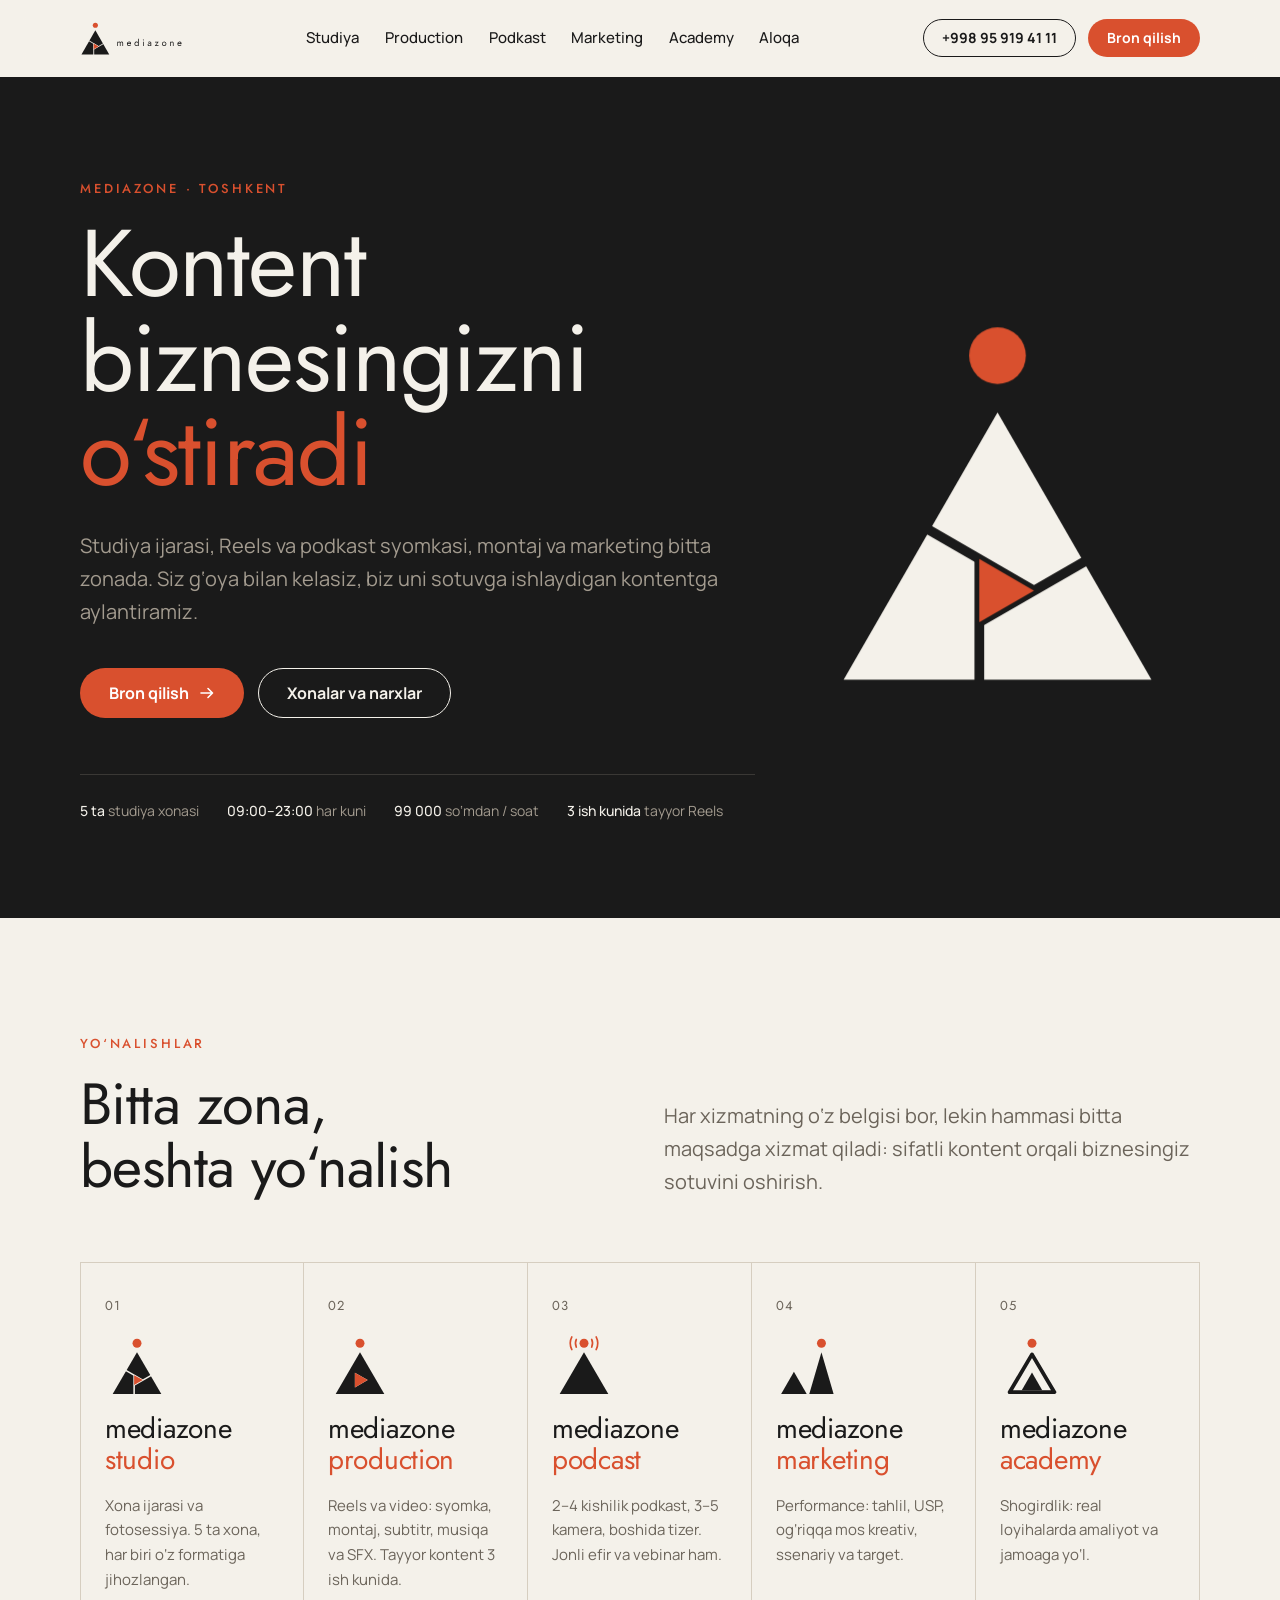
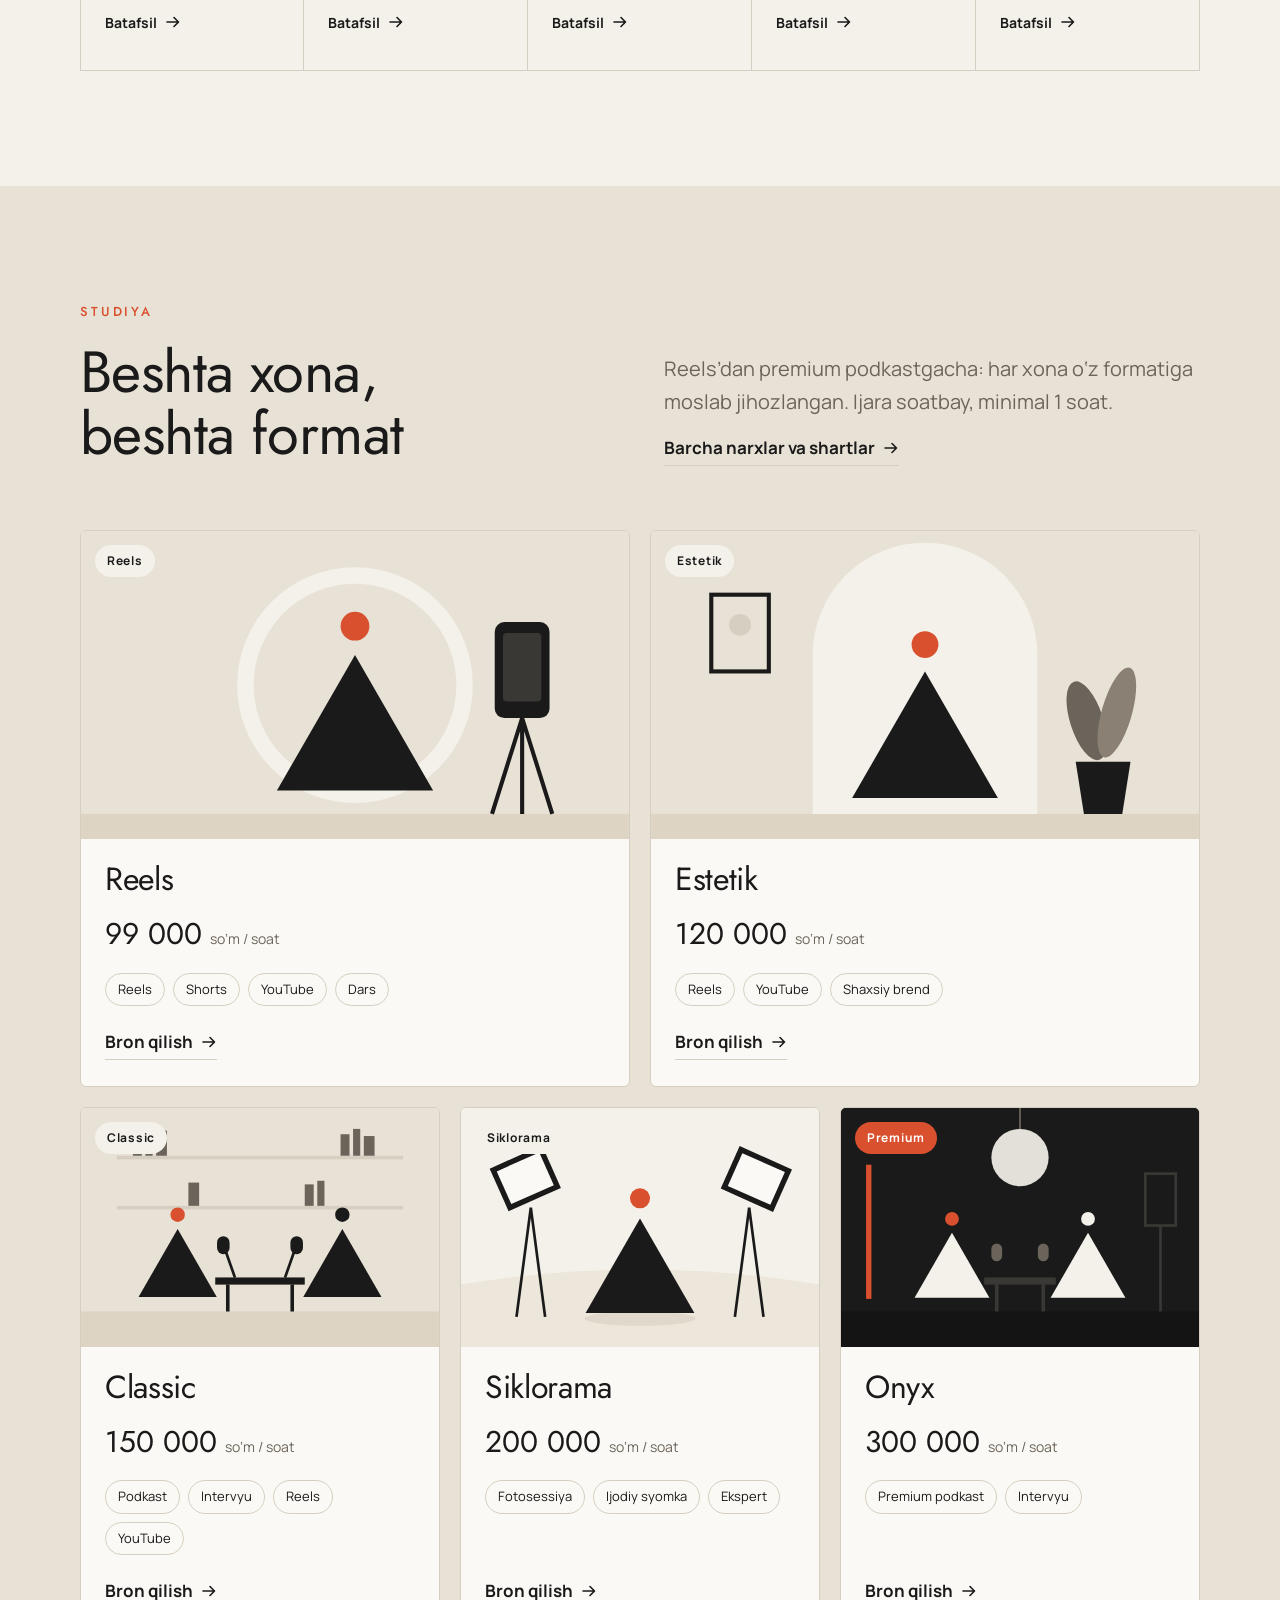
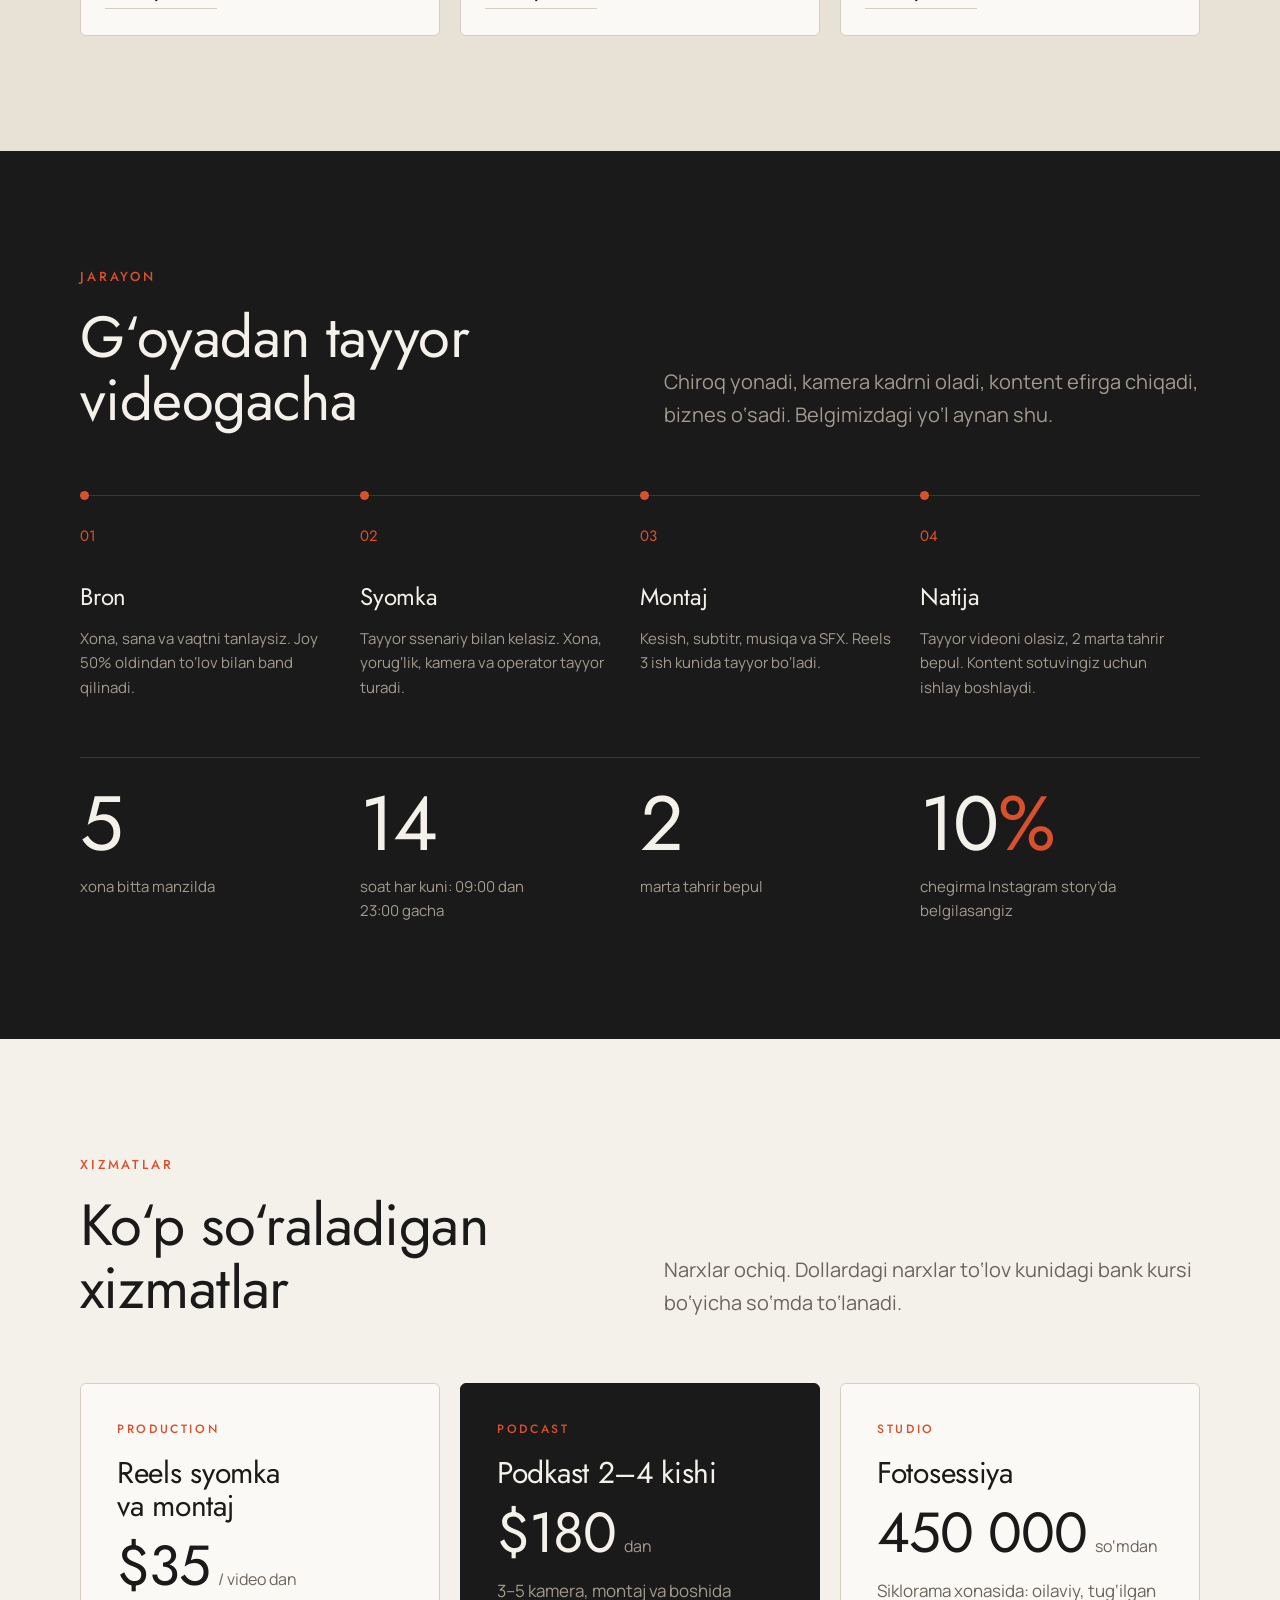
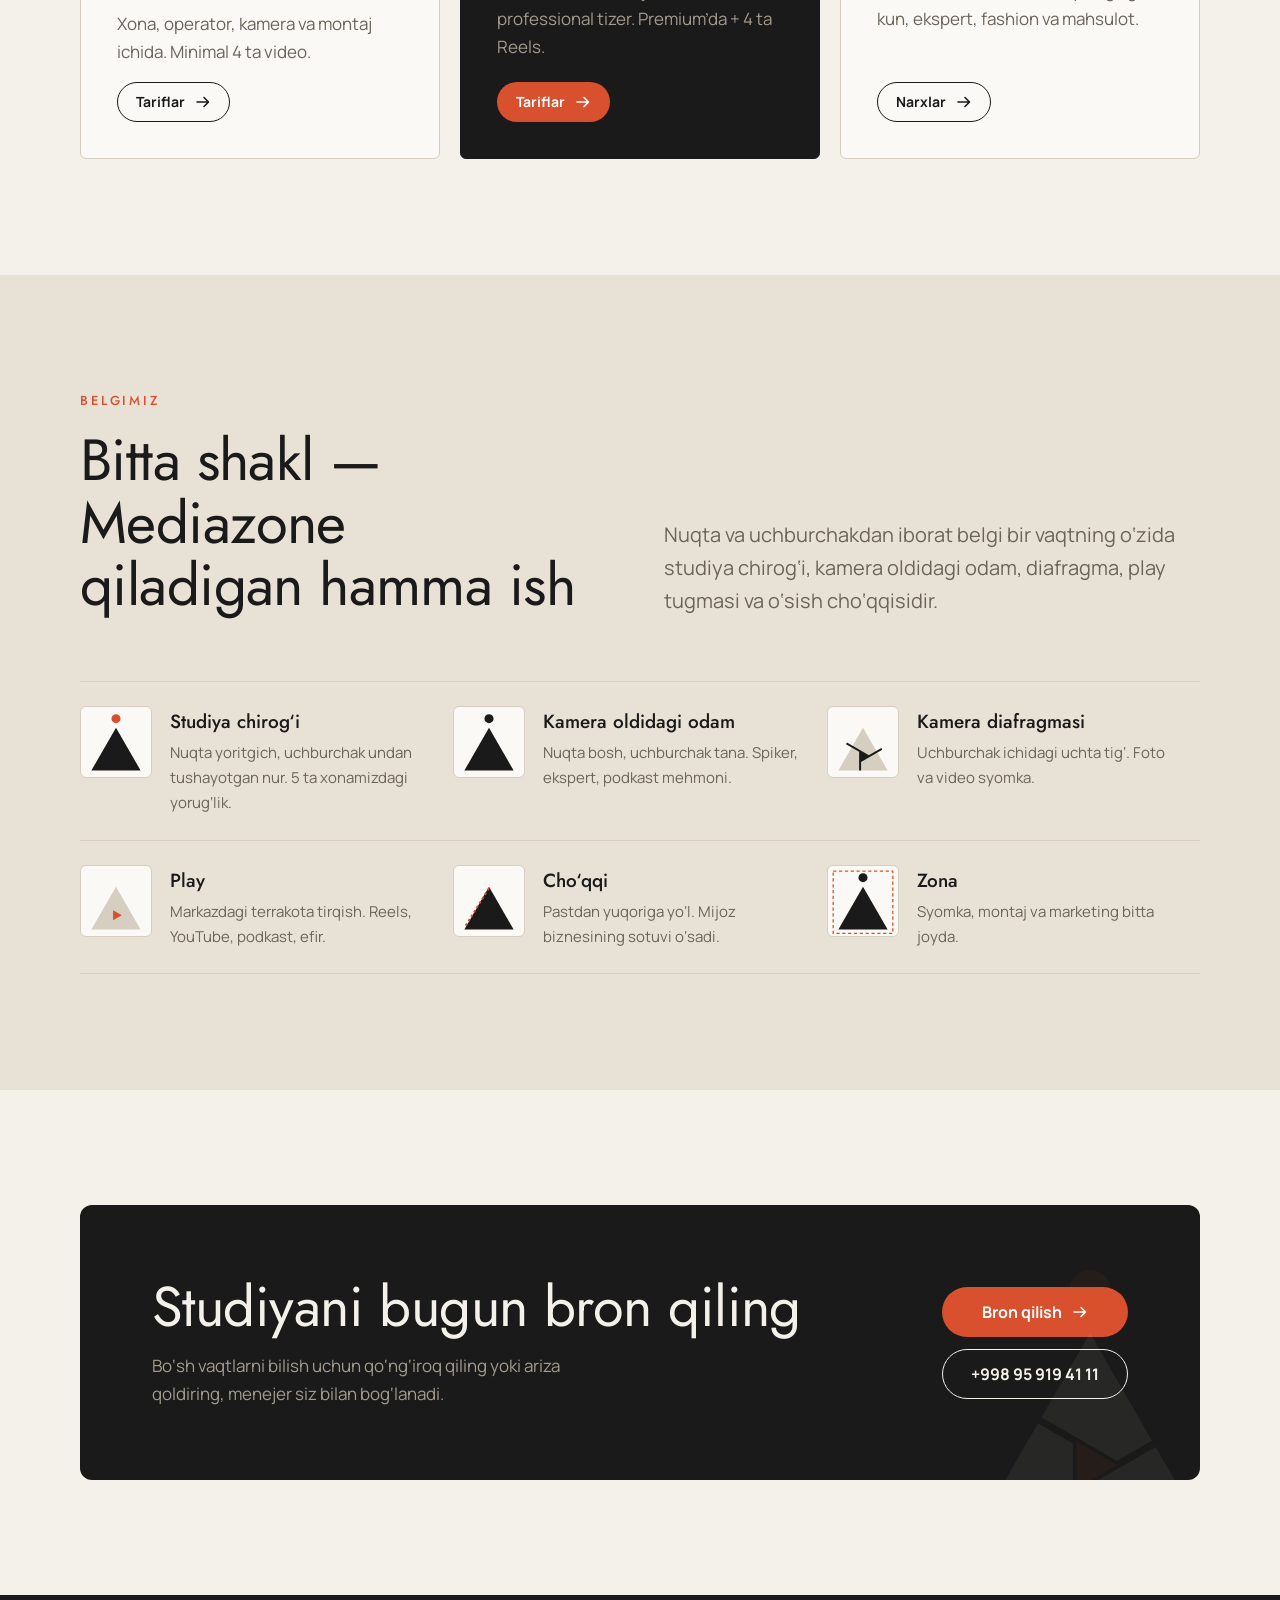
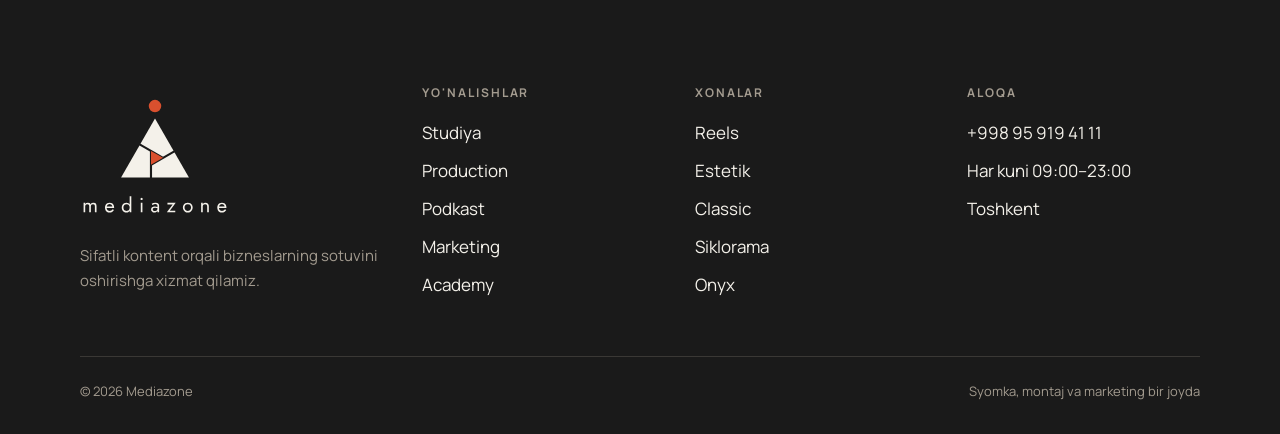
<file: index.html>
<!doctype html>
<html lang="uz">
<head>
<meta charset="utf-8">
<meta name="viewport" content="width=device-width, initial-scale=1">
<title>Mediazone — kontent studiyasi, Reels, podkast va marketing | Toshkent</title>
<meta name="description" content="Mediazone: 5 ta studiya xonasi, Reels va podkast syomkasi, montaj va performance marketing bir joyda. Toshkent, har kuni 09:00–23:00.">
<meta name="theme-color" content="#1A1A1A">
<link rel="icon" href="assets/img/favicon.svg" type="image/svg+xml">
<link rel="icon" href="assets/img/favicon-32.png" sizes="32x32" type="image/png">
<link rel="apple-touch-icon" href="assets/img/apple-touch-icon.png">
<meta property="og:type" content="website">
<meta property="og:title" content="Mediazone — kontent biznesingizni o‘stiradi">
<meta property="og:description" content="5 ta studiya xonasi · Reels · Podkast · Marketing">
<meta property="og:image" content="assets/img/og.png">
<link rel="preload" href="assets/fonts/Jost.woff2" as="font" type="font/woff2" crossorigin>
<link rel="preload" href="assets/fonts/Manrope.woff2" as="font" type="font/woff2" crossorigin>
<link rel="stylesheet" href="assets/css/style.css">
<script src="assets/js/config.js"></script>
</head>
<body data-page="home">
<header id="hdr" class="hdr"></header>

<main>
  <!-- Bosh ekran -->
  <section class="hero dark">
    <div class="wrap">
      <div>
        <span class="ey">Mediazone · Toshkent</span>
        <h1 class="mt-s">Kontent biznesingizni <em>o‘stiradi</em></h1>
        <p class="lead">Studiya ijarasi, Reels va podkast syomkasi, montaj va marketing bitta zonada. Siz g‘oya bilan kelasiz, biz uni sotuvga ishlaydigan kontentga aylantiramiz.</p>
        <div class="hero-cta">
          <a class="btn btn-terra" href="aloqa.html#bron" data-arrow>Bron qilish</a>
          <a class="btn btn-line" href="studio.html">Xonalar va narxlar</a>
        </div>
        <div class="hero-meta">
          <span><b>5 ta</b> studiya xonasi</span>
          <span><b>09:00–23:00</b> har kuni</span>
          <span><b>99 000</b> so‘mdan / soat</span>
          <span><b>3 ish kunida</b> tayyor Reels</span>
        </div>
      </div>
      <svg class="hero-mark mk" viewBox="0 -3 100 96" role="img" aria-label="Mediazone belgisi: terrakota nuqta, ostida ichida diafragma tig‘lari va play tirqishi bor uchburchak">
        <defs>
          <mask id="hm" maskUnits="userSpaceOnUse" x="0" y="0" width="100" height="100">
            <polygon points="50,24 88,90 12,90" fill="#fff"/>
            <g stroke="#000" stroke-width="2.4"><path d="M45.5 75.8L92 49"/><path d="M59 68L10 39.7"/><path d="M45.5 60.2L45.5 104"/></g>
            <polygon points="59,68 45.5,60.2 45.5,75.8" fill="#000"/>
          </mask>
        </defs>
        <g class="m-tri"><rect x="0" y="0" width="100" height="100" fill="#F4F1EA" mask="url(#hm)"/></g>
        <polygon class="m-play" points="59,68 45.5,60.2 45.5,75.8" fill="#D9502E"/>
        <circle class="m-dot" cx="50" cy="10" r="7" fill="#D9502E"/>
      </svg>
    </div>
  </section>

  <!-- Yo'nalishlar -->
  <section class="sec">
    <div class="wrap">
      <div class="sec-head rv">
        <div><span class="ey">Yo‘nalishlar</span><h2>Bitta zona, beshta yo‘nalish</h2></div>
        <p class="lead">Har xizmatning o‘z belgisi bor, lekin hammasi bitta maqsadga xizmat qiladi: sifatli kontent orqali biznesingiz sotuvini oshirish.</p>
      </div>
      <div class="dirs rv">
        <a class="dir" href="studio.html"><span class="n">01</span><img src="assets/brand/yonalish_studio_belgi.svg" alt="" width="64" height="62"><h3>mediazone <span>studio</span></h3><p>Xona ijarasi va fotosessiya. 5 ta xona, har biri o‘z formatiga jihozlangan.</p><span class="go">Batafsil<svg class="arrow" viewBox="0 0 16 16" fill="none" aria-hidden="true"><path d="M2 8h11M9 3.5 13.5 8 9 12.5" stroke="currentColor" stroke-width="1.6" stroke-linecap="round" stroke-linejoin="round"/></svg></span></a>
        <a class="dir" href="production.html"><span class="n">02</span><img src="assets/brand/yonalish_production_belgi.svg" alt="" width="64" height="62"><h3>mediazone <span>production</span></h3><p>Reels va video: syomka, montaj, subtitr, musiqa va SFX. Tayyor kontent 3 ish kunida.</p><span class="go">Batafsil<svg class="arrow" viewBox="0 0 16 16" fill="none" aria-hidden="true"><path d="M2 8h11M9 3.5 13.5 8 9 12.5" stroke="currentColor" stroke-width="1.6" stroke-linecap="round" stroke-linejoin="round"/></svg></span></a>
        <a class="dir" href="podcast.html"><span class="n">03</span><img src="assets/brand/yonalish_podcast_belgi.svg" alt="" width="64" height="62"><h3>mediazone <span>podcast</span></h3><p>2–4 kishilik podkast, 3–5 kamera, boshida tizer. Jonli efir va vebinar ham.</p><span class="go">Batafsil<svg class="arrow" viewBox="0 0 16 16" fill="none" aria-hidden="true"><path d="M2 8h11M9 3.5 13.5 8 9 12.5" stroke="currentColor" stroke-width="1.6" stroke-linecap="round" stroke-linejoin="round"/></svg></span></a>
        <a class="dir" href="marketing.html"><span class="n">04</span><img src="assets/brand/yonalish_marketing_belgi.svg" alt="" width="64" height="62"><h3>mediazone <span>marketing</span></h3><p>Performance: tahlil, USP, og‘riqqa mos kreativ, ssenariy va target.</p><span class="go">Batafsil<svg class="arrow" viewBox="0 0 16 16" fill="none" aria-hidden="true"><path d="M2 8h11M9 3.5 13.5 8 9 12.5" stroke="currentColor" stroke-width="1.6" stroke-linecap="round" stroke-linejoin="round"/></svg></span></a>
        <a class="dir" href="academy.html"><span class="n">05</span><img src="assets/brand/yonalish_academy_belgi.svg" alt="" width="64" height="62"><h3>mediazone <span>academy</span></h3><p>Shogirdlik: real loyihalarda amaliyot va jamoaga yo‘l.</p><span class="go">Batafsil<svg class="arrow" viewBox="0 0 16 16" fill="none" aria-hidden="true"><path d="M2 8h11M9 3.5 13.5 8 9 12.5" stroke="currentColor" stroke-width="1.6" stroke-linecap="round" stroke-linejoin="round"/></svg></span></a>
      </div>
    </div>
  </section>

  <!-- Xonalar -->
  <section class="sec qum">
    <div class="wrap">
      <div class="sec-head rv">
        <div><span class="ey">Studiya</span><h2>Beshta xona, beshta format</h2></div>
        <div><p class="lead">Reels’dan premium podkastgacha: har xona o‘z formatiga moslab jihozlangan. Ijara soatbay, minimal 1 soat.</p><p class="mt-s"><a class="link" href="studio.html" data-arrow>Barcha narxlar va shartlar</a></p></div>
      </div>
      <div class="rooms">
        <article class="room rv"><div class="art" data-art="reels" data-label="Reels xonasi chizmasi"><span class="tag">Reels</span></div><div class="body"><h3>Reels</h3><div class="price"><b>99 000</b><span>so‘m / soat</span></div><ul><li>Reels</li><li>Shorts</li><li>YouTube</li><li>Dars</li></ul><div class="foot"><a class="link" href="aloqa.html?xona=reels#bron" data-arrow>Bron qilish</a></div></div></article>
        <article class="room rv"><div class="art" data-art="estetik" data-label="Estetik xonasi chizmasi"><span class="tag">Estetik</span></div><div class="body"><h3>Estetik</h3><div class="price"><b>120 000</b><span>so‘m / soat</span></div><ul><li>Reels</li><li>YouTube</li><li>Shaxsiy brend</li></ul><div class="foot"><a class="link" href="aloqa.html?xona=estetik#bron" data-arrow>Bron qilish</a></div></div></article>
        <article class="room rv"><div class="art" data-art="classic" data-label="Classic xonasi chizmasi"><span class="tag">Classic</span></div><div class="body"><h3>Classic</h3><div class="price"><b>150 000</b><span>so‘m / soat</span></div><ul><li>Podkast</li><li>Intervyu</li><li>Reels</li><li>YouTube</li></ul><div class="foot"><a class="link" href="aloqa.html?xona=classic#bron" data-arrow>Bron qilish</a></div></div></article>
        <article class="room rv"><div class="art" data-art="siklorama" data-label="Siklorama xonasi chizmasi"><span class="tag">Siklorama</span></div><div class="body"><h3>Siklorama</h3><div class="price"><b>200 000</b><span>so‘m / soat</span></div><ul><li>Fotosessiya</li><li>Ijodiy syomka</li><li>Ekspert</li></ul><div class="foot"><a class="link" href="aloqa.html?xona=siklorama#bron" data-arrow>Bron qilish</a></div></div></article>
        <article class="room onyx rv"><div class="art" data-art="onyx" data-label="Onyx zali chizmasi"><span class="tag">Premium</span></div><div class="body"><h3>Onyx</h3><div class="price"><b>300 000</b><span>so‘m / soat</span></div><ul><li>Premium podkast</li><li>Intervyu</li></ul><div class="foot"><a class="link" href="aloqa.html?xona=onyx#bron" data-arrow>Bron qilish</a></div></div></article>
      </div>
    </div>
  </section>

  <!-- Qanday ishlaymiz -->
  <section class="sec dark">
    <div class="wrap">
      <div class="sec-head rv">
        <div><span class="ey">Jarayon</span><h2>G‘oyadan tayyor videogacha</h2></div>
        <p class="lead">Chiroq yonadi, kamera kadrni oladi, kontent efirga chiqadi, biznes o‘sadi. Belgimizdagi yo‘l aynan shu.</p>
      </div>
      <div class="steps rv">
        <div class="step"><h3>Bron</h3><p>Xona, sana va vaqtni tanlaysiz. Joy 50% oldindan to‘lov bilan band qilinadi.</p></div>
        <div class="step"><h3>Syomka</h3><p>Tayyor ssenariy bilan kelasiz. Xona, yorug‘lik, kamera va operator tayyor turadi.</p></div>
        <div class="step"><h3>Montaj</h3><p>Kesish, subtitr, musiqa va SFX. Reels 3 ish kunida tayyor bo‘ladi.</p></div>
        <div class="step"><h3>Natija</h3><p>Tayyor videoni olasiz, 2 marta tahrir bepul. Kontent sotuvingiz uchun ishlay boshlaydi.</p></div>
      </div>
      <div class="facts mt-l rv">
        <div class="fact"><b>5</b><span>xona bitta manzilda</span></div>
        <div class="fact"><b>14</b><span>soat har kuni: 09:00 dan 23:00 gacha</span></div>
        <div class="fact"><b>2</b><span>marta tahrir bepul</span></div>
        <div class="fact"><b>10<i>%</i></b><span>chegirma Instagram story’da belgilasangiz</span></div>
      </div>
    </div>
  </section>

  <!-- Mashhur xizmatlar -->
  <section class="sec">
    <div class="wrap">
      <div class="sec-head rv">
        <div><span class="ey">Xizmatlar</span><h2>Ko‘p so‘raladigan xizmatlar</h2></div>
        <p class="lead">Narxlar ochiq. Dollardagi narxlar to‘lov kunidagi bank kursi bo‘yicha so‘mda to‘lanadi.</p>
      </div>
      <div class="cards">
        <div class="card rv"><span class="ey">Production</span><h3>Reels syomka va montaj</h3><div class="big">$35<small>/ video dan</small></div><p class="muted">Xona, operator, kamera va montaj ichida. Minimal 4 ta video.</p><a class="btn btn-line btn-sm" href="production.html" data-arrow>Tariflar</a></div>
        <div class="card feat rv"><span class="ey">Podcast</span><h3>Podkast 2–4 kishi</h3><div class="big">$180<small>dan</small></div><p class="muted">3–5 kamera, montaj va boshida professional tizer. Premium’da + 4 ta Reels.</p><a class="btn btn-terra btn-sm" href="podcast.html" data-arrow>Tariflar</a></div>
        <div class="card rv"><span class="ey">Studio</span><h3>Fotosessiya</h3><div class="big">450 000<small>so‘mdan</small></div><p class="muted">Siklorama xonasida: oilaviy, tug‘ilgan kun, ekspert, fashion va mahsulot.</p><a class="btn btn-line btn-sm" href="studio.html#foto" data-arrow>Narxlar</a></div>
      </div>
    </div>
  </section>

  <!-- Belgi ma'nosi -->
  <section class="sec qum">
    <div class="wrap">
      <div class="sec-head rv">
        <div><span class="ey">Belgimiz</span><h2>Bitta shakl — Mediazone qiladigan hamma ish</h2></div>
        <p class="lead">Nuqta va uchburchakdan iborat belgi bir vaqtning o‘zida studiya chirog‘i, kamera oldidagi odam, diafragma, play tugmasi va o‘sish cho‘qqisidir.</p>
      </div>
      <div class="means rv">
        <div class="mean"><svg viewBox="-4 -6 108 104" aria-hidden="true"><polygon points="50,24 88,90 12,90" fill="#1A1A1A"/><circle cx="50" cy="10" r="7" fill="#D9502E"/></svg><div><b>Studiya chirog‘i</b><p>Nuqta yoritgich, uchburchak undan tushayotgan nur. 5 ta xonamizdagi yorug‘lik.</p></div></div>
        <div class="mean"><svg viewBox="-4 -6 108 104" aria-hidden="true"><polygon points="50,24 88,90 12,90" fill="#1A1A1A"/><circle cx="50" cy="10" r="7" fill="#1A1A1A"/></svg><div><b>Kamera oldidagi odam</b><p>Nuqta bosh, uchburchak tana. Spiker, ekspert, podkast mehmoni.</p></div></div>
        <div class="mean"><svg viewBox="-4 -6 108 104" aria-hidden="true"><polygon points="50,24 88,90 12,90" fill="#D6CEC0"/><g stroke="#1A1A1A" stroke-width="3"><path d="M45.5 75.8L79 56.5"/><path d="M59 68L24.5 48"/><path d="M45.5 60.2L45.5 90"/></g><polygon points="59,68 45.5,60.2 45.5,75.8" fill="#1A1A1A"/></svg><div><b>Kamera diafragmasi</b><p>Uchburchak ichidagi uchta tig‘. Foto va video syomka.</p></div></div>
        <div class="mean"><svg viewBox="-4 -6 108 104" aria-hidden="true"><polygon points="50,24 88,90 12,90" fill="#D6CEC0"/><polygon points="59,68 45.5,60.2 45.5,75.8" fill="#D9502E"/></svg><div><b>Play</b><p>Markazdagi terrakota tirqish. Reels, YouTube, podkast, efir.</p></div></div>
        <div class="mean"><svg viewBox="-4 -6 108 104" aria-hidden="true"><polygon points="50,24 88,90 12,90" fill="#1A1A1A"/><path d="M14 84L50 26" stroke="#D9502E" stroke-width="3" stroke-dasharray="4 4"/></svg><div><b>Cho‘qqi</b><p>Pastdan yuqoriga yo‘l. Mijoz biznesining sotuvi o‘sadi.</p></div></div>
        <div class="mean"><svg viewBox="-4 -6 108 104" aria-hidden="true"><rect x="4" y="0" width="92" height="96" fill="none" stroke="#D9502E" stroke-width="2" stroke-dasharray="5 4"/><polygon points="50,24 88,90 12,90" fill="#1A1A1A"/><circle cx="50" cy="10" r="7" fill="#1A1A1A"/></svg><div><b>Zona</b><p>Syomka, montaj va marketing bitta joyda.</p></div></div>
      </div>
    </div>
  </section>

  <!-- CTA -->
  <section class="sec">
    <div class="wrap">
      <div class="cta-band rv">
        <img class="bg" src="assets/brand/belgi_teskari.svg" alt="">
        <div><h2>Studiyani bugun bron qiling</h2><p>Bo‘sh vaqtlarni bilish uchun qo‘ng‘iroq qiling yoki ariza qoldiring, menejer siz bilan bog‘lanadi.</p></div>
        <div class="acts">
          <a class="btn btn-terra" href="aloqa.html#bron" data-arrow>Bron qilish</a>
          <a class="btn btn-line" data-mz="phone" data-mz-hide href="#">Qo‘ng‘iroq</a>
        </div>
      </div>
    </div>
  </section>
</main>

<footer id="ftr"></footer>
<script src="assets/js/site.js"></script>
</body>
</html>
</file>
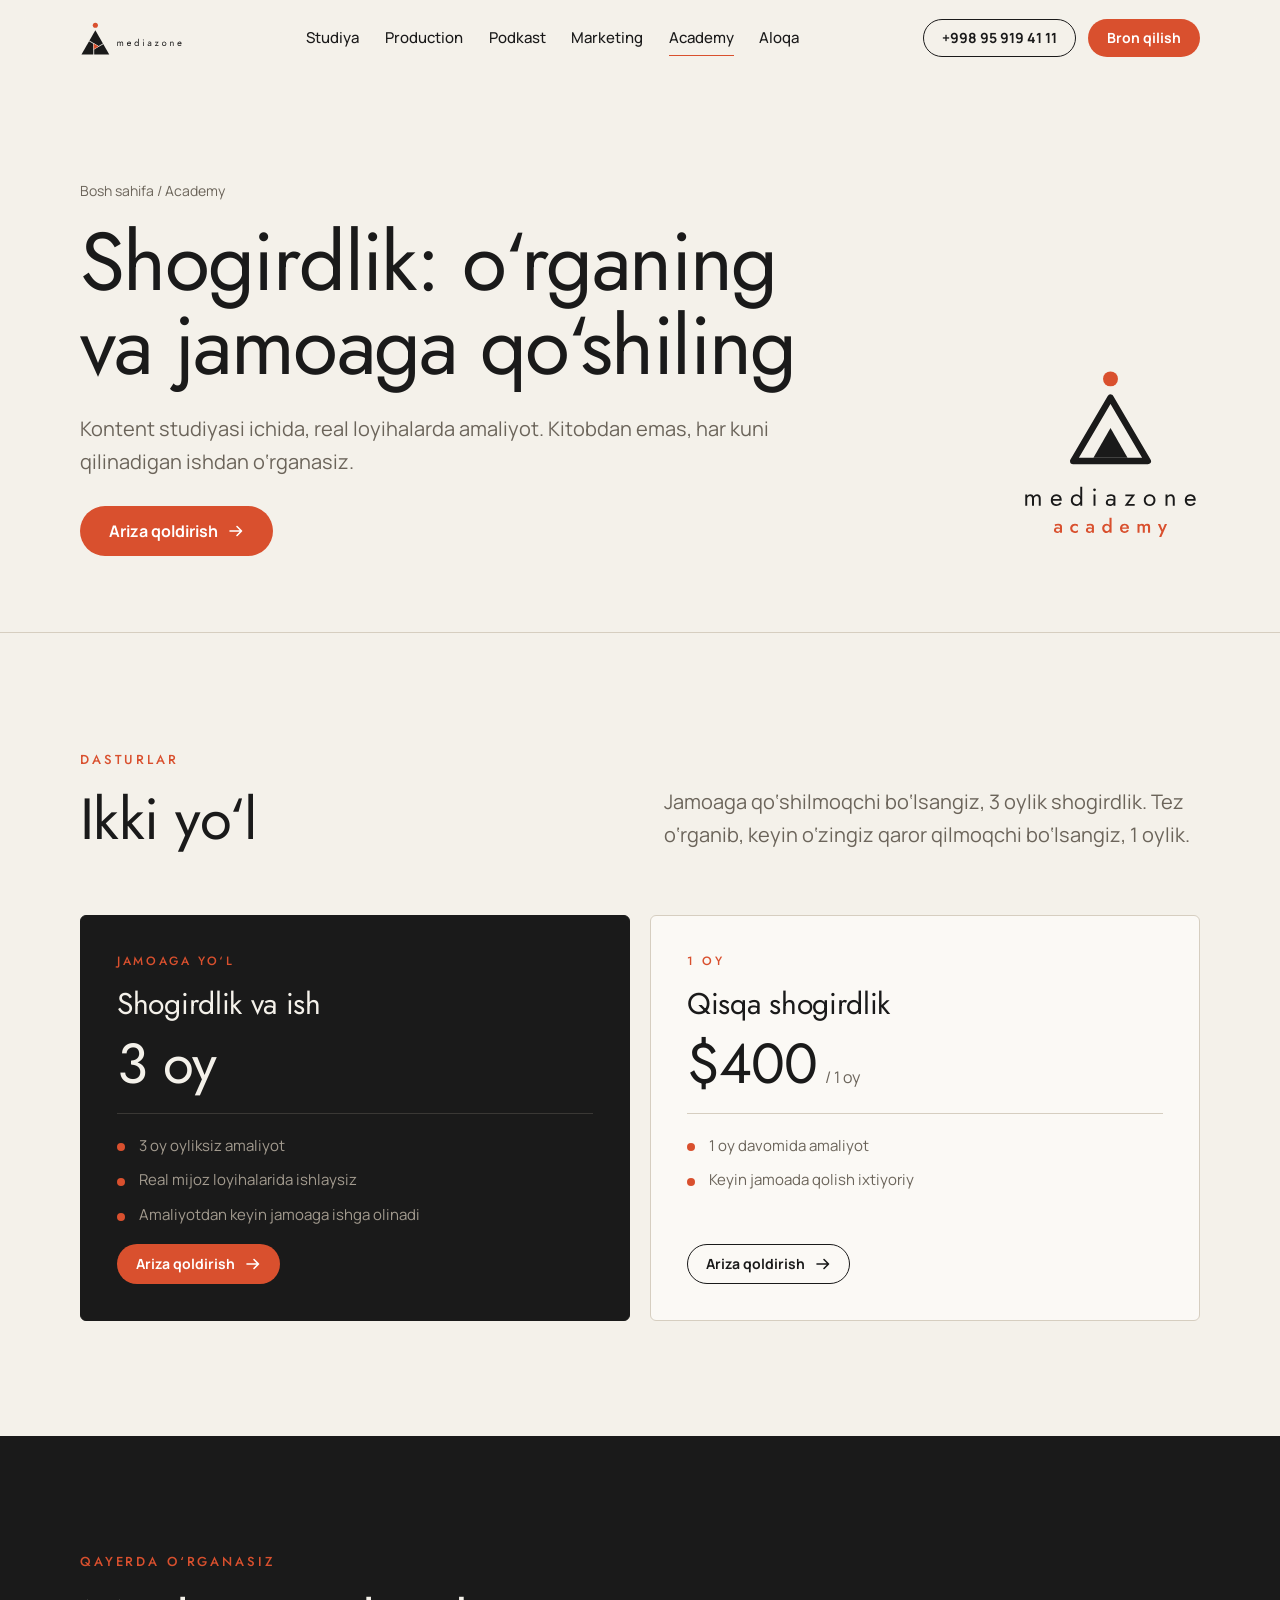
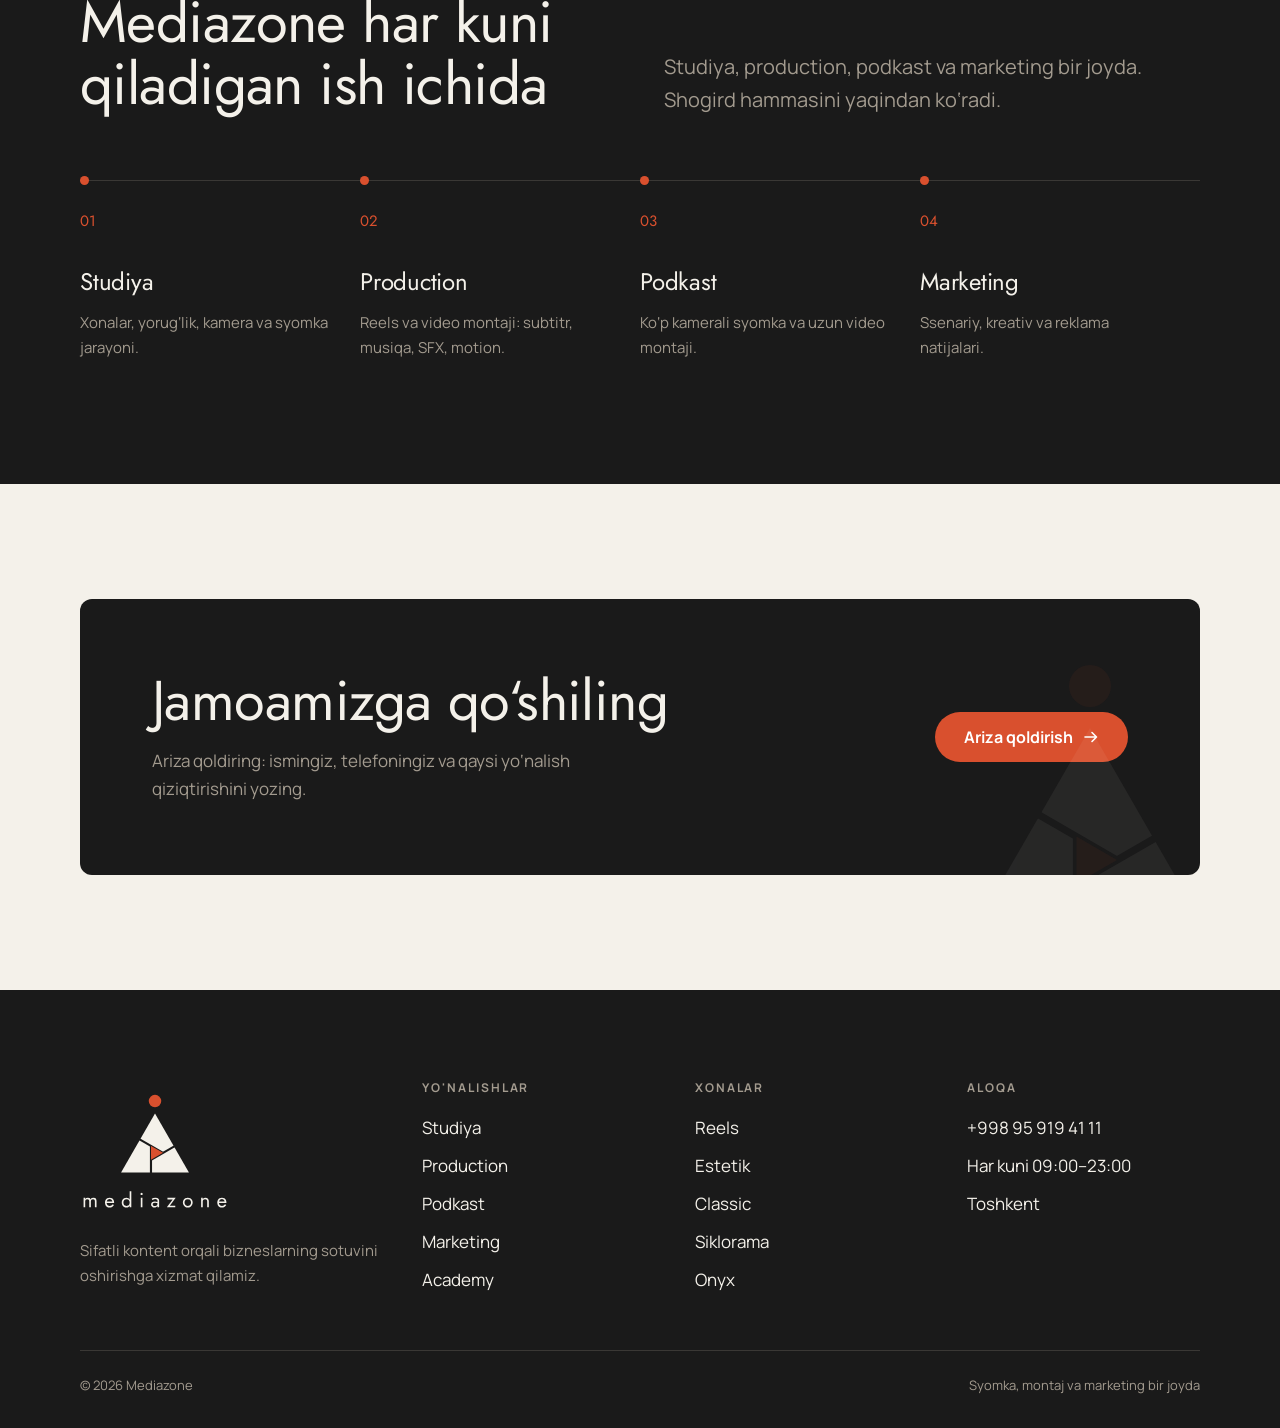
<file: academy.html>
<!doctype html>
<html lang="uz">
<head>
<meta charset="utf-8">
<meta name="viewport" content="width=device-width, initial-scale=1">
<title>Shogirdlik — Mediazone academy</title>
<meta name="description" content="Mediazone academy: 3 oylik shogirdlik — amaliyotdan keyin jamoaga ishga olinadi. 1 oylik shogirdlik — $400.">
<meta name="theme-color" content="#1A1A1A">
<link rel="icon" href="assets/img/favicon.svg" type="image/svg+xml">
<link rel="icon" href="assets/img/favicon-32.png" sizes="32x32" type="image/png">
<link rel="apple-touch-icon" href="assets/img/apple-touch-icon.png">
<meta property="og:title" content="Shogirdlik — Mediazone academy">
<meta property="og:image" content="assets/img/og.png">
<link rel="preload" href="assets/fonts/Jost.woff2" as="font" type="font/woff2" crossorigin>
<link rel="stylesheet" href="assets/css/style.css">
<script src="assets/js/config.js"></script>
</head>
<body data-page="academy">
<header id="hdr" class="hdr"></header>

<main>
  <section class="phero">
    <div class="wrap">
      <div>
        <p class="crumbs"><a href="index.html">Bosh sahifa</a> / Academy</p>
        <h1>Shogirdlik: o‘rganing va jamoaga qo‘shiling</h1>
        <p class="lead">Kontent studiyasi ichida, real loyihalarda amaliyot. Kitobdan emas, har kuni qilinadigan ishdan o‘rganasiz.</p>
        <div class="gap mt"><a class="btn btn-terra" href="aloqa.html?xizmat=academy#bron" data-arrow>Ariza qoldirish</a></div>
      </div>
      <img class="phero-mark" src="assets/brand/yonalish_academy_logo.svg" alt="mediazone academy" width="190" height="210">
    </div>
  </section>

  <section class="sec">
    <div class="wrap">
      <div class="sec-head rv">
        <div><span class="ey">Dasturlar</span><h2>Ikki yo‘l</h2></div>
        <p class="lead">Jamoaga qo‘shilmoqchi bo‘lsangiz, 3 oylik shogirdlik. Tez o‘rganib, keyin o‘zingiz qaror qilmoqchi bo‘lsangiz, 1 oylik.</p>
      </div>
      <div class="cards">
        <div class="card feat rv">
          <span class="ey">Jamoaga yo‘l</span><h3>Shogirdlik va ish</h3>
          <div class="big">3 oy</div><hr>
          <ul><li>3 oy oyliksiz amaliyot</li><li>Real mijoz loyihalarida ishlaysiz</li><li>Amaliyotdan keyin jamoaga ishga olinadi</li></ul>
          <a class="btn btn-terra btn-sm" href="aloqa.html?xizmat=academy#bron" data-arrow>Ariza qoldirish</a>
        </div>
        <div class="card rv">
          <span class="ey">1 oy</span><h3>Qisqa shogirdlik</h3>
          <div class="big">$400<small>/ 1 oy</small></div><hr>
          <ul><li>1 oy davomida amaliyot</li><li>Keyin jamoada qolish ixtiyoriy</li></ul>
          <a class="btn btn-line btn-sm" href="aloqa.html?xizmat=academy#bron" data-arrow>Ariza qoldirish</a>
        </div>
      </div>
    </div>
  </section>

  <section class="sec dark">
    <div class="wrap">
      <div class="sec-head rv">
        <div><span class="ey">Qayerda o‘rganasiz</span><h2>Mediazone har kuni qiladigan ish ichida</h2></div>
        <p class="lead">Studiya, production, podkast va marketing bir joyda. Shogird hammasini yaqindan ko‘radi.</p>
      </div>
      <div class="steps rv">
        <div class="step"><h3>Studiya</h3><p>Xonalar, yorug‘lik, kamera va syomka jarayoni.</p></div>
        <div class="step"><h3>Production</h3><p>Reels va video montaji: subtitr, musiqa, SFX, motion.</p></div>
        <div class="step"><h3>Podkast</h3><p>Ko‘p kamerali syomka va uzun video montaji.</p></div>
        <div class="step"><h3>Marketing</h3><p>Ssenariy, kreativ va reklama natijalari.</p></div>
      </div>
    </div>
  </section>

  <section class="sec">
    <div class="wrap">
      <div class="cta-band rv">
        <img class="bg" src="assets/brand/belgi_teskari.svg" alt="">
        <div><h2>Jamoamizga qo‘shiling</h2><p>Ariza qoldiring: ismingiz, telefoningiz va qaysi yo‘nalish qiziqtirishini yozing.</p></div>
        <div class="acts"><a class="btn btn-terra" href="aloqa.html?xizmat=academy#bron" data-arrow>Ariza qoldirish</a></div>
      </div>
    </div>
  </section>
</main>

<footer id="ftr"></footer>
<script src="assets/js/site.js"></script>
</body>
</html>
</file>
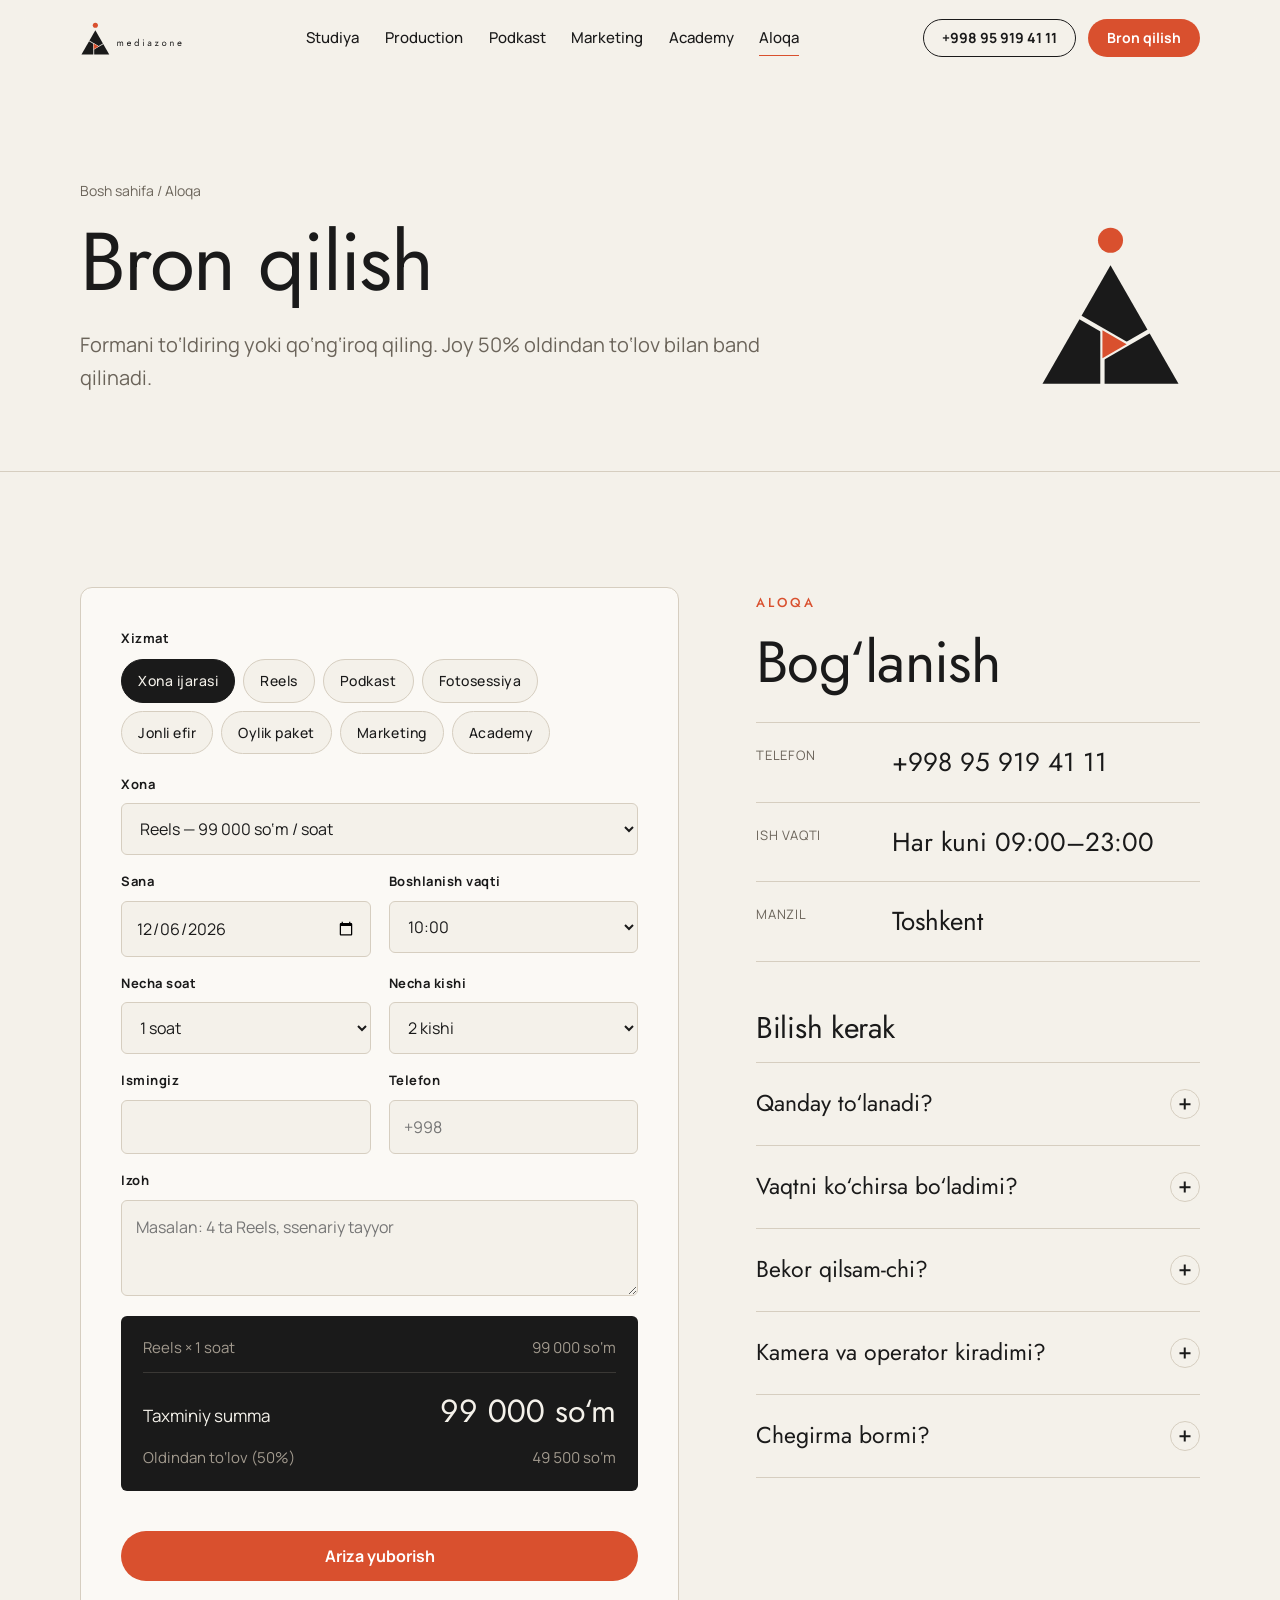
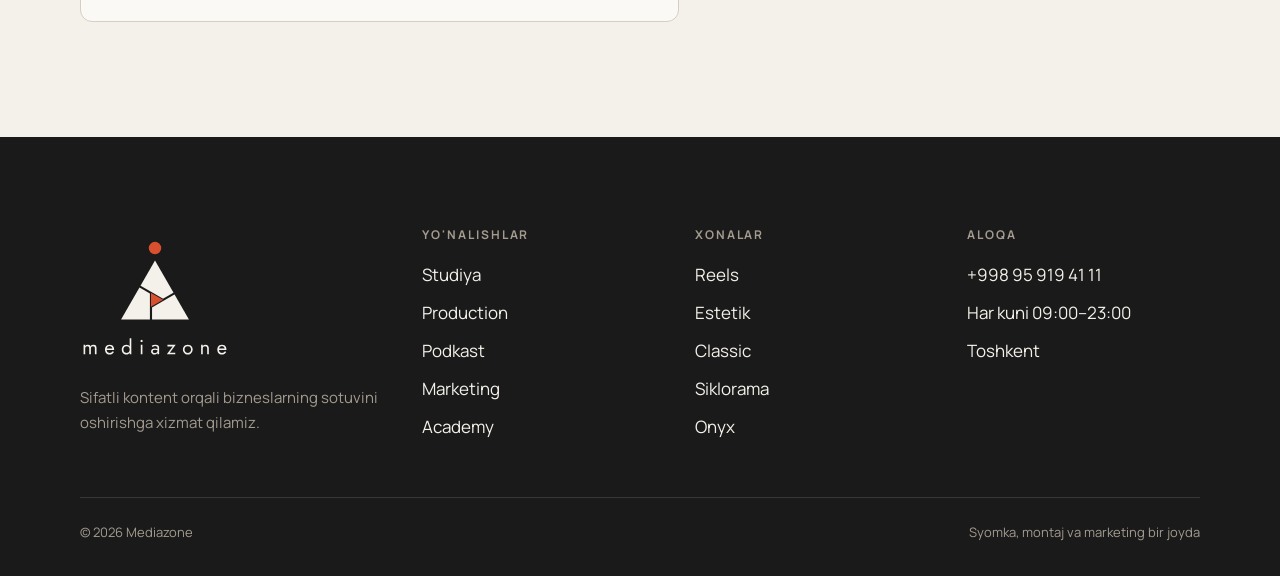
<file: aloqa.html>
<!doctype html>
<html lang="uz">
<head>
<meta charset="utf-8">
<meta name="viewport" content="width=device-width, initial-scale=1">
<title>Bron qilish va aloqa — Mediazone</title>
<meta name="description" content="Mediazone studiyasini bron qiling: xona, sana va vaqtni tanlang, narxni darhol ko‘ring. Har kuni 09:00–23:00, Toshkent.">
<meta name="theme-color" content="#1A1A1A">
<link rel="icon" href="assets/img/favicon.svg" type="image/svg+xml">
<link rel="icon" href="assets/img/favicon-32.png" sizes="32x32" type="image/png">
<link rel="apple-touch-icon" href="assets/img/apple-touch-icon.png">
<meta property="og:title" content="Bron qilish — Mediazone">
<meta property="og:image" content="assets/img/og.png">
<link rel="preload" href="assets/fonts/Jost.woff2" as="font" type="font/woff2" crossorigin>
<link rel="stylesheet" href="assets/css/style.css">
<script src="assets/js/config.js"></script>
</head>
<body data-page="aloqa">
<header id="hdr" class="hdr"></header>

<main>
  <section class="phero">
    <div class="wrap">
      <div>
        <p class="crumbs"><a href="index.html">Bosh sahifa</a> / Aloqa</p>
        <h1>Bron qilish</h1>
        <p class="lead">Formani to‘ldiring yoki qo‘ng‘iroq qiling. Joy 50% oldindan to‘lov bilan band qilinadi.</p>
      </div>
      <img class="phero-mark" src="assets/brand/belgi_rangli.svg" alt="" width="190" height="182">
    </div>
  </section>

  <section class="sec" id="bron">
    <div class="wrap split wide">
      <form class="form rv" id="bronForm" novalidate>
        <fieldset class="seg fld full" id="xizmatSeg">
          <legend>Xizmat</legend>
          <label><input type="radio" name="xizmat" value="xona" checked><span>Xona ijarasi</span></label>
          <label><input type="radio" name="xizmat" value="reels"><span>Reels</span></label>
          <label><input type="radio" name="xizmat" value="podkast"><span>Podkast</span></label>
          <label><input type="radio" name="xizmat" value="foto"><span>Fotosessiya</span></label>
          <label><input type="radio" name="xizmat" value="efir"><span>Jonli efir</span></label>
          <label><input type="radio" name="xizmat" value="paket"><span>Oylik paket</span></label>
          <label><input type="radio" name="xizmat" value="marketing"><span>Marketing</span></label>
          <label><input type="radio" name="xizmat" value="academy"><span>Academy</span></label>
        </fieldset>

        <div class="fgrid">
          <div class="fld full" data-for="xona podkast efir foto">
            <label for="xona">Xona</label>
            <select id="xona" name="xona">
              <option value="reels">Reels — 99 000 so‘m / soat</option>
              <option value="estetik">Estetik — 120 000 so‘m / soat</option>
              <option value="classic">Classic — 150 000 so‘m / soat</option>
              <option value="siklorama">Siklorama — 200 000 so‘m / soat</option>
              <option value="onyx">Onyx — 300 000 so‘m / soat</option>
            </select>
          </div>
          <div class="fld" data-for="xona reels podkast foto efir">
            <label for="sana">Sana</label>
            <input id="sana" name="sana" type="date">
          </div>
          <div class="fld" data-for="xona reels podkast foto efir">
            <label for="vaqt">Boshlanish vaqti</label>
            <select id="vaqt" name="vaqt"></select>
          </div>
          <div class="fld" data-for="xona">
            <label for="soat">Necha soat</label>
            <select id="soat" name="soat"></select>
          </div>
          <div class="fld" data-for="xona">
            <label for="odam">Necha kishi</label>
            <select id="odam" name="odam"></select>
          </div>
          <div class="fld">
            <label for="ism">Ismingiz</label>
            <input id="ism" name="ism" type="text" autocomplete="name" required>
          </div>
          <div class="fld">
            <label for="tel">Telefon</label>
            <input id="tel" name="tel" type="tel" inputmode="tel" autocomplete="tel" placeholder="+998" required>
          </div>
          <div class="fld full">
            <label for="izoh">Izoh</label>
            <textarea id="izoh" name="izoh" placeholder="Masalan: 4 ta Reels, ssenariy tayyor"></textarea>
          </div>
        </div>

        <div class="calc" id="calc" aria-live="polite">
          <div class="row"><span id="cRoom">Xona</span><span id="cBase" class="tnum">—</span></div>
          <div class="row" id="cNightRow" hidden><span>23:00 dan keyingi soatlar</span><span id="cNight" class="tnum">—</span></div>
          <div class="row" id="cPplRow" hidden><span id="cPplLbl">Qo‘shimcha odamlar</span><span id="cPpl" class="tnum">—</span></div>
          <div class="tot"><span>Taxminiy summa</span><b id="cTot" class="tnum">—</b></div>
          <div class="row"><span>Oldindan to‘lov (50%)</span><span id="cPre" class="tnum">—</span></div>
        </div>

        <p class="small muted" id="formErr" role="alert" style="color:var(--terra-q)"></p>
        <button class="btn btn-terra" type="submit">Ariza yuborish</button>

        <div class="ok" id="ok" role="status">
          <h3 class="h3">Arizangiz tayyor</h3>
          <p class="muted" id="okText">Qo‘ng‘iroq qiling yoki matnni nusxalab yuboring, menejer bo‘sh vaqtni tasdiqlaydi.</p>
          <pre id="okMsg"></pre>
          <div class="acts">
            <a class="btn btn-terra btn-sm" id="okCall" href="#">Qo‘ng‘iroq qilish</a>
            <button class="btn btn-line btn-sm" type="button" id="okCopy">Matnni nusxalash</button>
            <a class="btn btn-line btn-sm" id="okTg" href="#" target="_blank" rel="noopener" hidden>Telegram’da yozish</a>
          </div>
        </div>
      </form>

      <div class="rv">
        <span class="ey">Aloqa</span>
        <h2 class="h2 mt-s">Bog‘lanish</h2>
        <div class="contacts mt">
          <a href="#" data-mz-wrap="phone"><span>Telefon</span><span data-mz="phone"></span></a>
          <div><span>Ish vaqti</span><span data-mz="hours"></span></div>
          <div data-mz-wrap="address"><span>Manzil</span><span data-mz="address"></span></div>
          <a href="#" data-mz-wrap="telegram"><span>Telegram</span><span data-mz="telegram"></span></a>
          <a href="#" data-mz-wrap="instagram"><span>Instagram</span><span data-mz="instagram"></span></a>
        </div>

        <h3 class="h3 mt-l">Bilish kerak</h3>
        <div class="faq mt-s">
          <details><summary>Qanday to‘lanadi?<i></i></summary><div class="a">50% oldindan, qolgani kelganingizda. Dollardagi narxlar to‘lov kunidagi bank kursi bo‘yicha so‘mda.</div></details>
          <details><summary>Vaqtni ko‘chirsa bo‘ladimi?<i></i></summary><div class="a">Ha, kamida 1 kun oldin xabar bering.</div></details>
          <details><summary>Bekor qilsam-chi?<i></i></summary><div class="a">Syomka kuni yoki 2 soat qolganda bekor qilinsa, oldindan to‘lov qaytarilmaydi.</div></details>
          <details><summary>Kamera va operator kiradimi?<i></i></summary><div class="a">Xona ijarasiga kirmaydi. Operator + 1 kamera — 150 000, + 2 kamera — 250 000 so‘m / soat. Reels va podkast tariflarida operator va kamera narx ichida.</div></details>
          <details><summary>Chegirma bormi?<i></i></summary><div class="a">Instagram story qo‘yib bizni belgilasangiz — 10%. 5 ta tashrifdan keyin 6-tashrifda istalgan xona 1 soat bepul.</div></details>
        </div>
      </div>
    </div>
  </section>
</main>

<footer id="ftr"></footer>
<script src="assets/js/site.js"></script>
<script>
(function () {
  var C = window.MZ || {};
  var PRICE = { reels: 99000, estetik: 120000, classic: 150000, siklorama: 200000, onyx: 300000 };
  var NAME = { reels: "Reels", estetik: "Estetik", classic: "Classic", siklorama: "Siklorama", onyx: "Onyx" };
  var XNAME = { xona: "Xona ijarasi", reels: "Reels syomka va montaj", podkast: "Podkast", foto: "Fotosessiya", efir: "Jonli efir / vebinar", paket: "Oylik paket", marketing: "Marketing", academy: "Academy (shogirdlik)" };
  var NIGHT = 50000, EXTRA = 25000;
  var f = document.getElementById("bronForm");
  var $ = function (id) { return document.getElementById(id); };
  function som(n) { return n.toLocaleString("ru-RU").replace(/ |,/g, " ") + " so‘m"; }

  /* kontakt qatorlari: bo'sh bo'lsa yashiriladi */
  document.querySelectorAll("[data-mz-wrap]").forEach(function (el) {
    var k = el.getAttribute("data-mz-wrap"), v = C[k];
    if (!v) { el.remove(); return; }
    if (k === "phone") el.href = "tel:" + (C.phoneHref || v);
    if (k === "telegram") el.href = "https://t.me/" + v;
    if (k === "instagram") el.href = "https://instagram.com/" + v;
  });

  /* tanlovlar */
  for (var h = 9; h <= 23; h++) $("vaqt").insertAdjacentHTML("beforeend", '<option value="' + h + '">' + (h < 10 ? "0" : "") + h + ":00</option>");
  for (var s = 1; s <= 8; s++) $("soat").insertAdjacentHTML("beforeend", '<option value="' + s + '">' + s + " soat</option>");
  for (var p = 1; p <= 10; p++) $("odam").insertAdjacentHTML("beforeend", '<option value="' + p + '">' + p + (p === 10 ? "+" : "") + " kishi</option>");
  $("vaqt").value = "10"; $("odam").value = "2";
  var d = new Date(); d.setDate(d.getDate() + 1);
  var iso = function (x) { return x.getFullYear() + "-" + String(x.getMonth() + 1).padStart(2, "0") + "-" + String(x.getDate()).padStart(2, "0"); };
  $("sana").min = iso(new Date()); $("sana").value = iso(d);

  /* URL dan tanlash: ?xona=onyx yoki ?xizmat=podkast */
  var q = new URLSearchParams(location.search);
  if (q.get("xona") && PRICE[q.get("xona")]) $("xona").value = q.get("xona");
  if (q.get("xizmat")) { var r = f.querySelector('input[name="xizmat"][value="' + q.get("xizmat") + '"]'); if (r) r.checked = true; }

  function xizmat() { return f.querySelector('input[name="xizmat"]:checked').value; }

  function sync() {
    var x = xizmat();
    f.querySelectorAll("[data-for]").forEach(function (el) { el.hidden = el.getAttribute("data-for").split(" ").indexOf(x) < 0; });
    if (x === "foto") $("xona").value = "siklorama";
    $("calc").hidden = x !== "xona";
    calc();
  }

  function calc() {
    var room = $("xona").value, hrs = +$("soat").value, start = +$("vaqt").value, ppl = +$("odam").value;
    var base = PRICE[room] * hrs, night = 0;
    for (var i = 0; i < hrs; i++) if (start + i >= 23) night += NIGHT;
    var extra = ppl > 5 ? (ppl - 5) * EXTRA : 0;
    var tot = base + night + extra;
    $("cRoom").textContent = NAME[room] + " × " + hrs + " soat";
    $("cBase").textContent = som(base);
    $("cNightRow").hidden = !night; $("cNight").textContent = "+" + som(night);
    $("cPplRow").hidden = !extra; $("cPplLbl").textContent = "5 kishidan ortiq: " + (ppl - 5) + (ppl === 10 ? "+" : "") + " kishi"; $("cPpl").textContent = "+" + som(extra);
    $("cTot").textContent = som(tot);
    $("cPre").textContent = som(Math.round(tot / 2));
    return { room: room, hrs: hrs, start: start, ppl: ppl, tot: tot };
  }

  f.addEventListener("change", function (e) { if (e.target.name === "xizmat") sync(); else calc(); });
  sync();

  function message() {
    var x = xizmat(), c = calc(), L = [];
    L.push("Mediazone — yangi ariza");
    L.push("Xizmat: " + XNAME[x]);
    if (!$("xona").closest(".fld").hidden) L.push("Xona: " + NAME[c.room]);
    if (!$("sana").closest(".fld").hidden) L.push("Sana: " + ($("sana").value || "—") + ", " + String(c.start).padStart(2, "0") + ":00");
    if (x === "xona") { L.push("Davomiyligi: " + c.hrs + " soat, " + c.ppl + (c.ppl === 10 ? "+" : "") + " kishi"); L.push("Taxminiy summa: " + som(c.tot)); }
    L.push("Ism: " + $("ism").value.trim());
    L.push("Telefon: " + $("tel").value.trim());
    if ($("izoh").value.trim()) L.push("Izoh: " + $("izoh").value.trim());
    return L.join("\n");
  }

  f.addEventListener("submit", function (e) {
    e.preventDefault();
    var err = $("formErr"); err.textContent = "";
    var digits = $("tel").value.replace(/\D/g, "");
    if (!$("ism").value.trim()) { err.textContent = "Ismingizni yozing."; $("ism").focus(); return; }
    if (digits.length < 9) { err.textContent = "Telefon raqamini to‘liq yozing."; $("tel").focus(); return; }
    var msg = message();
    var show = function (sent) {
      $("okMsg").textContent = msg;
      $("okText").textContent = sent ? "Ariza qabul qilindi. Menejer tez orada qo‘ng‘iroq qiladi." : "Qo‘ng‘iroq qiling yoki matnni nusxalab yuboring, menejer bo‘sh vaqtni tasdiqlaydi.";
      $("okCall").href = "tel:" + (C.phoneHref || C.phone || "");
      $("okCall").hidden = !C.phone;
      if (C.telegram) { $("okTg").hidden = false; $("okTg").href = "https://t.me/" + C.telegram; }
      $("ok").classList.add("show");
      $("ok").scrollIntoView({ behavior: "smooth", block: "center" });
    };
    if (C.formEndpoint) {
      fetch(C.formEndpoint, { method: "POST", headers: { "Content-Type": "application/json" }, body: JSON.stringify({ text: msg }) })
        .then(function (r) { show(r.ok); }, function () { show(false); });
    } else show(false);
  });

  $("okCopy").addEventListener("click", function () {
    var b = this, t = $("okMsg").textContent;
    var done = function () { b.textContent = "Nusxalandi"; setTimeout(function () { b.textContent = "Matnni nusxalash"; }, 1500); };
    try { navigator.clipboard.writeText(t).then(done, sel); } catch (e) { sel(); }
    function sel() { var r = document.createRange(); r.selectNodeContents($("okMsg")); var s = getSelection(); s.removeAllRanges(); s.addRange(r); b.textContent = "Belgilandi, Ctrl+C bosing"; }
  });
})();
</script>
</body>
</html>
</file>
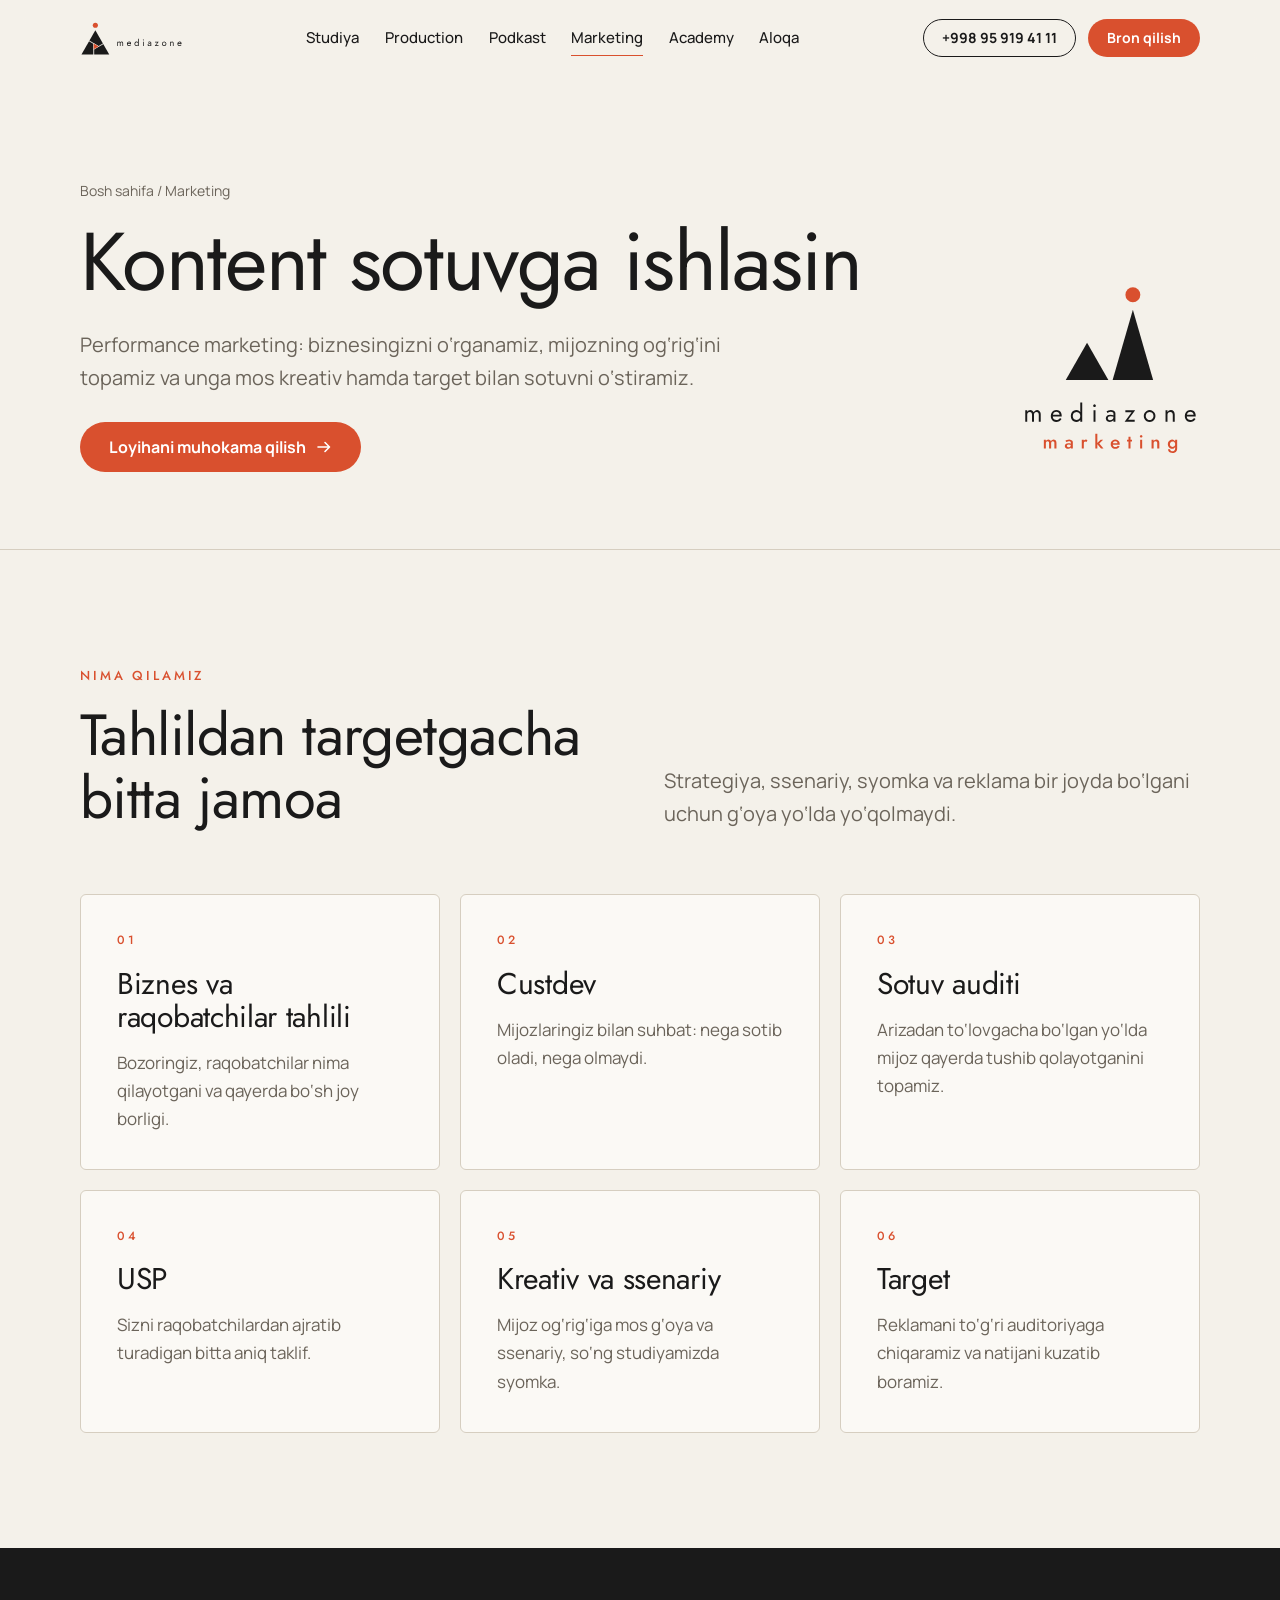
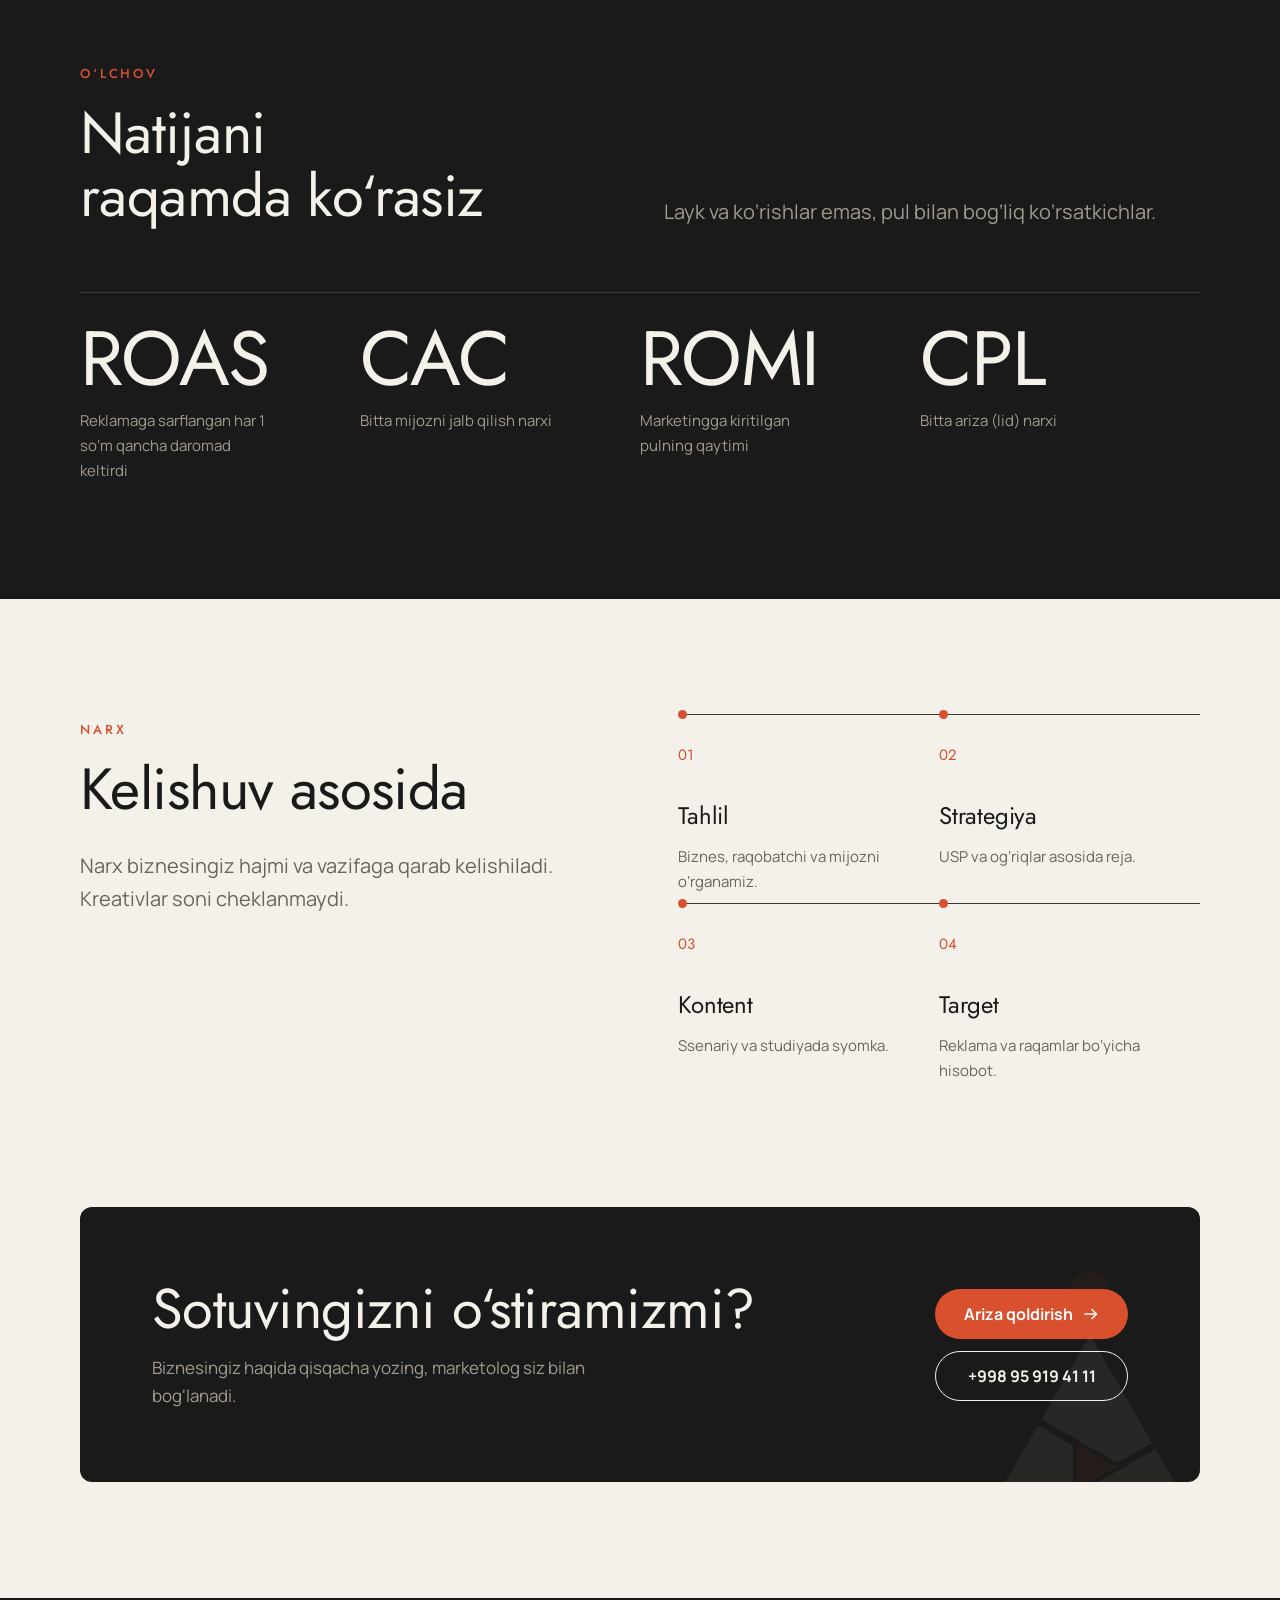
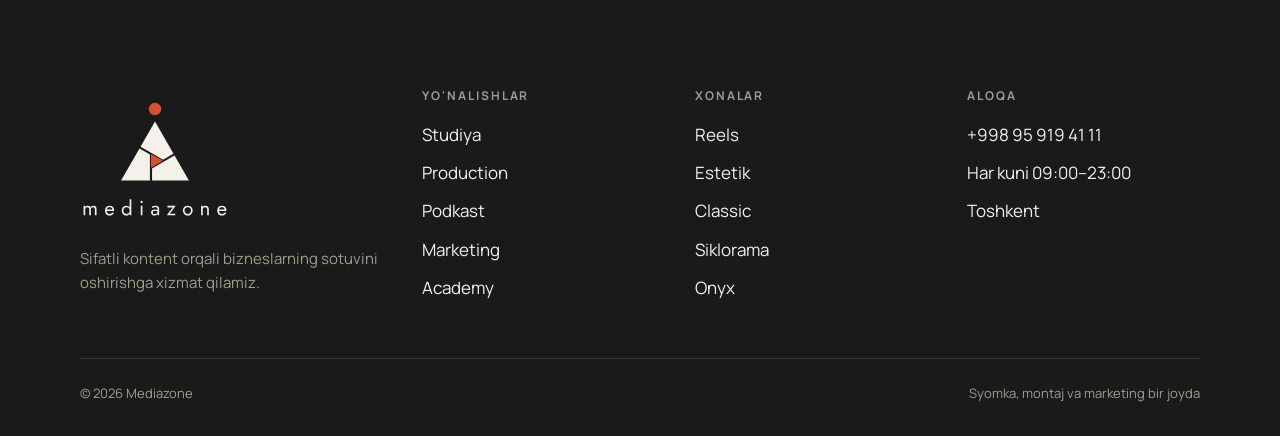
<file: marketing.html>
<!doctype html>
<html lang="uz">
<head>
<meta charset="utf-8">
<meta name="viewport" content="width=device-width, initial-scale=1">
<title>Performance marketing — Mediazone marketing</title>
<meta name="description" content="Performance marketing: biznes va raqobatchi tahlili, custdev, sotuv auditi, USP, og‘riqqa mos kreativ va ssenariy, target. Natija ROAS, CAC, ROMI, CPL bilan o‘lchanadi.">
<meta name="theme-color" content="#1A1A1A">
<link rel="icon" href="assets/img/favicon.svg" type="image/svg+xml">
<link rel="icon" href="assets/img/favicon-32.png" sizes="32x32" type="image/png">
<link rel="apple-touch-icon" href="assets/img/apple-touch-icon.png">
<meta property="og:title" content="Performance marketing — Mediazone marketing">
<meta property="og:image" content="assets/img/og.png">
<link rel="preload" href="assets/fonts/Jost.woff2" as="font" type="font/woff2" crossorigin>
<link rel="stylesheet" href="assets/css/style.css">
<script src="assets/js/config.js"></script>
</head>
<body data-page="marketing">
<header id="hdr" class="hdr"></header>

<main>
  <section class="phero">
    <div class="wrap">
      <div>
        <p class="crumbs"><a href="index.html">Bosh sahifa</a> / Marketing</p>
        <h1>Kontent sotuvga ishlasin</h1>
        <p class="lead">Performance marketing: biznesingizni o‘rganamiz, mijozning og‘rig‘ini topamiz va unga mos kreativ hamda target bilan sotuvni o‘stiramiz.</p>
        <div class="gap mt"><a class="btn btn-terra" href="aloqa.html?xizmat=marketing#bron" data-arrow>Loyihani muhokama qilish</a></div>
      </div>
      <img class="phero-mark" src="assets/brand/yonalish_marketing_logo.svg" alt="mediazone marketing" width="190" height="210">
    </div>
  </section>

  <section class="sec">
    <div class="wrap">
      <div class="sec-head rv">
        <div><span class="ey">Nima qilamiz</span><h2>Tahlildan targetgacha bitta jamoa</h2></div>
        <p class="lead">Strategiya, ssenariy, syomka va reklama bir joyda bo‘lgani uchun g‘oya yo‘lda yo‘qolmaydi.</p>
      </div>
      <div class="cards">
        <div class="card rv"><span class="ey">01</span><h3>Biznes va raqobatchilar tahlili</h3><p class="muted">Bozoringiz, raqobatchilar nima qilayotgani va qayerda bo‘sh joy borligi.</p></div>
        <div class="card rv"><span class="ey">02</span><h3>Custdev</h3><p class="muted">Mijozlaringiz bilan suhbat: nega sotib oladi, nega olmaydi.</p></div>
        <div class="card rv"><span class="ey">03</span><h3>Sotuv auditi</h3><p class="muted">Arizadan to‘lovgacha bo‘lgan yo‘lda mijoz qayerda tushib qolayotganini topamiz.</p></div>
        <div class="card rv"><span class="ey">04</span><h3>USP</h3><p class="muted">Sizni raqobatchilardan ajratib turadigan bitta aniq taklif.</p></div>
        <div class="card rv"><span class="ey">05</span><h3>Kreativ va ssenariy</h3><p class="muted">Mijoz og‘rig‘iga mos g‘oya va ssenariy, so‘ng studiyamizda syomka.</p></div>
        <div class="card rv"><span class="ey">06</span><h3>Target</h3><p class="muted">Reklamani to‘g‘ri auditoriyaga chiqaramiz va natijani kuzatib boramiz.</p></div>
      </div>
    </div>
  </section>

  <section class="sec dark">
    <div class="wrap">
      <div class="sec-head rv">
        <div><span class="ey">O‘lchov</span><h2>Natijani raqamda ko‘rasiz</h2></div>
        <p class="lead">Layk va ko‘rishlar emas, pul bilan bog‘liq ko‘rsatkichlar.</p>
      </div>
      <div class="facts rv">
        <div class="fact"><b>ROAS</b><span>Reklamaga sarflangan har 1 so‘m qancha daromad keltirdi</span></div>
        <div class="fact"><b>CAC</b><span>Bitta mijozni jalb qilish narxi</span></div>
        <div class="fact"><b>ROMI</b><span>Marketingga kiritilgan pulning qaytimi</span></div>
        <div class="fact"><b>CPL</b><span>Bitta ariza (lid) narxi</span></div>
      </div>
    </div>
  </section>

  <section class="sec">
    <div class="wrap split">
      <div class="rv">
        <span class="ey">Narx</span>
        <h2 class="h2 mt-s">Kelishuv asosida</h2>
        <p class="lead mt">Narx biznesingiz hajmi va vazifaga qarab kelishiladi. Kreativlar soni cheklanmaydi.</p>
      </div>
      <div class="steps rv" style="grid-template-columns:1fr 1fr">
        <div class="step"><h3>Tahlil</h3><p>Biznes, raqobatchi va mijozni o‘rganamiz.</p></div>
        <div class="step"><h3>Strategiya</h3><p>USP va og‘riqlar asosida reja.</p></div>
        <div class="step"><h3>Kontent</h3><p>Ssenariy va studiyada syomka.</p></div>
        <div class="step"><h3>Target</h3><p>Reklama va raqamlar bo‘yicha hisobot.</p></div>
      </div>
    </div>
  </section>

  <section class="sec sec-t">
    <div class="wrap">
      <div class="cta-band rv">
        <img class="bg" src="assets/brand/belgi_teskari.svg" alt="">
        <div><h2>Sotuvingizni o‘stiramizmi?</h2><p>Biznesingiz haqida qisqacha yozing, marketolog siz bilan bog‘lanadi.</p></div>
        <div class="acts"><a class="btn btn-terra" href="aloqa.html?xizmat=marketing#bron" data-arrow>Ariza qoldirish</a><a class="btn btn-line" data-mz="phone" data-mz-hide href="#">Qo‘ng‘iroq</a></div>
      </div>
    </div>
  </section>
</main>

<footer id="ftr"></footer>
<script src="assets/js/site.js"></script>
</body>
</html>
</file>
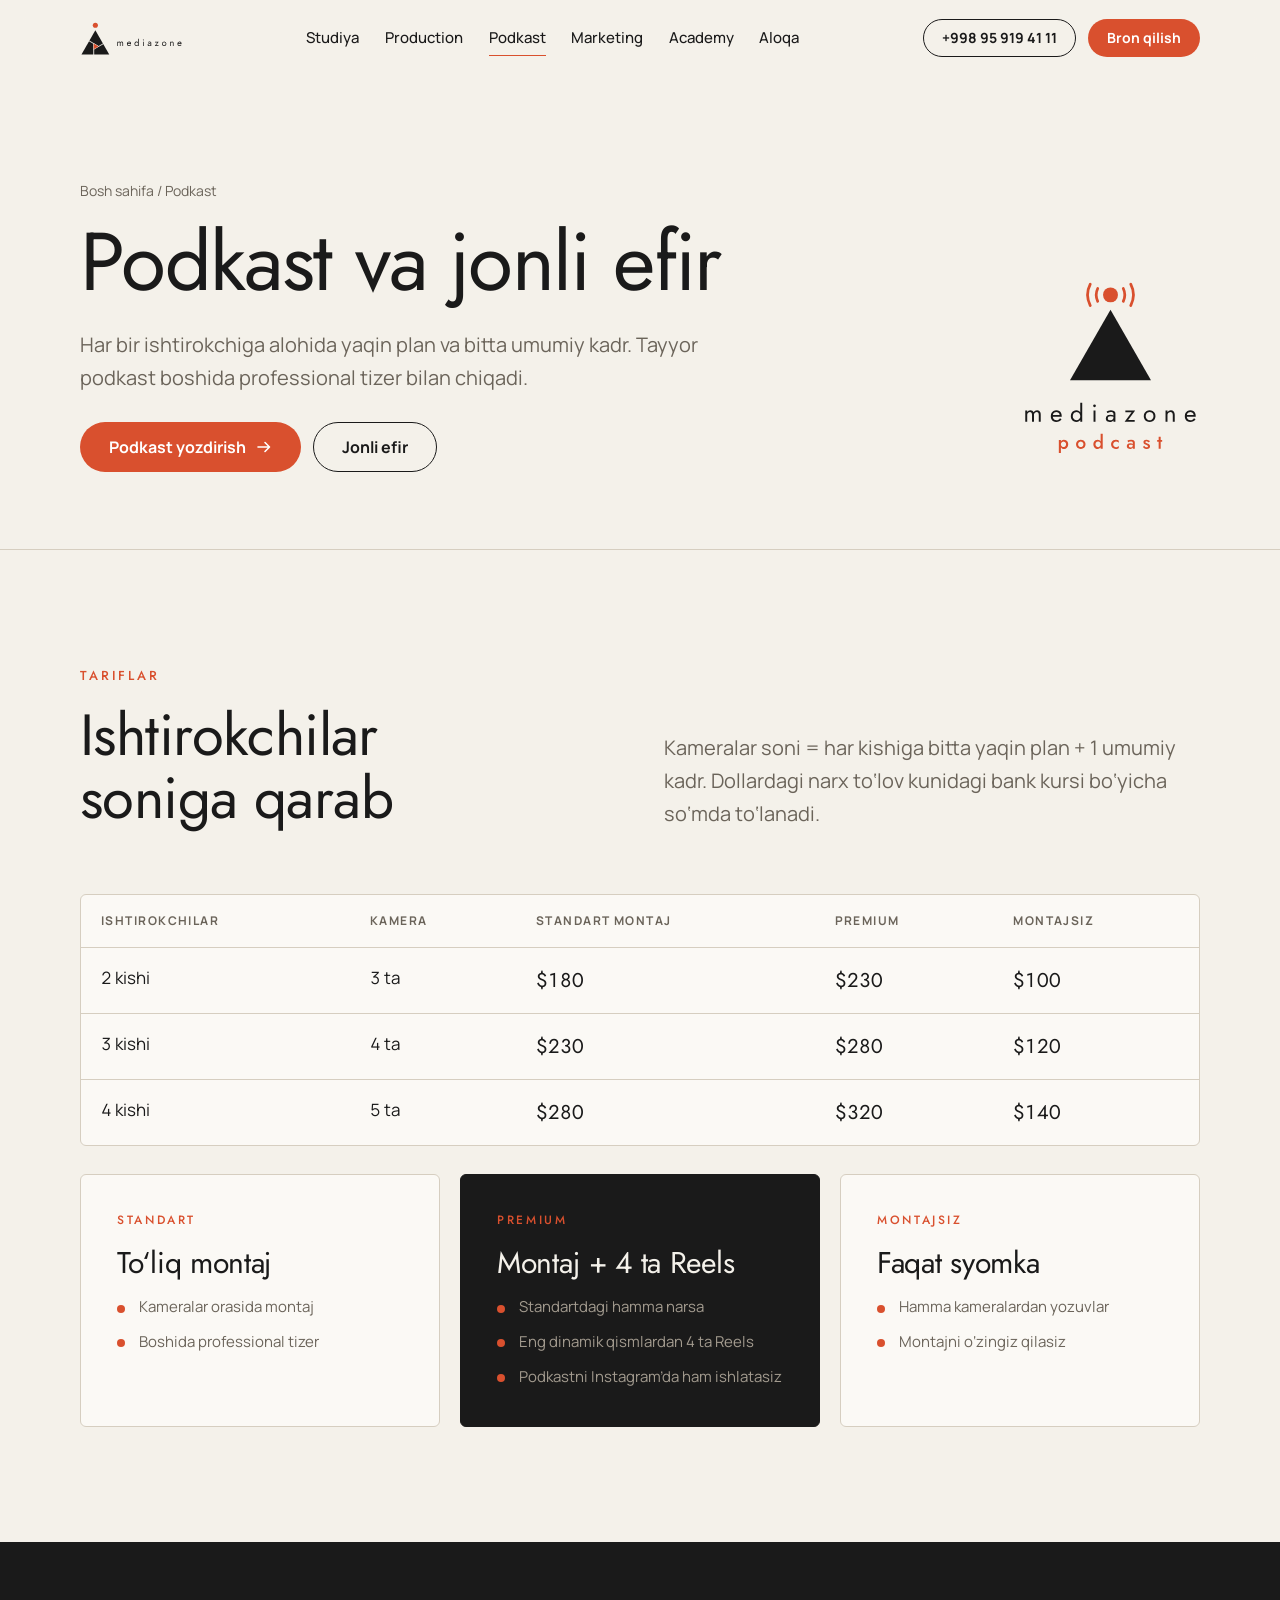
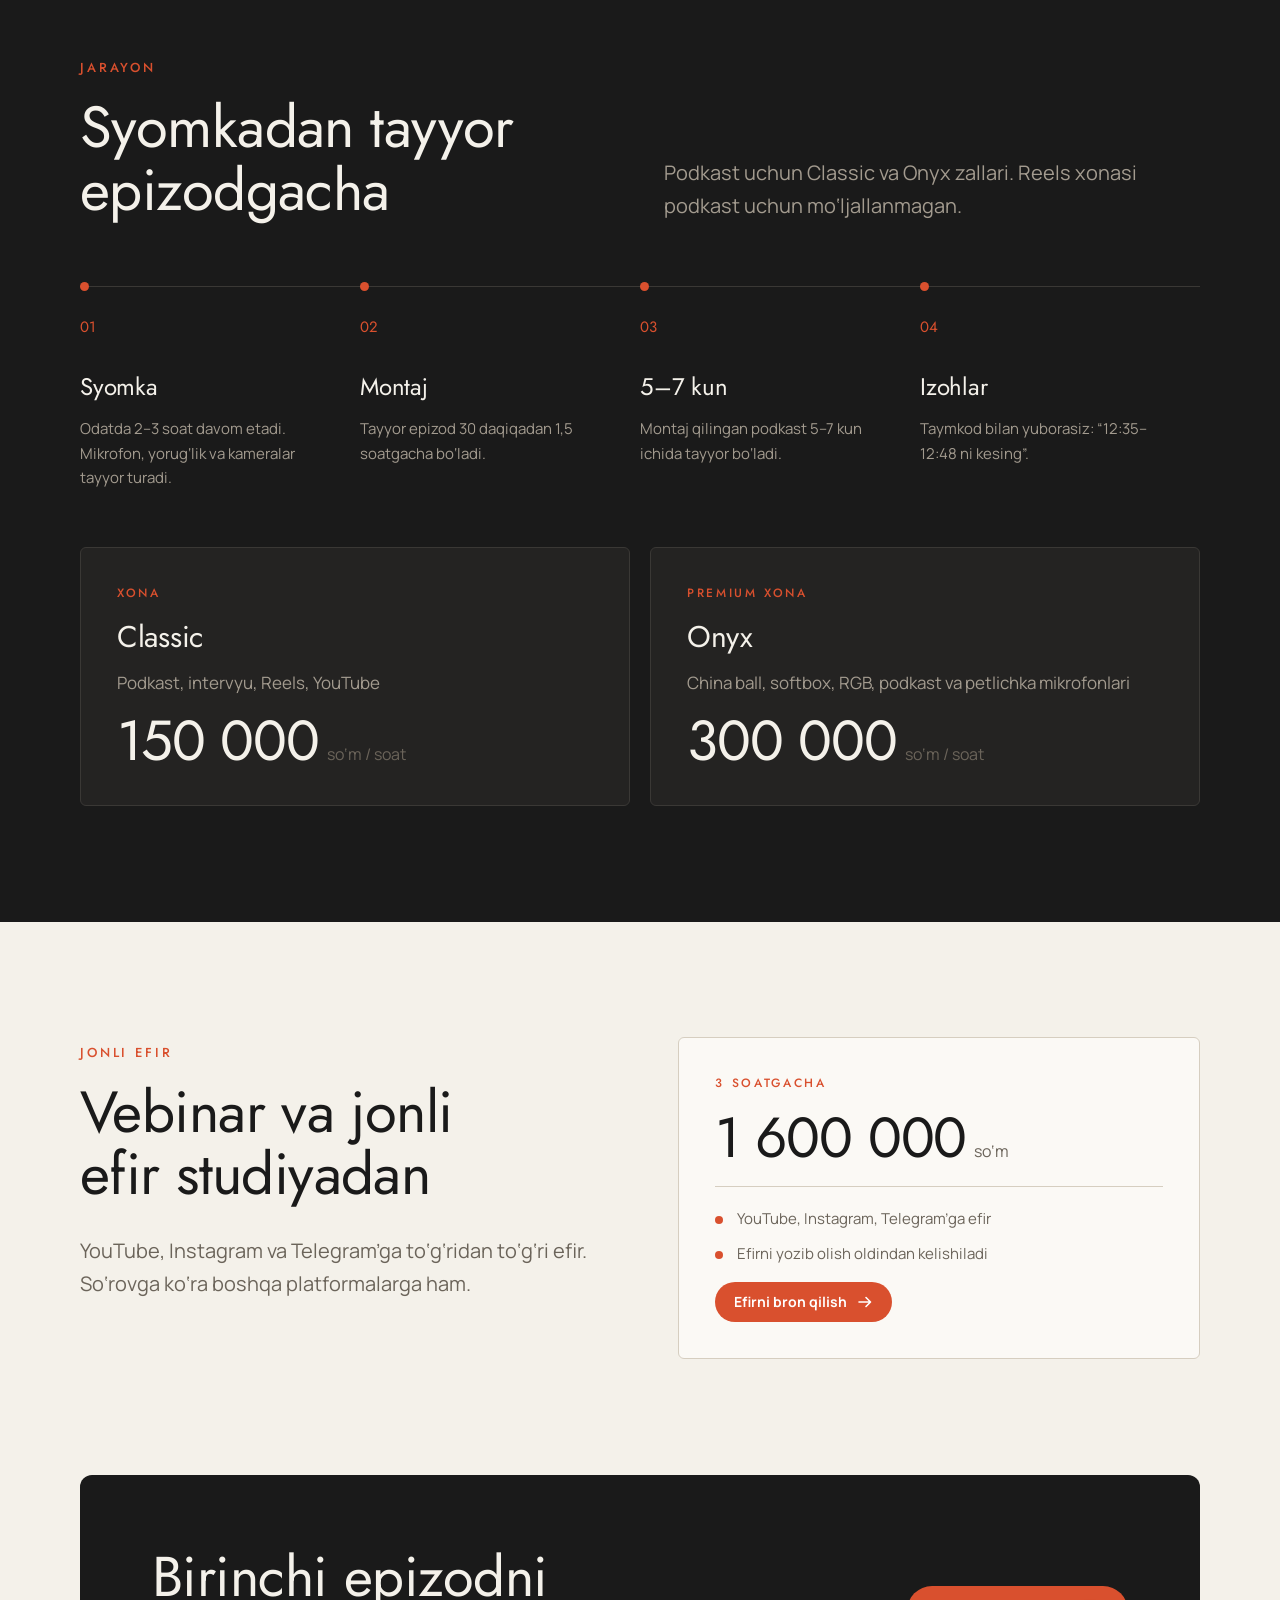
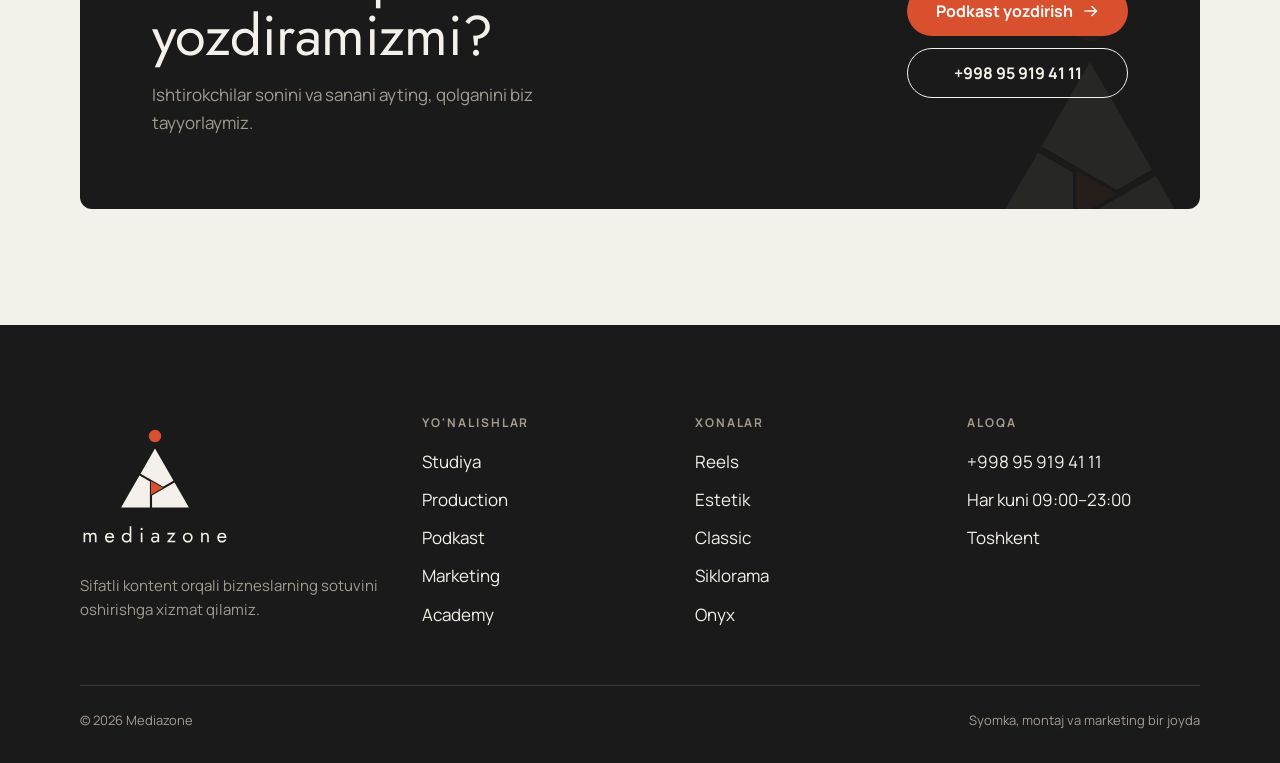
<file: podcast.html>
<!doctype html>
<html lang="uz">
<head>
<meta charset="utf-8">
<meta name="viewport" content="width=device-width, initial-scale=1">
<title>Podkast syomka va jonli efir — Mediazone podcast</title>
<meta name="description" content="2–4 kishilik podkast: 3–5 kamera, montaj va tizer. Standart $180 dan, Premium + 4 ta Reels. Jonli efir va vebinar 1 600 000 so‘m.">
<meta name="theme-color" content="#1A1A1A">
<link rel="icon" href="assets/img/favicon.svg" type="image/svg+xml">
<link rel="icon" href="assets/img/favicon-32.png" sizes="32x32" type="image/png">
<link rel="apple-touch-icon" href="assets/img/apple-touch-icon.png">
<meta property="og:title" content="Podkast syomka va jonli efir — Mediazone podcast">
<meta property="og:image" content="assets/img/og.png">
<link rel="preload" href="assets/fonts/Jost.woff2" as="font" type="font/woff2" crossorigin>
<link rel="stylesheet" href="assets/css/style.css">
<script src="assets/js/config.js"></script>
</head>
<body data-page="podcast">
<header id="hdr" class="hdr"></header>

<main>
  <section class="phero">
    <div class="wrap">
      <div>
        <p class="crumbs"><a href="index.html">Bosh sahifa</a> / Podkast</p>
        <h1>Podkast va jonli efir</h1>
        <p class="lead">Har bir ishtirokchiga alohida yaqin plan va bitta umumiy kadr. Tayyor podkast boshida professional tizer bilan chiqadi.</p>
        <div class="gap mt"><a class="btn btn-terra" href="aloqa.html?xizmat=podkast#bron" data-arrow>Podkast yozdirish</a><a class="btn btn-line" href="#efir">Jonli efir</a></div>
      </div>
      <img class="phero-mark" src="assets/brand/yonalish_podcast_logo.svg" alt="mediazone podcast" width="190" height="210">
    </div>
  </section>

  <section class="sec">
    <div class="wrap">
      <div class="sec-head rv">
        <div><span class="ey">Tariflar</span><h2>Ishtirokchilar soniga qarab</h2></div>
        <p class="lead">Kameralar soni = har kishiga bitta yaqin plan + 1 umumiy kadr. Dollardagi narx to‘lov kunidagi bank kursi bo‘yicha so‘mda to‘lanadi.</p>
      </div>
      <div class="tbl rv">
        <table>
          <thead><tr><th>Ishtirokchilar</th><th>Kamera</th><th>Standart montaj</th><th>Premium</th><th>Montajsiz</th></tr></thead>
          <tbody>
            <tr><td>2 kishi</td><td>3 ta</td><td class="p">$180</td><td class="p">$230</td><td class="p">$100</td></tr>
            <tr><td>3 kishi</td><td>4 ta</td><td class="p">$230</td><td class="p">$280</td><td class="p">$120</td></tr>
            <tr><td>4 kishi</td><td>5 ta</td><td class="p">$280</td><td class="p">$320</td><td class="p">$140</td></tr>
          </tbody>
        </table>
      </div>
      <div class="cards mt">
        <div class="card rv"><span class="ey">Standart</span><h3>To‘liq montaj</h3><ul><li>Kameralar orasida montaj</li><li>Boshida professional tizer</li></ul></div>
        <div class="card feat rv"><span class="ey">Premium</span><h3>Montaj + 4 ta Reels</h3><ul><li>Standartdagi hamma narsa</li><li>Eng dinamik qismlardan 4 ta Reels</li><li>Podkastni Instagram’da ham ishlatasiz</li></ul></div>
        <div class="card rv"><span class="ey">Montajsiz</span><h3>Faqat syomka</h3><ul><li>Hamma kameralardan yozuvlar</li><li>Montajni o‘zingiz qilasiz</li></ul></div>
      </div>
    </div>
  </section>

  <section class="sec dark">
    <div class="wrap">
      <div class="sec-head rv">
        <div><span class="ey">Jarayon</span><h2>Syomkadan tayyor epizodgacha</h2></div>
        <p class="lead">Podkast uchun Classic va Onyx zallari. Reels xonasi podkast uchun mo‘ljallanmagan.</p>
      </div>
      <div class="steps rv">
        <div class="step"><h3>Syomka</h3><p>Odatda 2–3 soat davom etadi. Mikrofon, yorug‘lik va kameralar tayyor turadi.</p></div>
        <div class="step"><h3>Montaj</h3><p>Tayyor epizod 30 daqiqadan 1,5 soatgacha bo‘ladi.</p></div>
        <div class="step"><h3>5–7 kun</h3><p>Montaj qilingan podkast 5–7 kun ichida tayyor bo‘ladi.</p></div>
        <div class="step"><h3>Izohlar</h3><p>Taymkod bilan yuborasiz: “12:35–12:48 ni kesing”.</p></div>
      </div>
      <div class="cards mt-l">
        <a class="card rv" href="studio.html#classic" style="background:var(--komir2);border-color:var(--chiziq-t);text-decoration:none"><span class="ey">Xona</span><h3>Classic</h3><p class="muted">Podkast, intervyu, Reels, YouTube</p><div class="big">150 000<small>so‘m / soat</small></div></a>
        <a class="card rv" href="studio.html#onyx" style="background:var(--komir2);border-color:var(--chiziq-t);text-decoration:none"><span class="ey">Premium xona</span><h3>Onyx</h3><p class="muted">China ball, softbox, RGB, podkast va petlichka mikrofonlari</p><div class="big">300 000<small>so‘m / soat</small></div></a>
      </div>
    </div>
  </section>

  <section class="sec" id="efir">
    <div class="wrap split">
      <div class="rv">
        <span class="ey">Jonli efir</span>
        <h2 class="h2 mt-s">Vebinar va jonli efir studiyadan</h2>
        <p class="lead mt">YouTube, Instagram va Telegram’ga to‘g‘ridan to‘g‘ri efir. So‘rovga ko‘ra boshqa platformalarga ham.</p>
      </div>
      <div class="card rv">
        <span class="ey">3 soatgacha</span>
        <div class="big">1 600 000<small>so‘m</small></div><hr>
        <ul><li>YouTube, Instagram, Telegram’ga efir</li><li>Efirni yozib olish oldindan kelishiladi</li></ul>
        <a class="btn btn-terra btn-sm" href="aloqa.html?xizmat=efir#bron" data-arrow>Efirni bron qilish</a>
      </div>
    </div>
  </section>

  <section class="sec sec-t">
    <div class="wrap">
      <div class="cta-band rv">
        <img class="bg" src="assets/brand/belgi_teskari.svg" alt="">
        <div><h2>Birinchi epizodni yozdiramizmi?</h2><p>Ishtirokchilar sonini va sanani ayting, qolganini biz tayyorlaymiz.</p></div>
        <div class="acts"><a class="btn btn-terra" href="aloqa.html?xizmat=podkast#bron" data-arrow>Podkast yozdirish</a><a class="btn btn-line" data-mz="phone" data-mz-hide href="#">Qo‘ng‘iroq</a></div>
      </div>
    </div>
  </section>
</main>

<footer id="ftr"></footer>
<script src="assets/js/site.js"></script>
</body>
</html>
</file>
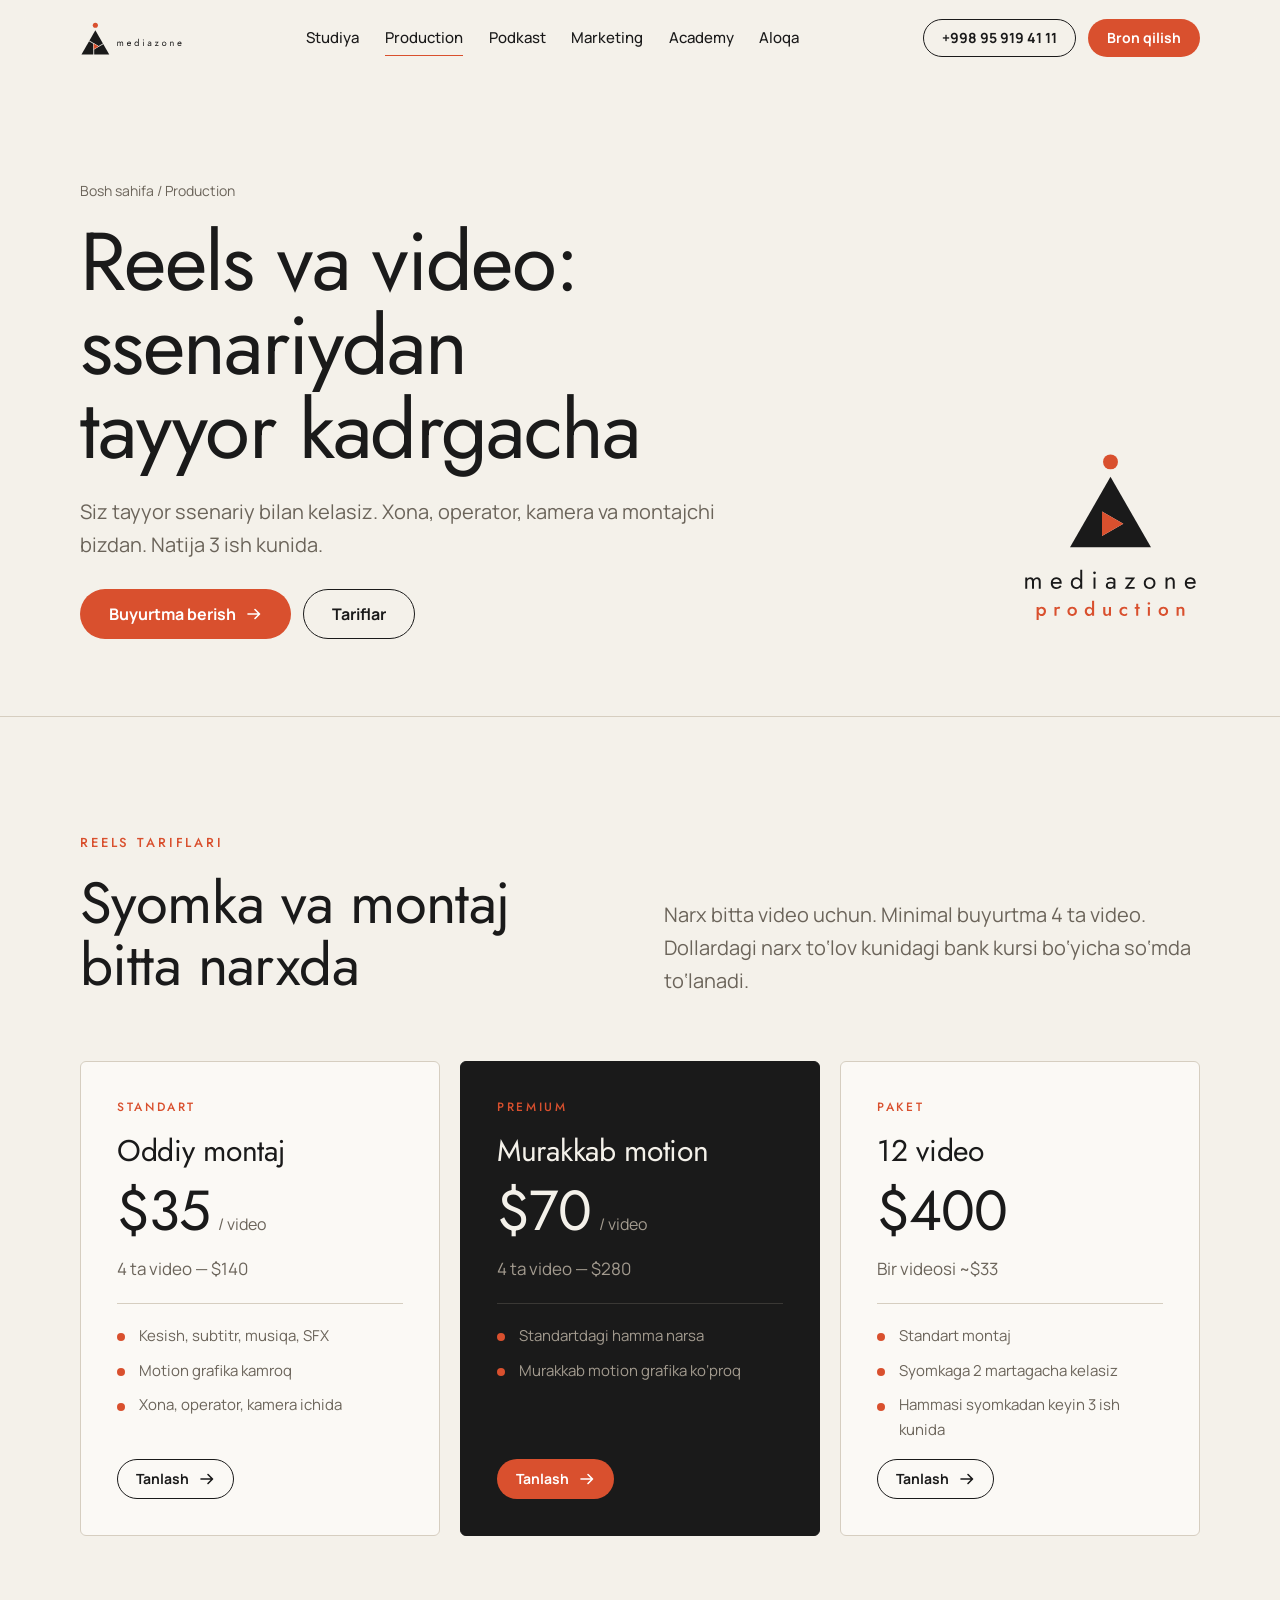
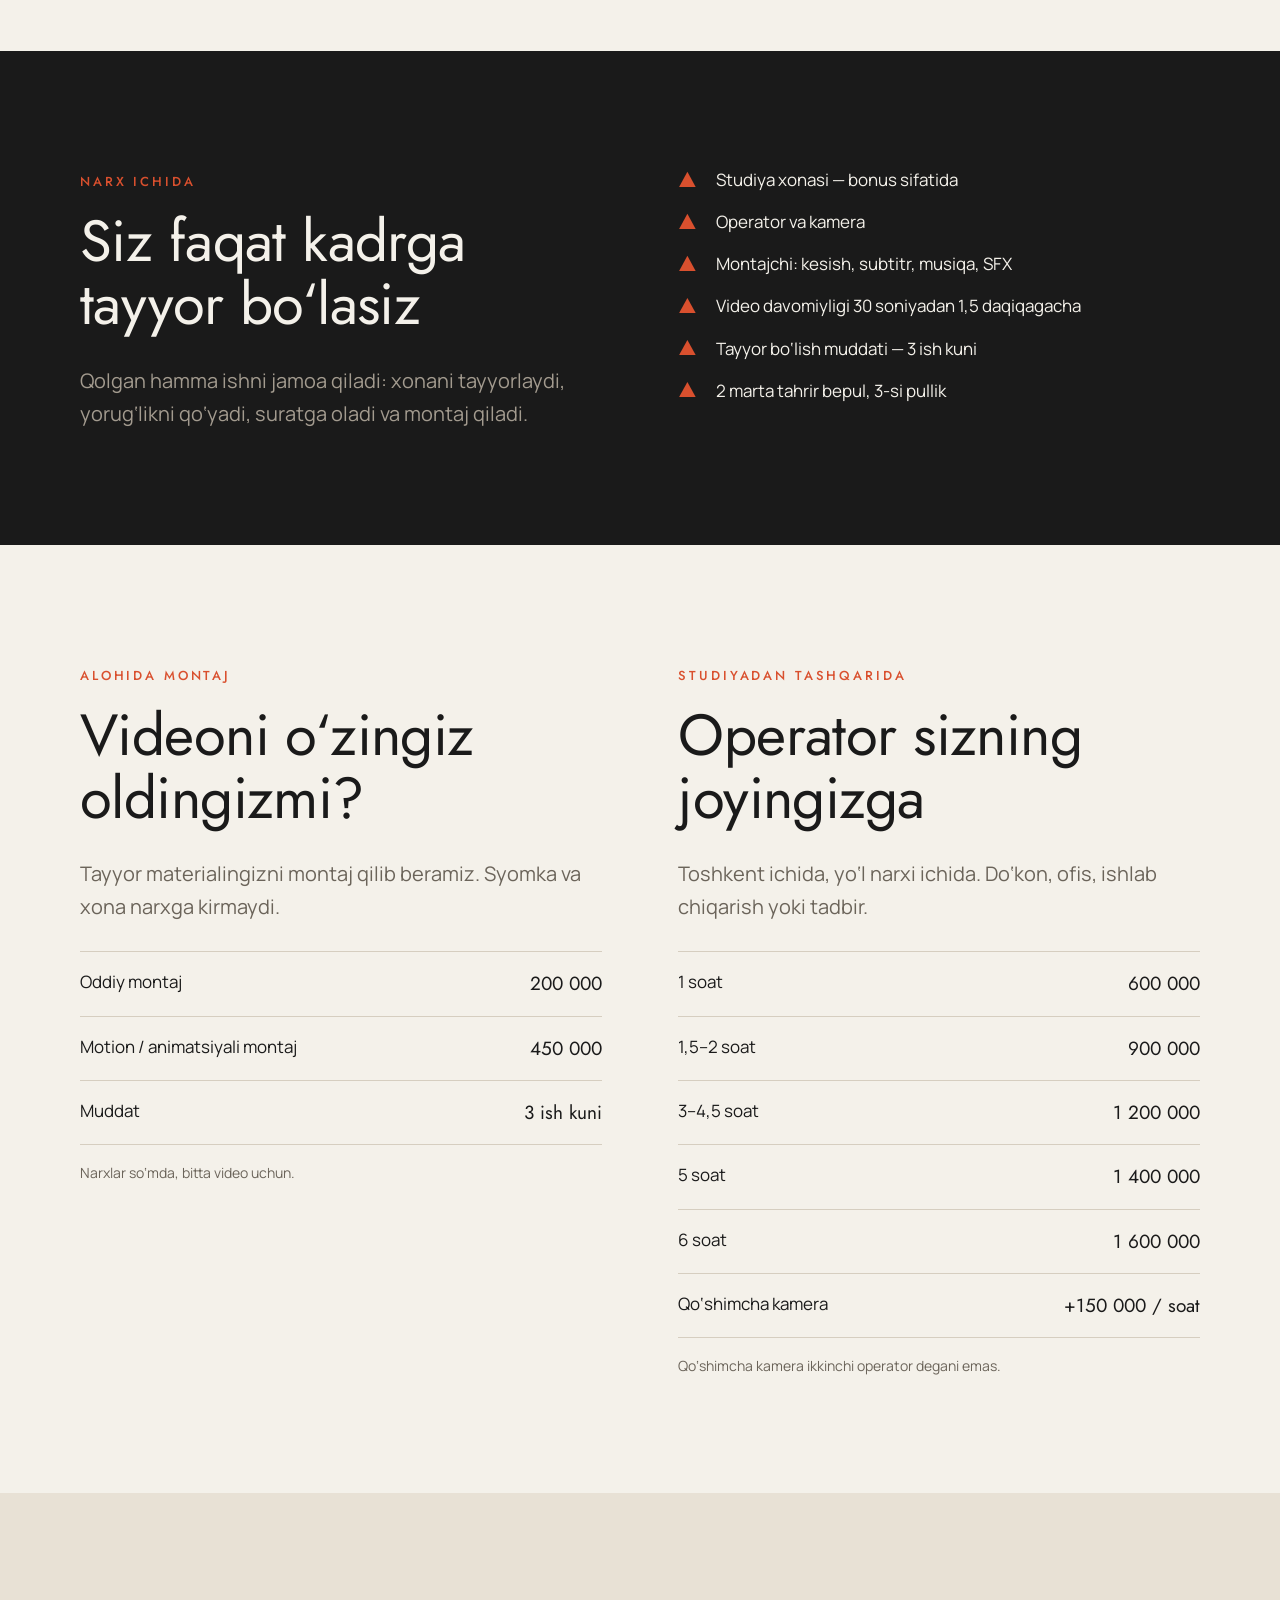
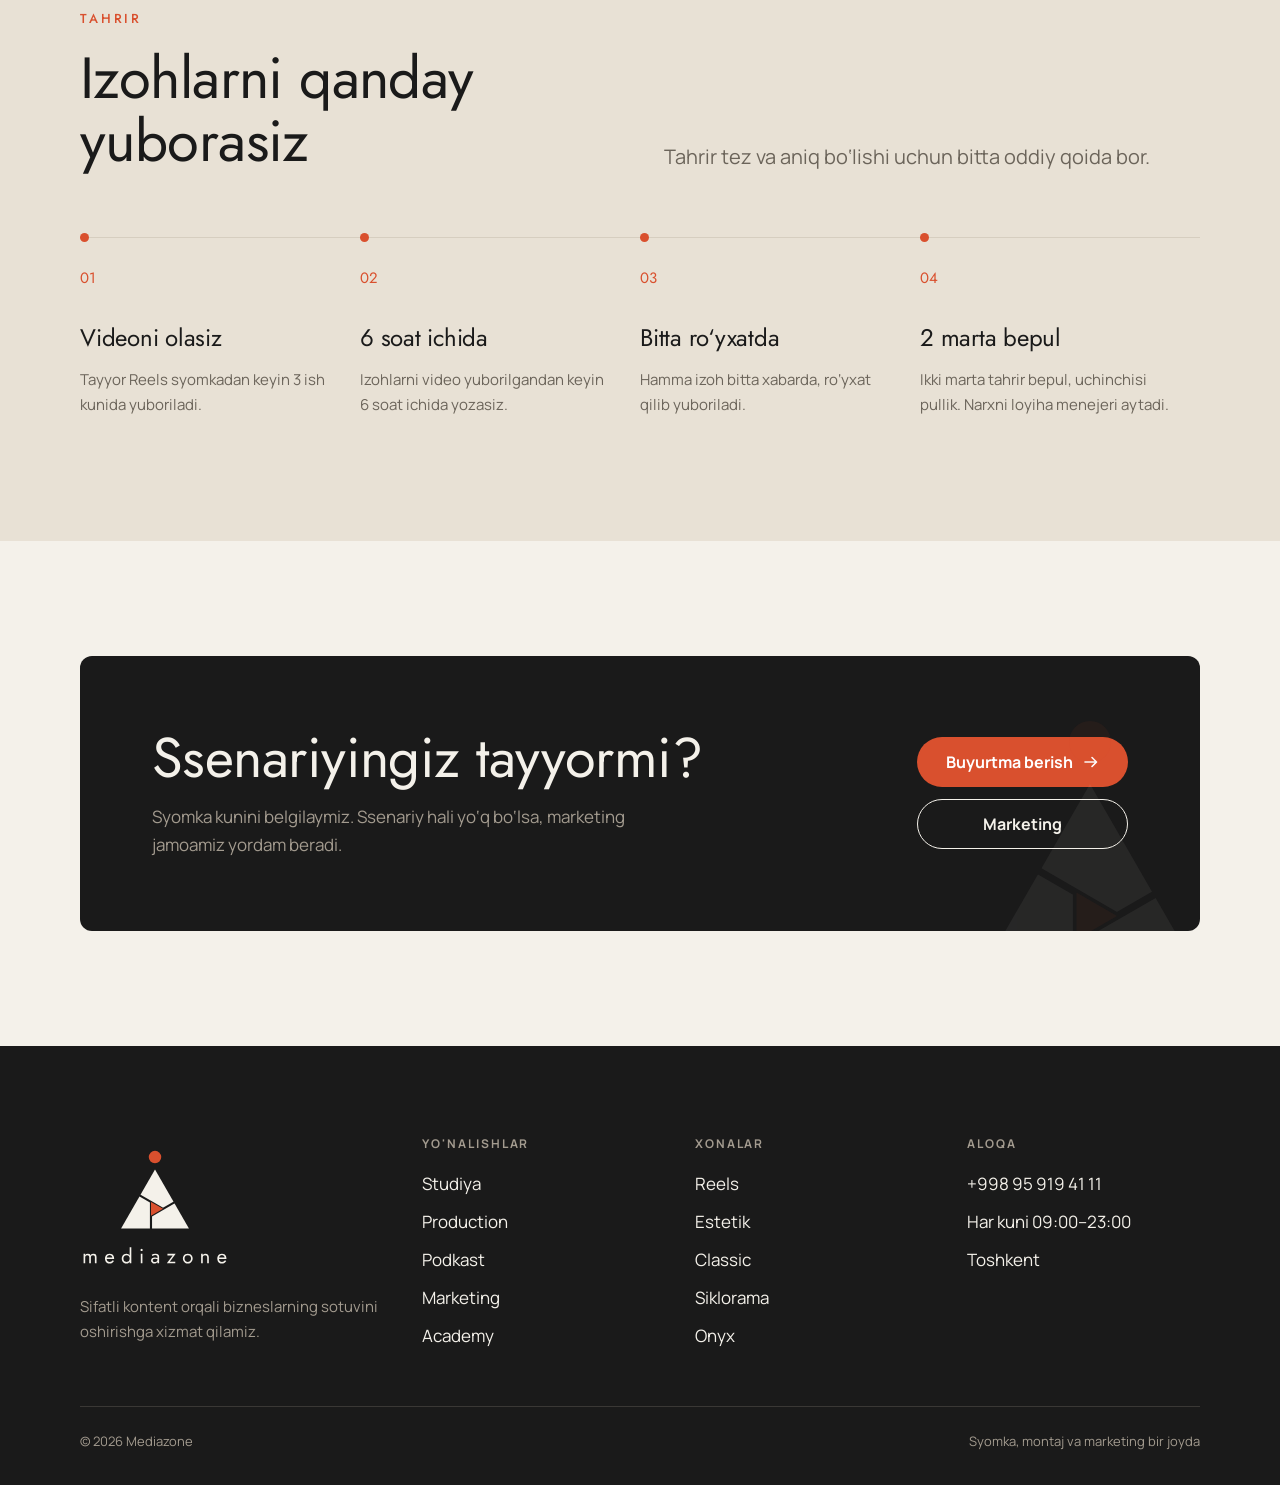
<file: production.html>
<!doctype html>
<html lang="uz">
<head>
<meta charset="utf-8">
<meta name="viewport" content="width=device-width, initial-scale=1">
<title>Reels syomka va montaj — Mediazone production</title>
<meta name="description" content="Reels syomka va montaj: Standart $35, Premium $70, 12 video paketi $400. Alohida montaj, studiyadan tashqarida syomka. 3 ish kunida tayyor.">
<meta name="theme-color" content="#1A1A1A">
<link rel="icon" href="assets/img/favicon.svg" type="image/svg+xml">
<link rel="icon" href="assets/img/favicon-32.png" sizes="32x32" type="image/png">
<link rel="apple-touch-icon" href="assets/img/apple-touch-icon.png">
<meta property="og:title" content="Reels syomka va montaj — Mediazone production">
<meta property="og:image" content="assets/img/og.png">
<link rel="preload" href="assets/fonts/Jost.woff2" as="font" type="font/woff2" crossorigin>
<link rel="stylesheet" href="assets/css/style.css">
<script src="assets/js/config.js"></script>
</head>
<body data-page="production">
<header id="hdr" class="hdr"></header>

<main>
  <section class="phero">
    <div class="wrap">
      <div>
        <p class="crumbs"><a href="index.html">Bosh sahifa</a> / Production</p>
        <h1>Reels va video: ssenariydan tayyor kadrgacha</h1>
        <p class="lead">Siz tayyor ssenariy bilan kelasiz. Xona, operator, kamera va montajchi bizdan. Natija 3 ish kunida.</p>
        <div class="gap mt"><a class="btn btn-terra" href="aloqa.html?xizmat=reels#bron" data-arrow>Buyurtma berish</a><a class="btn btn-line" href="#tariflar">Tariflar</a></div>
      </div>
      <img class="phero-mark" src="assets/brand/yonalish_production_logo.svg" alt="mediazone production" width="190" height="210">
    </div>
  </section>

  <!-- Tariflar -->
  <section class="sec" id="tariflar">
    <div class="wrap">
      <div class="sec-head rv">
        <div><span class="ey">Reels tariflari</span><h2>Syomka va montaj bitta narxda</h2></div>
        <p class="lead">Narx bitta video uchun. Minimal buyurtma 4 ta video. Dollardagi narx to‘lov kunidagi bank kursi bo‘yicha so‘mda to‘lanadi.</p>
      </div>
      <div class="cards">
        <div class="card rv">
          <span class="ey">Standart</span><h3>Oddiy montaj</h3>
          <div class="big">$35<small>/ video</small></div>
          <p class="muted">4 ta video — $140</p><hr>
          <ul><li>Kesish, subtitr, musiqa, SFX</li><li>Motion grafika kamroq</li><li>Xona, operator, kamera ichida</li></ul>
          <a class="btn btn-line btn-sm" href="aloqa.html?xizmat=reels#bron" data-arrow>Tanlash</a>
        </div>
        <div class="card feat rv">
          <span class="ey">Premium</span><h3>Murakkab motion</h3>
          <div class="big">$70<small>/ video</small></div>
          <p class="muted">4 ta video — $280</p><hr>
          <ul><li>Standartdagi hamma narsa</li><li>Murakkab motion grafika ko‘proq</li></ul>
          <a class="btn btn-terra btn-sm" href="aloqa.html?xizmat=reels#bron" data-arrow>Tanlash</a>
        </div>
        <div class="card rv">
          <span class="ey">Paket</span><h3>12 video</h3>
          <div class="big">$400</div>
          <p class="muted">Bir videosi ~$33</p><hr>
          <ul><li>Standart montaj</li><li>Syomkaga 2 martagacha kelasiz</li><li>Hammasi syomkadan keyin 3 ish kunida</li></ul>
          <a class="btn btn-line btn-sm" href="aloqa.html?xizmat=reels#bron" data-arrow>Tanlash</a>
        </div>
      </div>
    </div>
  </section>

  <!-- Ichida nima bor -->
  <section class="sec dark">
    <div class="wrap split">
      <div class="rv">
        <span class="ey">Narx ichida</span>
        <h2 class="h2 mt-s">Siz faqat kadrga tayyor bo‘lasiz</h2>
        <p class="lead mt">Qolgan hamma ishni jamoa qiladi: xonani tayyorlaydi, yorug‘likni qo‘yadi, suratga oladi va montaj qiladi.</p>
      </div>
      <ul class="checks rv">
        <li>Studiya xonasi — bonus sifatida</li>
        <li>Operator va kamera</li>
        <li>Montajchi: kesish, subtitr, musiqa, SFX</li>
        <li>Video davomiyligi 30 soniyadan 1,5 daqiqagacha</li>
        <li>Tayyor bo‘lish muddati — 3 ish kuni</li>
        <li>2 marta tahrir bepul, 3-si pullik</li>
      </ul>
    </div>
  </section>

  <!-- Alohida montaj va tashqarida syomka -->
  <section class="sec">
    <div class="wrap split">
      <div class="rv">
        <span class="ey">Alohida montaj</span>
        <h2 class="h2 mt-s">Videoni o‘zingiz oldingizmi?</h2>
        <p class="lead mt">Tayyor materialingizni montaj qilib beramiz. Syomka va xona narxga kirmaydi.</p>
        <ul class="list mt">
          <li><span>Oddiy montaj</span><span>200 000</span></li>
          <li><span>Motion / animatsiyali montaj</span><span>450 000</span></li>
          <li><span>Muddat</span><span>3 ish kuni</span></li>
        </ul>
        <p class="note">Narxlar so‘mda, bitta video uchun.</p>
      </div>
      <div class="rv">
        <span class="ey">Studiyadan tashqarida</span>
        <h2 class="h2 mt-s">Operator sizning joyingizga</h2>
        <p class="lead mt">Toshkent ichida, yo‘l narxi ichida. Do‘kon, ofis, ishlab chiqarish yoki tadbir.</p>
        <ul class="list mt">
          <li><span>1 soat</span><span>600 000</span></li>
          <li><span>1,5–2 soat</span><span>900 000</span></li>
          <li><span>3–4,5 soat</span><span>1 200 000</span></li>
          <li><span>5 soat</span><span>1 400 000</span></li>
          <li><span>6 soat</span><span>1 600 000</span></li>
          <li><span>Qo‘shimcha kamera</span><span>+150 000 / soat</span></li>
        </ul>
        <p class="note">Qo‘shimcha kamera ikkinchi operator degani emas.</p>
      </div>
    </div>
  </section>

  <!-- Tahrir qoidalari -->
  <section class="sec qum">
    <div class="wrap">
      <div class="sec-head rv">
        <div><span class="ey">Tahrir</span><h2>Izohlarni qanday yuborasiz</h2></div>
        <p class="lead">Tahrir tez va aniq bo‘lishi uchun bitta oddiy qoida bor.</p>
      </div>
      <div class="steps rv">
        <div class="step"><h3>Videoni olasiz</h3><p>Tayyor Reels syomkadan keyin 3 ish kunida yuboriladi.</p></div>
        <div class="step"><h3>6 soat ichida</h3><p>Izohlarni video yuborilgandan keyin 6 soat ichida yozasiz.</p></div>
        <div class="step"><h3>Bitta ro‘yxatda</h3><p>Hamma izoh bitta xabarda, ro‘yxat qilib yuboriladi.</p></div>
        <div class="step"><h3>2 marta bepul</h3><p>Ikki marta tahrir bepul, uchinchisi pullik. Narxni loyiha menejeri aytadi.</p></div>
      </div>
    </div>
  </section>

  <section class="sec">
    <div class="wrap">
      <div class="cta-band rv">
        <img class="bg" src="assets/brand/belgi_teskari.svg" alt="">
        <div><h2>Ssenariyingiz tayyormi?</h2><p>Syomka kunini belgilaymiz. Ssenariy hali yo‘q bo‘lsa, marketing jamoamiz yordam beradi.</p></div>
        <div class="acts"><a class="btn btn-terra" href="aloqa.html?xizmat=reels#bron" data-arrow>Buyurtma berish</a><a class="btn btn-line" href="marketing.html">Marketing</a></div>
      </div>
    </div>
  </section>
</main>

<footer id="ftr"></footer>
<script src="assets/js/site.js"></script>
</body>
</html>
</file>
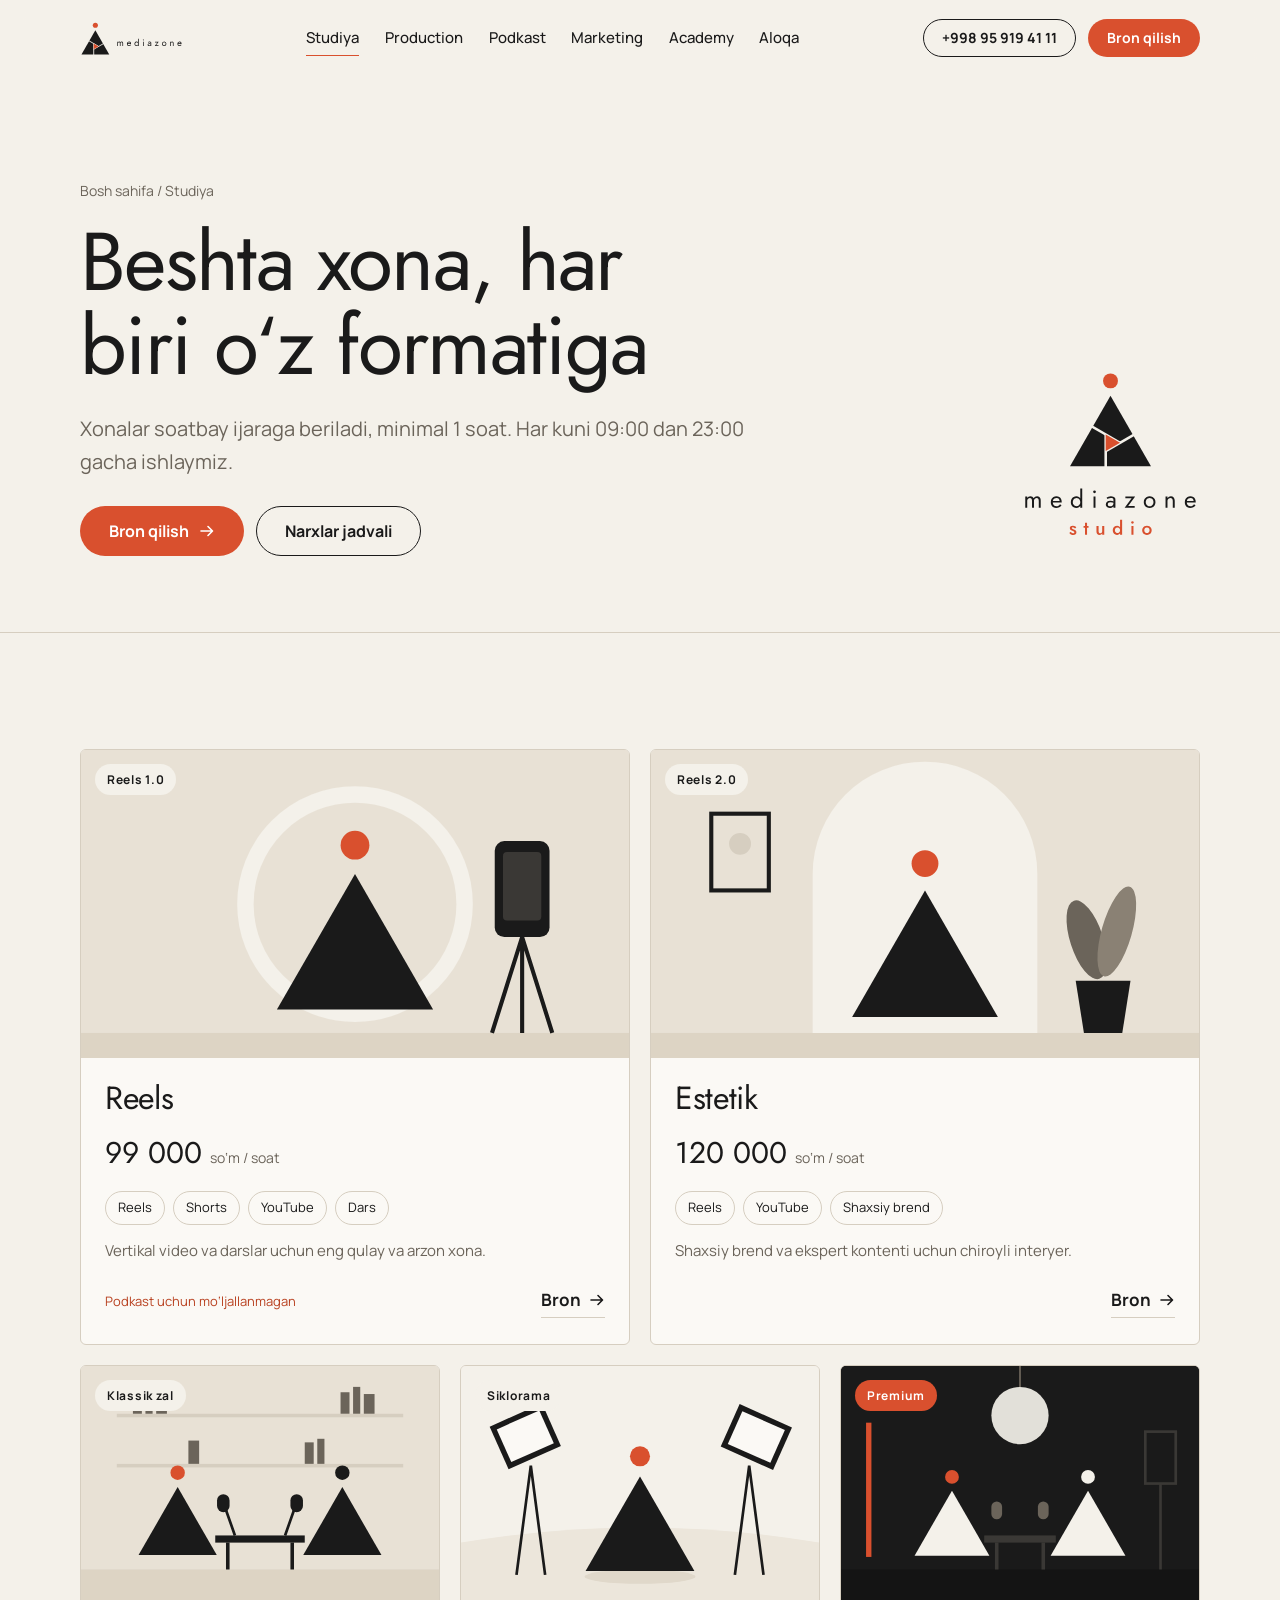
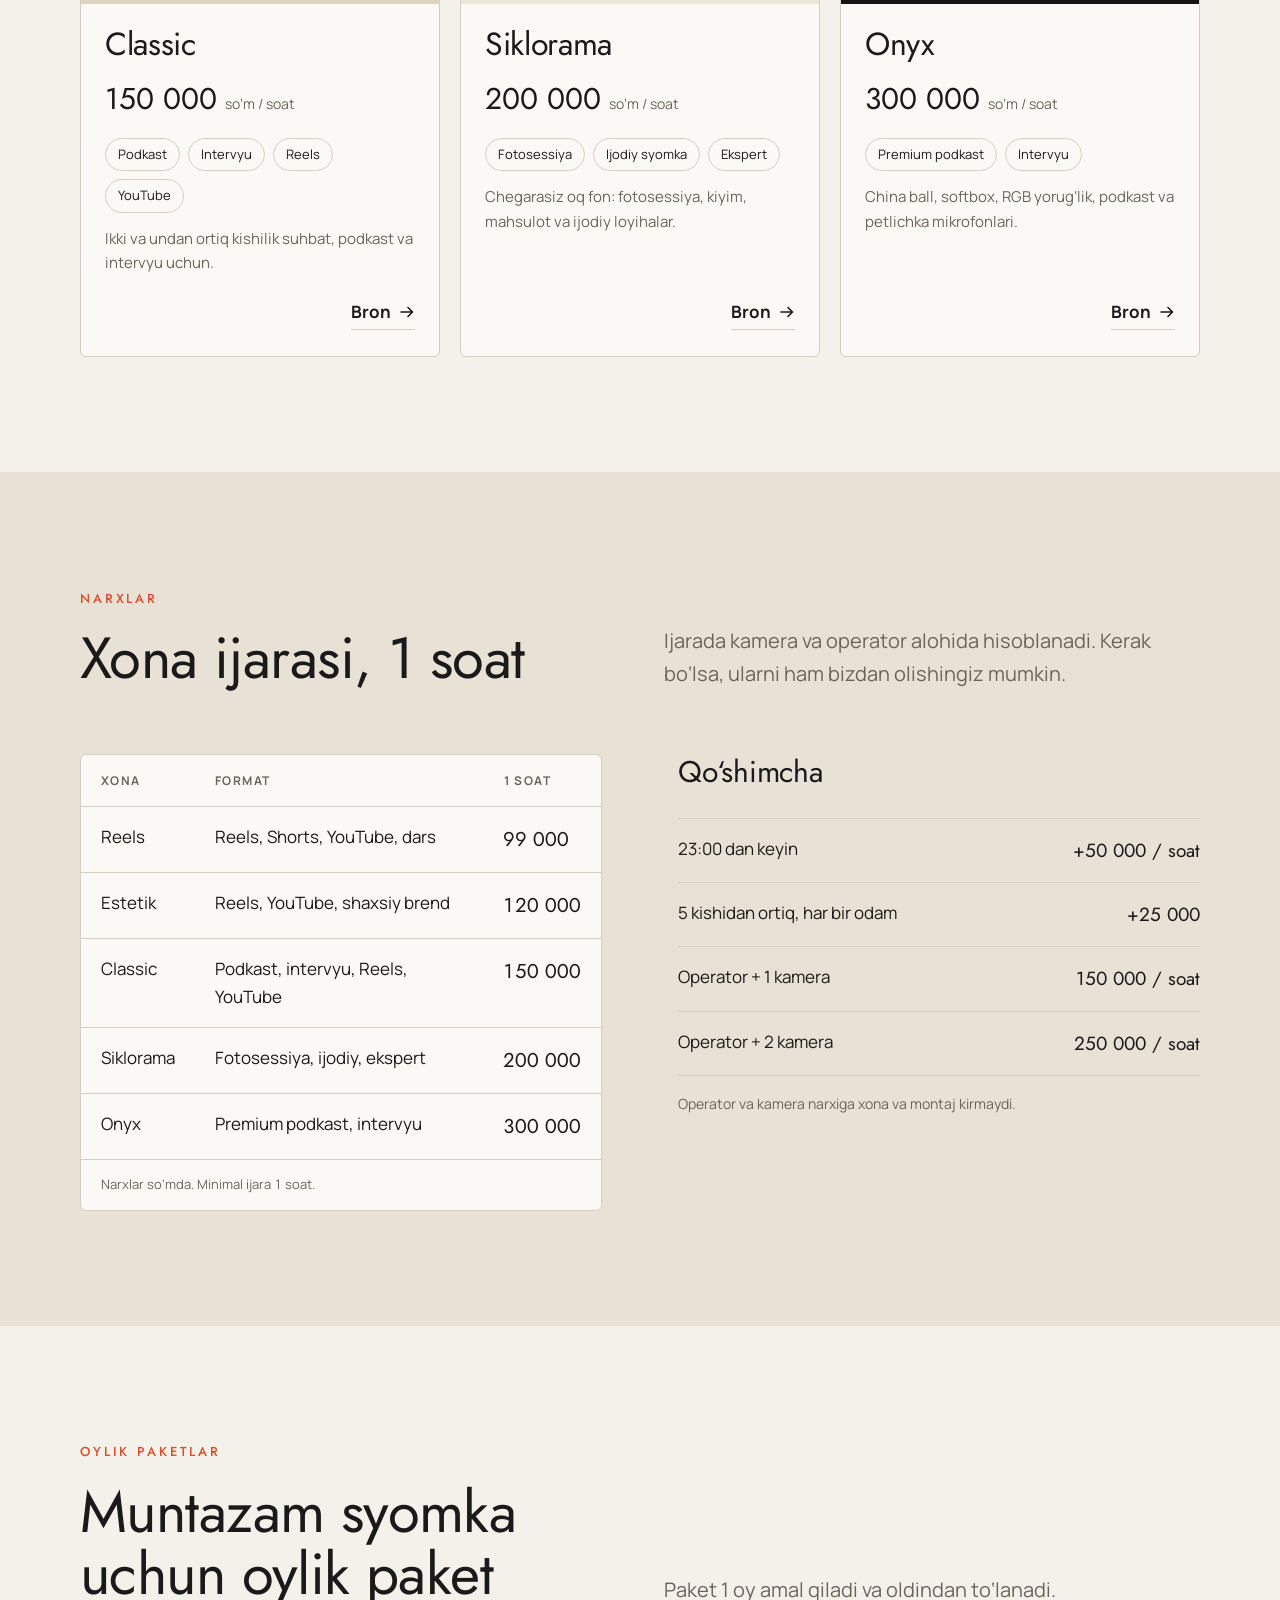
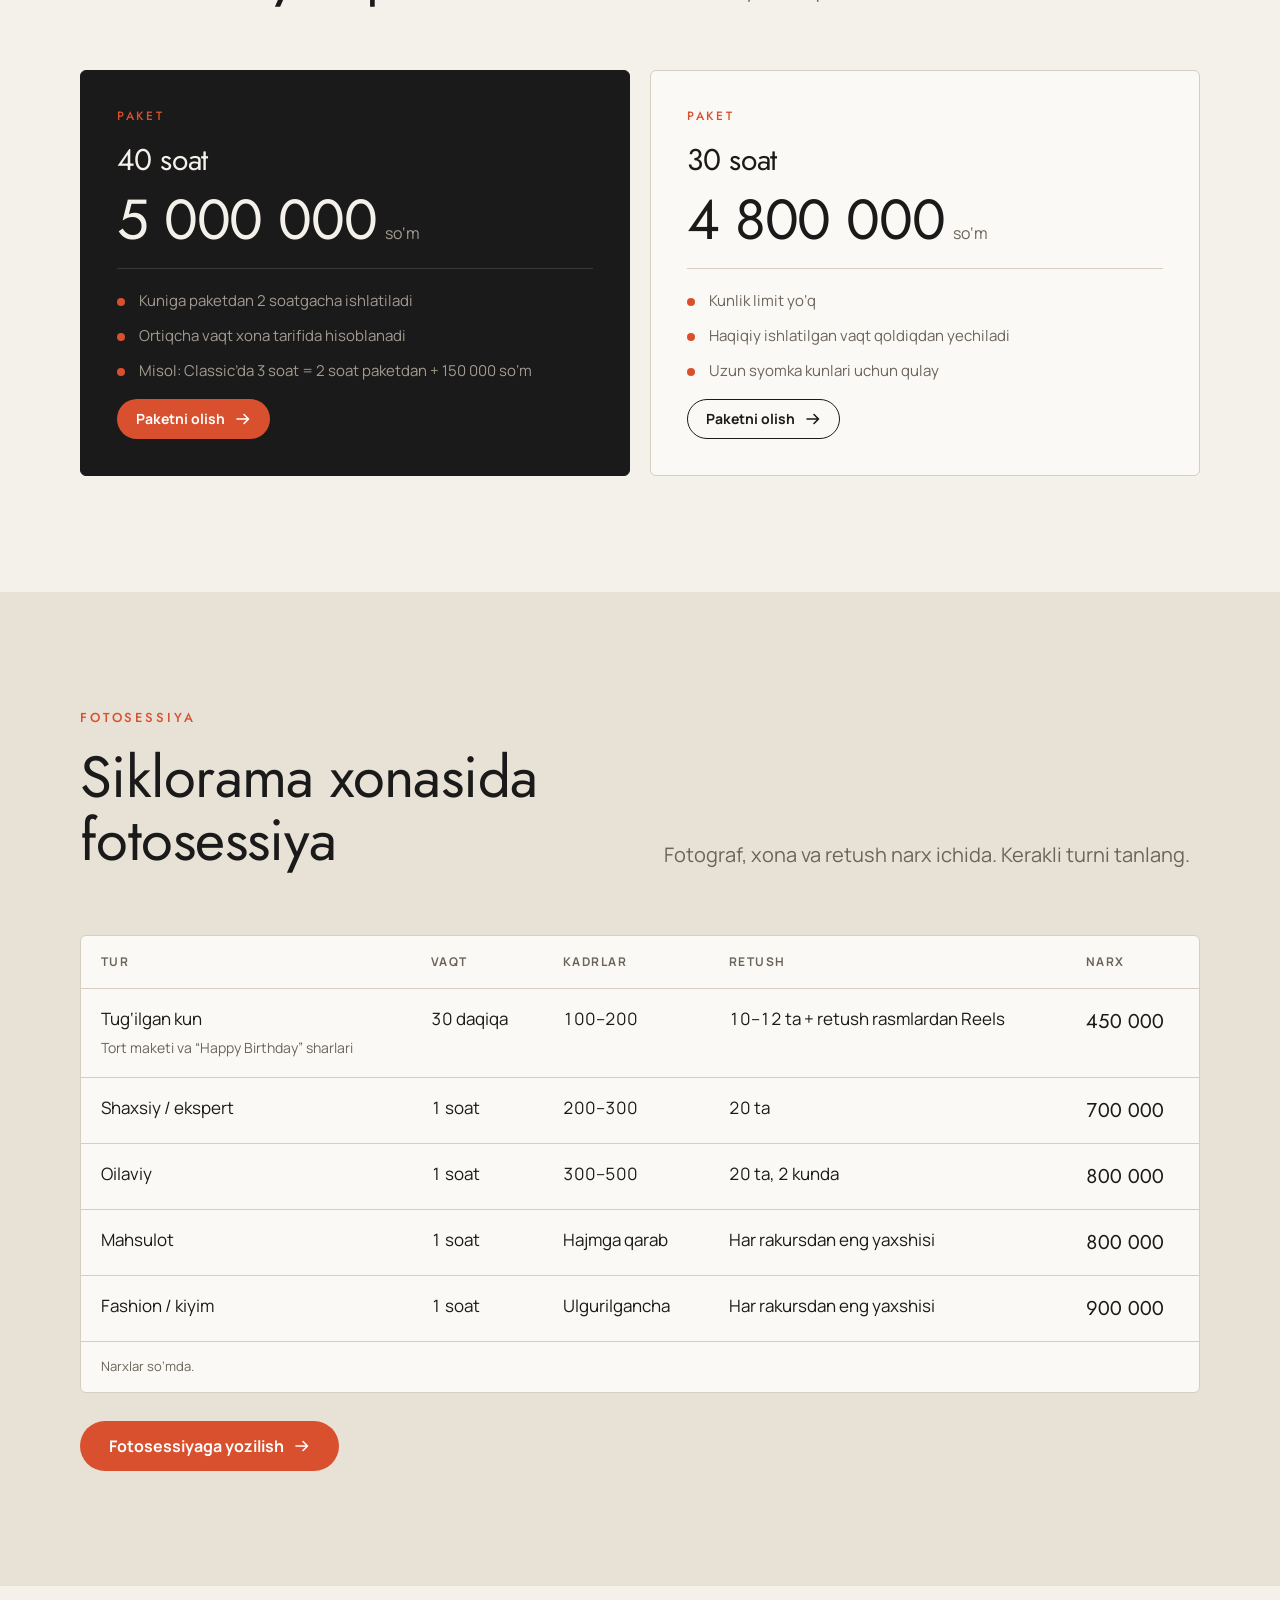
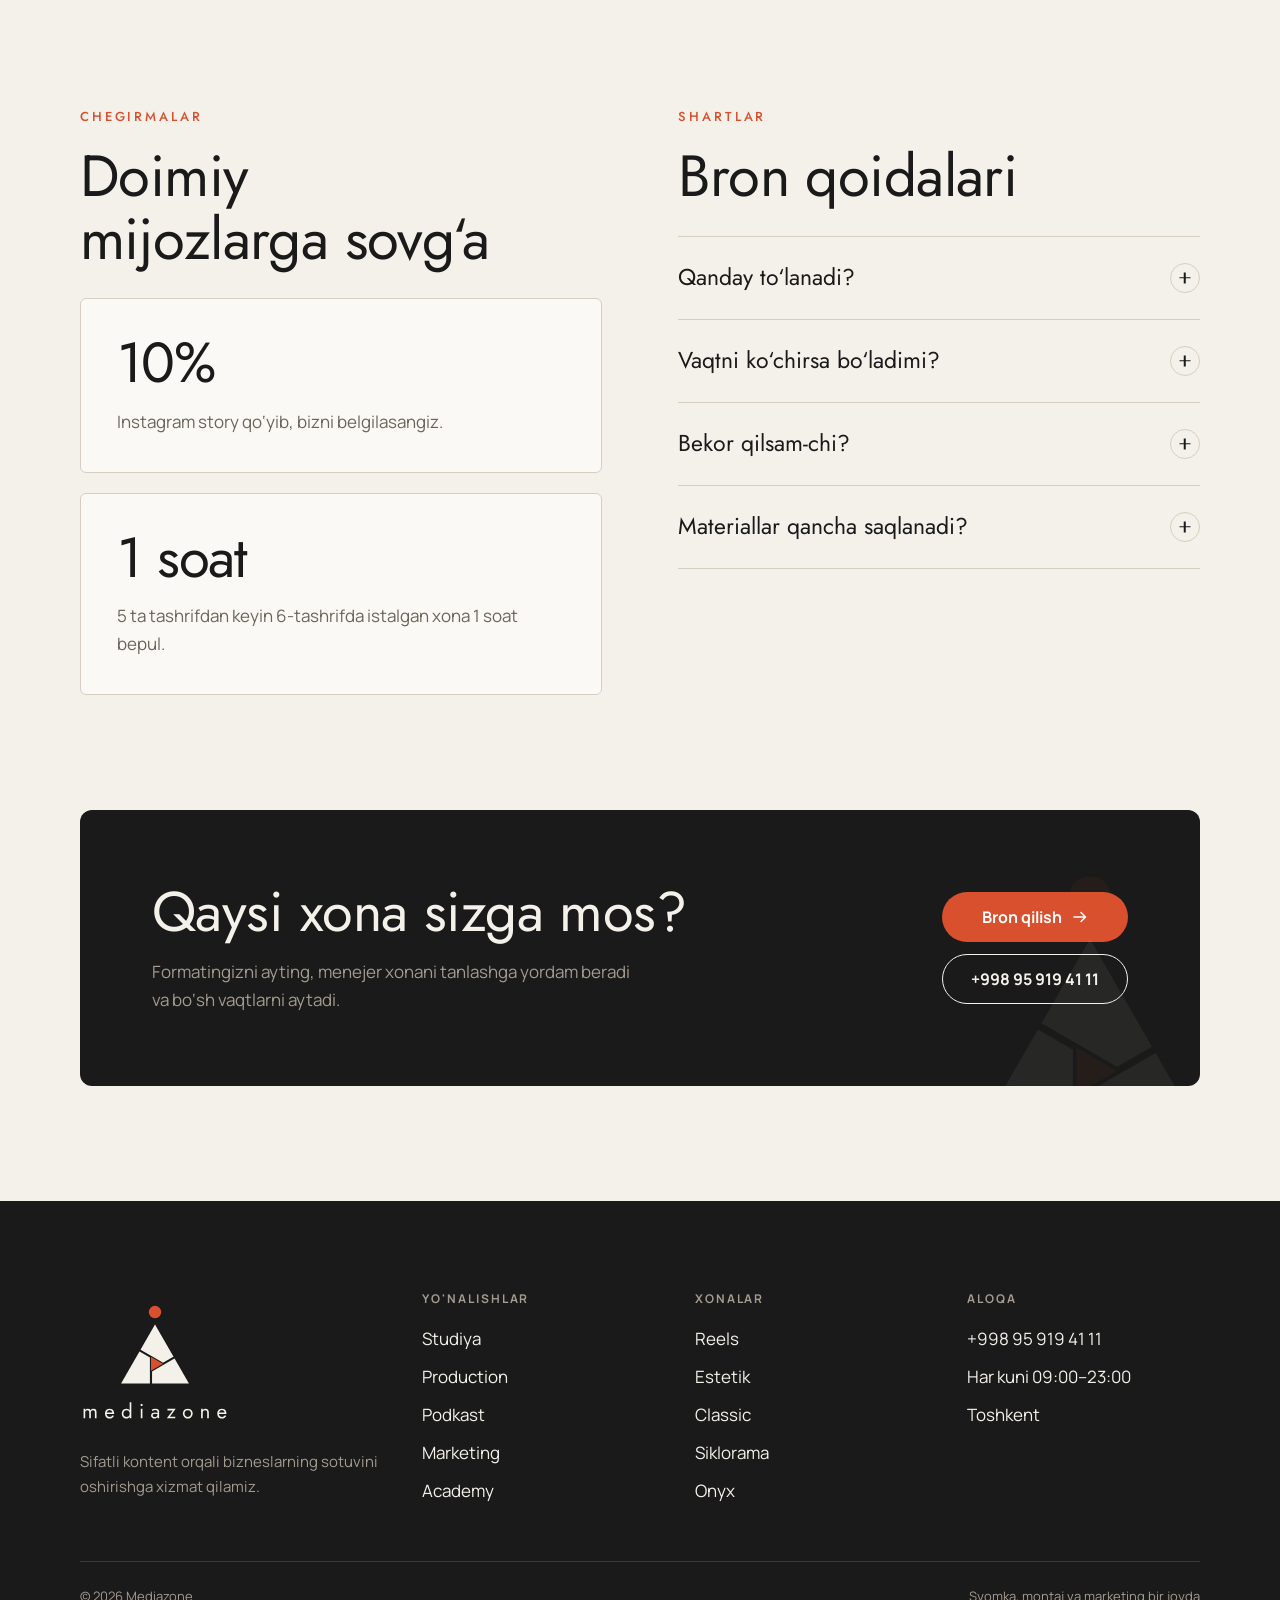
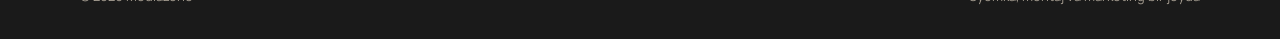
<file: studio.html>
<!doctype html>
<html lang="uz">
<head>
<meta charset="utf-8">
<meta name="viewport" content="width=device-width, initial-scale=1">
<title>Studiya xonalari va narxlar — Mediazone studio</title>
<meta name="description" content="5 ta studiya xonasi soatbay ijaraga: Reels 99 000, Estetik 120 000, Classic 150 000, Siklorama 200 000, Onyx 300 000 so‘m. Paketlar va fotosessiya narxlari.">
<meta name="theme-color" content="#1A1A1A">
<link rel="icon" href="assets/img/favicon.svg" type="image/svg+xml">
<link rel="icon" href="assets/img/favicon-32.png" sizes="32x32" type="image/png">
<link rel="apple-touch-icon" href="assets/img/apple-touch-icon.png">
<meta property="og:title" content="Studiya xonalari va narxlar — Mediazone">
<meta property="og:image" content="assets/img/og.png">
<link rel="preload" href="assets/fonts/Jost.woff2" as="font" type="font/woff2" crossorigin>
<link rel="stylesheet" href="assets/css/style.css">
<script src="assets/js/config.js"></script>
</head>
<body data-page="studio">
<header id="hdr" class="hdr"></header>

<main>
  <section class="phero">
    <div class="wrap">
      <div>
        <p class="crumbs"><a href="index.html">Bosh sahifa</a> / Studiya</p>
        <h1>Beshta xona, har biri o‘z formatiga</h1>
        <p class="lead">Xonalar soatbay ijaraga beriladi, minimal 1 soat. Har kuni 09:00 dan 23:00 gacha ishlaymiz.</p>
        <div class="gap mt"><a class="btn btn-terra" href="aloqa.html#bron" data-arrow>Bron qilish</a><a class="btn btn-line" href="#narxlar">Narxlar jadvali</a></div>
      </div>
      <img class="phero-mark" src="assets/brand/yonalish_studio_logo.svg" alt="mediazone studio" width="190" height="210">
    </div>
  </section>

  <!-- Xonalar -->
  <section class="sec">
    <div class="wrap">
      <div class="rooms">
        <article class="room rv" id="reels"><div class="art" data-art="reels" data-label="Reels xonasi chizmasi"><span class="tag">Reels 1.0</span></div><div class="body">
          <h3>Reels</h3><div class="price"><b>99 000</b><span>so‘m / soat</span></div>
          <ul><li>Reels</li><li>Shorts</li><li>YouTube</li><li>Dars</li></ul>
          <p>Vertikal video va darslar uchun eng qulay va arzon xona.</p>
          <div class="foot"><span class="no">Podkast uchun mo‘ljallanmagan</span><a class="link" href="aloqa.html?xona=reels#bron" data-arrow>Bron</a></div></div></article>

        <article class="room rv" id="estetik"><div class="art" data-art="estetik" data-label="Estetik xonasi chizmasi"><span class="tag">Reels 2.0</span></div><div class="body">
          <h3>Estetik</h3><div class="price"><b>120 000</b><span>so‘m / soat</span></div>
          <ul><li>Reels</li><li>YouTube</li><li>Shaxsiy brend</li></ul>
          <p>Shaxsiy brend va ekspert kontenti uchun chiroyli interyer.</p>
          <div class="foot"><span></span><a class="link" href="aloqa.html?xona=estetik#bron" data-arrow>Bron</a></div></div></article>

        <article class="room rv" id="classic"><div class="art" data-art="classic" data-label="Classic xonasi chizmasi"><span class="tag">Klassik zal</span></div><div class="body">
          <h3>Classic</h3><div class="price"><b>150 000</b><span>so‘m / soat</span></div>
          <ul><li>Podkast</li><li>Intervyu</li><li>Reels</li><li>YouTube</li></ul>
          <p>Ikki va undan ortiq kishilik suhbat, podkast va intervyu uchun.</p>
          <div class="foot"><span></span><a class="link" href="aloqa.html?xona=classic#bron" data-arrow>Bron</a></div></div></article>

        <article class="room rv" id="siklorama"><div class="art" data-art="siklorama" data-label="Siklorama xonasi chizmasi"><span class="tag">Siklorama</span></div><div class="body">
          <h3>Siklorama</h3><div class="price"><b>200 000</b><span>so‘m / soat</span></div>
          <ul><li>Fotosessiya</li><li>Ijodiy syomka</li><li>Ekspert</li></ul>
          <p>Chegarasiz oq fon: fotosessiya, kiyim, mahsulot va ijodiy loyihalar.</p>
          <div class="foot"><span></span><a class="link" href="aloqa.html?xona=siklorama#bron" data-arrow>Bron</a></div></div></article>

        <article class="room onyx rv" id="onyx"><div class="art" data-art="onyx" data-label="Onyx zali chizmasi"><span class="tag">Premium</span></div><div class="body">
          <h3>Onyx</h3><div class="price"><b>300 000</b><span>so‘m / soat</span></div>
          <ul><li>Premium podkast</li><li>Intervyu</li></ul>
          <p>China ball, softbox, RGB yorug‘lik, podkast va petlichka mikrofonlari.</p>
          <div class="foot"><span></span><a class="link" href="aloqa.html?xona=onyx#bron" data-arrow>Bron</a></div></div></article>
      </div>
    </div>
  </section>

  <!-- Narxlar -->
  <section class="sec qum" id="narxlar">
    <div class="wrap">
      <div class="sec-head rv">
        <div><span class="ey">Narxlar</span><h2>Xona ijarasi, 1 soat</h2></div>
        <p class="lead">Ijarada kamera va operator alohida hisoblanadi. Kerak bo‘lsa, ularni ham bizdan olishingiz mumkin.</p>
      </div>
      <div class="split" style="grid-template-columns:repeat(auto-fit,minmax(min(100%,420px),1fr))">
        <div class="tbl fit rv">
          <table>
            <thead><tr><th>Xona</th><th>Format</th><th>1 soat</th></tr></thead>
            <tbody>
              <tr><td>Reels</td><td>Reels, Shorts, YouTube, dars</td><td class="p">99 000</td></tr>
              <tr><td>Estetik</td><td>Reels, YouTube, shaxsiy brend</td><td class="p">120 000</td></tr>
              <tr><td>Classic</td><td>Podkast, intervyu, Reels, YouTube</td><td class="p">150 000</td></tr>
              <tr><td>Siklorama</td><td>Fotosessiya, ijodiy, ekspert</td><td class="p">200 000</td></tr>
              <tr><td>Onyx</td><td>Premium podkast, intervyu</td><td class="p">300 000</td></tr>
            </tbody>
            <caption>Narxlar so‘mda. Minimal ijara 1 soat.</caption>
          </table>
        </div>
        <div class="rv">
          <h3 class="h3">Qo‘shimcha</h3>
          <ul class="list mt">
            <li><span>23:00 dan keyin</span><span>+50 000 / soat</span></li>
            <li><span>5 kishidan ortiq, har bir odam</span><span>+25 000</span></li>
            <li><span>Operator + 1 kamera</span><span>150 000 / soat</span></li>
            <li><span>Operator + 2 kamera</span><span>250 000 / soat</span></li>
          </ul>
          <p class="note">Operator va kamera narxiga xona va montaj kirmaydi.</p>
        </div>
      </div>
    </div>
  </section>

  <!-- Paketlar -->
  <section class="sec">
    <div class="wrap">
      <div class="sec-head rv">
        <div><span class="ey">Oylik paketlar</span><h2>Muntazam syomka uchun oylik paket</h2></div>
        <p class="lead">Paket 1 oy amal qiladi va oldindan to‘lanadi.</p>
      </div>
      <div class="cards">
        <div class="card feat rv">
          <span class="ey">Paket</span><h3>40 soat</h3>
          <div class="big">5 000 000<small>so‘m</small></div>
          <hr>
          <ul><li>Kuniga paketdan 2 soatgacha ishlatiladi</li><li>Ortiqcha vaqt xona tarifida hisoblanadi</li><li>Misol: Classic’da 3 soat = 2 soat paketdan + 150 000 so‘m</li></ul>
          <a class="btn btn-terra btn-sm" href="aloqa.html?xizmat=paket#bron" data-arrow>Paketni olish</a>
        </div>
        <div class="card rv">
          <span class="ey">Paket</span><h3>30 soat</h3>
          <div class="big">4 800 000<small>so‘m</small></div>
          <hr>
          <ul><li>Kunlik limit yo‘q</li><li>Haqiqiy ishlatilgan vaqt qoldiqdan yechiladi</li><li>Uzun syomka kunlari uchun qulay</li></ul>
          <a class="btn btn-line btn-sm" href="aloqa.html?xizmat=paket#bron" data-arrow>Paketni olish</a>
        </div>
      </div>
    </div>
  </section>

  <!-- Fotosessiya -->
  <section class="sec qum" id="foto">
    <div class="wrap">
      <div class="sec-head rv">
        <div><span class="ey">Fotosessiya</span><h2>Siklorama xonasida fotosessiya</h2></div>
        <p class="lead">Fotograf, xona va retush narx ichida. Kerakli turni tanlang.</p>
      </div>
      <div class="tbl rv">
        <table>
          <thead><tr><th>Tur</th><th>Vaqt</th><th>Kadrlar</th><th>Retush</th><th>Narx</th></tr></thead>
          <tbody>
            <tr><td>Tug‘ilgan kun<br><span class="muted small">Tort maketi va “Happy Birthday” sharlari</span></td><td>30 daqiqa</td><td>100–200</td><td>10–12 ta + retush rasmlardan Reels</td><td class="p">450 000</td></tr>
            <tr><td>Shaxsiy / ekspert</td><td>1 soat</td><td>200–300</td><td>20 ta</td><td class="p">700 000</td></tr>
            <tr><td>Oilaviy</td><td>1 soat</td><td>300–500</td><td>20 ta, 2 kunda</td><td class="p">800 000</td></tr>
            <tr><td>Mahsulot</td><td>1 soat</td><td>Hajmga qarab</td><td>Har rakursdan eng yaxshisi</td><td class="p">800 000</td></tr>
            <tr><td>Fashion / kiyim</td><td>1 soat</td><td>Ulgurilgancha</td><td>Har rakursdan eng yaxshisi</td><td class="p">900 000</td></tr>
          </tbody>
          <caption>Narxlar so‘mda.</caption>
        </table>
      </div>
      <p class="mt"><a class="btn btn-terra" href="aloqa.html?xizmat=foto#bron" data-arrow>Fotosessiyaga yozilish</a></p>
    </div>
  </section>

  <!-- Chegirma va shartlar -->
  <section class="sec">
    <div class="wrap split">
      <div class="rv">
        <span class="ey">Chegirmalar</span>
        <h2 class="h2 mt-s">Doimiy mijozlarga sovg‘a</h2>
        <div class="cards mt">
          <div class="card"><div class="big">10%</div><p class="muted">Instagram story qo‘yib, bizni belgilasangiz.</p></div>
          <div class="card"><div class="big">1 soat</div><p class="muted">5 ta tashrifdan keyin 6-tashrifda istalgan xona 1 soat bepul.</p></div>
        </div>
      </div>
      <div class="rv">
        <span class="ey">Shartlar</span>
        <h2 class="h2 mt-s">Bron qoidalari</h2>
        <div class="faq mt">
          <details><summary>Qanday to‘lanadi?<i></i></summary><div class="a">50% oldindan to‘lanadi, qolgani kelganingizda. Dollardagi narxlar to‘lov kunidagi bank kursi bo‘yicha so‘mda to‘lanadi.</div></details>
          <details><summary>Vaqtni ko‘chirsa bo‘ladimi?<i></i></summary><div class="a">Ha, kamida 1 kun oldin xabar bersangiz bron boshqa kunga ko‘chiriladi.</div></details>
          <details><summary>Bekor qilsam-chi?<i></i></summary><div class="a">Syomka kuni yoki 2 soat qolganda bekor qilinsa, oldindan to‘lov qaytarilmaydi.</div></details>
          <details><summary>Materiallar qancha saqlanadi?<i></i></summary><div class="a">Tayyor materiallar siz tasdiqlaganingizdan keyin bizdagi nusxadan o‘chiriladi. Fayllarni o‘z vaqtida yuklab oling.</div></details>
        </div>
      </div>
    </div>
  </section>

  <section class="sec sec-t">
    <div class="wrap">
      <div class="cta-band rv">
        <img class="bg" src="assets/brand/belgi_teskari.svg" alt="">
        <div><h2>Qaysi xona sizga mos?</h2><p>Formatingizni ayting, menejer xonani tanlashga yordam beradi va bo‘sh vaqtlarni aytadi.</p></div>
        <div class="acts"><a class="btn btn-terra" href="aloqa.html#bron" data-arrow>Bron qilish</a><a class="btn btn-line" data-mz="phone" data-mz-hide href="#">Qo‘ng‘iroq</a></div>
      </div>
    </div>
  </section>
</main>

<footer id="ftr"></footer>
<script src="assets/js/site.js"></script>
</body>
</html>
</file>
<file: assets/css/style.css>
/* Mediazone sayti — brendbuk v1.0 (15.11.2026) asosida
   Ranglar: krem, ko'mir, qum, kul; terrakota faqat diqqat uchun (≤8%).
   Shrift: Jost — sarlavha, Manrope — matn. */

@font-face{font-family:"Jost";src:url("../fonts/Jost.woff2") format("woff2");font-weight:100 900;font-display:swap}
@font-face{font-family:"Manrope";src:url("../fonts/Manrope.woff2") format("woff2");font-weight:200 800;font-display:swap}

:root{
  --krem:#F4F1EA; --qum:#E8E1D5; --oq:#FBF9F5; --komir:#1A1A1A; --komir2:#242322;
  --terra:#D9502E; --terra-q:#B8401F; --kul:#6B645A; --kul-t:#A39B8F; --chiziq:#D6CEC0; --chiziq-t:#3A3835;
  --display:"Jost","Futura","Century Gothic",sans-serif;
  --matn:"Manrope","Segoe UI",system-ui,sans-serif;
  --max:1200px; --gut:clamp(16px,4vw,40px);
  --r:6px;
  color-scheme:light;
}
*,*::before,*::after{box-sizing:border-box}
[hidden]{display:none!important}
.hdr:empty{height:76px}
@media (max-width:1020px){.hdr:empty{height:64px}}
html{scroll-behavior:smooth;-webkit-text-size-adjust:100%}
@media (prefers-reduced-motion:reduce){html{scroll-behavior:auto}}
body{margin:0;background:var(--krem);color:var(--komir);font-family:var(--matn);font-size:17px;line-height:1.65;-webkit-font-smoothing:antialiased;overflow-x:hidden}
img,svg{display:block;max-width:100%}
a{color:inherit}
h1,h2,h3,h4{font-family:var(--display);font-weight:400;margin:0;text-wrap:balance;letter-spacing:-.01em}
p{margin:0}
::selection{background:var(--terra);color:#fff}
:focus-visible{outline:2px solid var(--terra);outline-offset:3px;border-radius:2px}

.wrap{max-width:var(--max);margin:0 auto;padding-inline:var(--gut)}
.ey{font-family:var(--display);font-size:13px;font-weight:500;letter-spacing:.22em;text-transform:uppercase;color:var(--terra)}
.lead{font-size:clamp(17px,1.6vw,20px);color:var(--kul);max-width:58ch}
.muted{color:var(--kul)}
.small{font-size:14px}
.tnum{font-variant-numeric:tabular-nums}
.sr{position:absolute;width:1px;height:1px;overflow:hidden;clip:rect(0 0 0 0);white-space:nowrap}

/* ---------- tugmalar ---------- */
.btn{display:inline-flex;align-items:center;justify-content:center;gap:10px;font-family:var(--matn);font-weight:700;font-size:16px;line-height:1;text-decoration:none;border-radius:999px;padding:16px 28px;border:1.5px solid transparent;cursor:pointer;transition:background .2s,color .2s,border-color .2s,transform .2s}
.btn:active{transform:translateY(1px)}
.btn-terra{background:var(--terra);color:#fff}
.btn-terra:hover{background:var(--terra-q)}
.btn-line{border-color:currentColor;background:transparent}
.btn-line:hover{background:var(--komir);color:var(--krem);border-color:var(--komir)}
.dark .btn-line:hover{background:var(--krem);color:var(--komir);border-color:var(--krem)}
.btn-sm{padding:11px 18px;font-size:14px}
.arrow{width:16px;height:16px;flex:none}
.link{font-weight:700;text-decoration:none;display:inline-flex;align-items:center;gap:8px;border-bottom:1.5px solid var(--chiziq);padding-bottom:3px;transition:border-color .2s}
.link:hover{border-color:var(--terra)}

/* ---------- sarlavha (header) ---------- */
.hdr{position:sticky;top:0;z-index:50;background:rgba(244,241,234,.9);backdrop-filter:saturate(1.2) blur(12px);-webkit-backdrop-filter:saturate(1.2) blur(12px);border-bottom:1px solid transparent;transition:border-color .2s}
.hdr.scrolled{border-color:var(--chiziq)}
.hdr .wrap{display:flex;align-items:center;justify-content:space-between;gap:20px;height:76px}
.brand{display:flex;align-items:center;flex:none}
.brand img{height:38px;width:auto}
.nav{display:flex;align-items:center;gap:clamp(14px,2vw,30px)}
.nav a{font-size:15px;font-weight:500;text-decoration:none;color:var(--komir);position:relative;padding-block:6px}
.nav a::after{content:"";position:absolute;left:0;right:0;bottom:0;height:1.5px;background:var(--terra);transform:scaleX(0);transform-origin:left;transition:transform .25s}
.nav a:hover::after,.nav a[aria-current="page"]::after{transform:scaleX(1)}
.hdr-cta{display:flex;align-items:center;gap:12px}
.burger{display:none;width:44px;height:44px;border:1px solid var(--chiziq);border-radius:50%;background:transparent;cursor:pointer;align-items:center;justify-content:center;color:var(--komir)}
.burger svg{width:20px;height:20px}
.mnav{display:none}
@media (max-width:1020px){
  .nav,.hdr-cta .btn-tel{display:none}
  .burger{display:inline-flex}
  .hdr .wrap{height:64px}
  .brand img{height:32px}
  .mnav{display:block;position:fixed;inset:64px 0 0 0;z-index:49;background:var(--krem);padding:24px var(--gut) 40px;overflow-y:auto;transform:translateY(-8px);opacity:0;visibility:hidden;transition:opacity .2s,transform .2s,visibility .2s}
  .mnav.open{opacity:1;visibility:visible;transform:none}
  .mnav a.ml{display:flex;justify-content:space-between;align-items:baseline;font-family:var(--display);font-size:28px;text-decoration:none;padding-block:14px;border-bottom:1px solid var(--chiziq)}
  .mnav a.ml[aria-current="page"]{color:var(--terra)}
  .mnav a.ml small{font-family:var(--matn);font-size:13px;color:var(--kul)}
  .mnav .mfoot{display:flex;flex-direction:column;gap:12px;margin-top:28px}
}
@media (max-width:420px){.hdr-cta .btn-sm{padding:10px 14px}}

/* ---------- bo'limlar ---------- */
.sec{padding-block:clamp(64px,9vw,120px)}
.sec-t{padding-top:0}
.dark{background:var(--komir);color:var(--krem)}
.dark .lead,.dark .muted{color:var(--kul-t)}
.qum{background:var(--qum)}
.sec-head{display:grid;grid-template-columns:minmax(0,1fr) minmax(0,1fr);gap:24px 48px;align-items:end;margin-bottom:clamp(36px,5vw,64px)}
.sec-head h2{font-size:clamp(34px,4.6vw,58px);line-height:1.08}
.sec-head .ey{display:block;margin-bottom:18px}
@media (max-width:820px){.sec-head{grid-template-columns:1fr}}
.h2{font-size:clamp(34px,4.6vw,58px);line-height:1.08}
.h3{font-size:clamp(24px,2.4vw,30px);line-height:1.2}

/* ---------- bosh ekran ---------- */
.hero{position:relative;overflow:hidden}
.hero .wrap{display:grid;grid-template-columns:minmax(0,1.25fr) minmax(0,.75fr);gap:40px;align-items:center;min-height:min(calc(100svh - 76px),780px);padding-block:clamp(56px,8vw,96px)}
.hero h1{font-size:clamp(46px,7.4vw,104px);line-height:1;letter-spacing:-.02em}
.hero h1 em{font-style:normal;color:var(--terra)}
.hero .lead{margin-top:28px}
.hero-cta{display:flex;flex-wrap:wrap;gap:14px;margin-top:40px}
.hero-meta{display:flex;flex-wrap:wrap;gap:10px 28px;margin-top:56px;padding-top:24px;border-top:1px solid var(--chiziq-t);font-size:14px;color:var(--kul-t)}
.hero-meta b{color:var(--krem);font-weight:500}
.hero-mark{justify-self:center;width:min(420px,100%)}
@media (max-width:900px){
  .hero .wrap{grid-template-columns:1fr;min-height:0}
  .hero-mark{order:-1;width:min(150px,40vw);justify-self:start}
  .hero .wrap{gap:28px;padding-top:40px}
}

/* belgi animatsiyasi */
.mk .m-dot{transform-box:fill-box;transform-origin:center}
.mk .m-tri{transform-box:fill-box;transform-origin:50% 100%}
.mk .m-play{transform-box:fill-box;transform-origin:center}
@media (prefers-reduced-motion:no-preference){
  .mk .m-tri{animation:triIn 1s cubic-bezier(.2,.7,.2,1) .1s both}
  .mk .m-dot{animation:dotIn .9s cubic-bezier(.2,.8,.2,1.2) .7s both}
  .mk .m-play{animation:playIn .6s ease-out 1.3s both}
  .mk .m-ray{animation:ray 5s ease-in-out 1.8s infinite}
  @keyframes triIn{from{transform:translateY(16px) scaleY(.6);opacity:0}to{transform:none;opacity:1}}
  @keyframes dotIn{from{transform:translateY(-40px);opacity:0}to{transform:none;opacity:1}}
  @keyframes playIn{from{transform:scale(.2);opacity:0}to{transform:none;opacity:1}}
  @keyframes ray{0%,100%{opacity:.0}50%{opacity:.09}}
}

/* ---------- ichki sahifa sarlavhasi ---------- */
.phero{padding-block:clamp(56px,8vw,104px) clamp(48px,6vw,80px);border-bottom:1px solid var(--chiziq)}
.phero .wrap{display:grid;grid-template-columns:minmax(0,1fr) auto;gap:40px;align-items:end}
.phero h1{font-size:clamp(44px,6.4vw,88px);line-height:1.02;letter-spacing:-.02em;margin-top:18px}
.phero .lead{margin-top:24px}
.phero-mark{width:clamp(110px,14vw,190px)}
.crumbs{font-size:14px;color:var(--kul)}
.crumbs a{text-decoration:none}
.crumbs a:hover{color:var(--komir)}
@media (max-width:720px){.phero .wrap{grid-template-columns:1fr}.phero-mark{order:-1;width:96px}}

/* ---------- yo'nalishlar ---------- */
.dirs{display:grid;grid-template-columns:repeat(5,minmax(0,1fr));border-top:1px solid var(--chiziq)}
.dir{display:flex;flex-direction:column;gap:18px;padding:32px 24px 36px;text-decoration:none;border-right:1px solid var(--chiziq);border-bottom:1px solid var(--chiziq);transition:background .25s;min-height:340px;position:relative}
.dir:first-child{border-left:1px solid var(--chiziq)}
.dir:hover{background:var(--oq)}
.dir img{width:64px;height:auto;transition:transform .35s cubic-bezier(.2,.7,.2,1)}
.dir:hover img{transform:translateY(-4px)}
.dir .n{font-family:var(--display);font-size:13px;color:var(--kul);letter-spacing:.1em}
.dir h3{font-size:28px;line-height:1.1}
.dir h3 span{color:var(--terra)}
.dir p{font-size:15px;color:var(--kul)}
.dir .go{margin-top:auto;display:flex;align-items:center;gap:8px;font-size:14px;font-weight:700}
.dir .go svg{transition:transform .25s}
.dir:hover .go svg{transform:translateX(4px)}
@media (max-width:1100px){.dirs{grid-template-columns:repeat(3,minmax(0,1fr))}.dir:nth-child(4){border-left:1px solid var(--chiziq)}}
@media (max-width:720px){.dirs{grid-template-columns:1fr}.dir{border-left:1px solid var(--chiziq);min-height:0;display:grid;grid-template-columns:56px minmax(0,1fr);gap:6px 18px;padding:24px 20px}.dir img{width:52px;grid-row:span 3}.dir .n{display:none}.dir .go{margin-top:6px}}

/* ---------- xonalar ---------- */
.rooms{display:grid;grid-template-columns:repeat(6,minmax(0,1fr));gap:20px}
.room{grid-column:span 2;background:var(--oq);border:1px solid var(--chiziq);border-radius:var(--r);overflow:hidden;display:flex;flex-direction:column}
.room:nth-child(-n+2){grid-column:span 3}
.room .art{aspect-ratio:3/2;background:var(--qum);position:relative;overflow:hidden}
.room:nth-child(-n+2) .art{aspect-ratio:16/9}
@media (max-width:1000px){
  .rooms{grid-template-columns:1fr 1fr}
  .room,.room:nth-child(-n+2){grid-column:auto}
  .room:nth-child(-n+2) .art{aspect-ratio:3/2}
  .room:last-child{grid-column:1/-1}
  .room:last-child .art{aspect-ratio:21/9}
}
@media (max-width:620px){
  .rooms{grid-template-columns:1fr}
  .room:last-child .art{aspect-ratio:3/2}
}
.room .art svg{width:100%;height:100%}
.room.onyx .art{background:var(--komir)}
.room .tag{position:absolute;top:14px;left:14px;font-size:12px;font-weight:700;letter-spacing:.06em;background:var(--krem);color:var(--komir);border-radius:999px;padding:6px 12px}
.room.onyx .tag{background:var(--terra);color:#fff}
.room .body{padding:24px 24px 26px;display:flex;flex-direction:column;gap:14px;flex:1}
.room h3{font-size:32px;line-height:1}
.room .price{display:flex;align-items:baseline;gap:8px;font-family:var(--display)}
.room .price b{font-size:30px;font-weight:400}
.room .price span{font-size:14px;color:var(--kul);font-family:var(--matn)}
.room ul{list-style:none;margin:0;padding:0;display:flex;flex-wrap:wrap;gap:8px}
.room li{font-size:13px;border:1px solid var(--chiziq);border-radius:999px;padding:5px 12px}
.room p{font-size:15px;color:var(--kul)}
.room .foot{margin-top:auto;padding-top:8px;display:flex;justify-content:space-between;align-items:center;gap:12px;flex-wrap:wrap}
.room .no{font-size:13px;color:var(--terra-q)}

/* ---------- kartochkalar / tariflar ---------- */
.cards{display:grid;gap:20px;grid-template-columns:repeat(auto-fit,minmax(min(100%,300px),1fr))}
.card{background:var(--oq);border:1px solid var(--chiziq);border-radius:var(--r);padding:clamp(24px,3vw,36px);display:flex;flex-direction:column;gap:16px}
.card.feat{background:var(--komir);color:var(--krem);border-color:var(--komir)}
.card.feat .muted,.card.feat li{color:var(--kul-t)}
.card .ey{font-size:12px}
.card h3{font-size:30px;line-height:1.1}
.card .big{font-family:var(--display);font-size:clamp(40px,4.4vw,58px);line-height:1;letter-spacing:-.02em;display:flex;flex-wrap:wrap;align-items:baseline;column-gap:8px;row-gap:6px}
.card .big small{font-size:16px;font-family:var(--matn);color:var(--kul);letter-spacing:0}
.card.feat .big small{color:var(--kul-t)}
.card ul{margin:0;padding:0;list-style:none;display:flex;flex-direction:column;gap:10px}
.card li{position:relative;padding-left:22px;font-size:15px;color:var(--kul)}
.card li::before{content:"";position:absolute;left:0;top:.62em;width:8px;height:8px;border-radius:50%;background:var(--terra)}
.card .btn{margin-top:auto;align-self:flex-start}
.card hr{border:0;border-top:1px solid var(--chiziq);margin:4px 0;width:100%}
.card.feat hr{border-color:var(--chiziq-t)}

/* ---------- jadval ---------- */
.tbl{border:1px solid var(--chiziq);border-radius:var(--r);background:var(--oq);overflow-x:auto}
.tbl table{width:100%;border-collapse:collapse;min-width:560px;font-variant-numeric:tabular-nums}
.tbl th,.tbl td{text-align:left;padding:16px 20px;border-top:1px solid var(--chiziq);vertical-align:top}
.tbl thead th{border-top:0;font-size:12px;font-weight:700;letter-spacing:.12em;text-transform:uppercase;color:var(--kul);background:transparent}
.tbl td.p{font-family:var(--display);font-size:20px;white-space:nowrap}
.tbl tbody tr:hover{background:#fff}
.tbl.fit table{min-width:0}
@media (max-width:600px){.tbl th,.tbl td{padding:14px 14px}.tbl td.p{font-size:18px}}
.tbl caption{caption-side:bottom;text-align:left;padding:14px 20px;font-size:13px;color:var(--kul);border-top:1px solid var(--chiziq)}

/* ---------- qadamlar ---------- */
.steps{display:grid;grid-template-columns:repeat(4,minmax(0,1fr));gap:0;counter-reset:s}
.step{padding:28px 28px 8px 0;border-top:1px solid var(--chiziq-t);position:relative}
.qum .step,.krem .step,body>.sec:not(.dark) .step{border-top-color:var(--chiziq)}
.step::before{counter-increment:s;content:"0" counter(s);font-family:var(--display);font-size:15px;color:var(--terra);display:block;margin-bottom:28px}
.step::after{content:"";position:absolute;top:-5px;left:0;width:9px;height:9px;border-radius:50%;background:var(--terra)}
.step h3{font-size:24px;margin-bottom:10px}
.step p{font-size:15px;color:var(--kul)}
.dark .step p{color:var(--kul-t)}
@media (max-width:900px){.steps{grid-template-columns:1fr 1fr;row-gap:16px}}
@media (max-width:560px){.steps{grid-template-columns:1fr}}

/* ---------- raqamlar ---------- */
.facts{display:grid;grid-template-columns:repeat(4,minmax(0,1fr));border-top:1px solid var(--chiziq-t)}
.fact{padding:28px 20px 0 0}
.fact b{display:block;font-family:var(--display);font-weight:400;font-size:clamp(48px,6vw,80px);line-height:1;letter-spacing:-.02em}
.fact b i{font-style:normal;color:var(--terra)}
.fact span{display:block;margin-top:12px;font-size:15px;color:var(--kul-t);max-width:22ch}
@media (max-width:820px){.facts{grid-template-columns:1fr 1fr;row-gap:36px}}

/* ---------- belgi ma'nolari ---------- */
.means{display:grid;grid-template-columns:repeat(3,minmax(0,1fr));gap:0;border-top:1px solid var(--chiziq)}
.mean{display:grid;grid-template-columns:72px minmax(0,1fr);gap:18px;align-items:start;padding:24px 24px 24px 0;border-bottom:1px solid var(--chiziq)}
.mean svg{width:72px;height:72px;background:var(--oq);border:1px solid var(--chiziq);border-radius:var(--r)}
.mean b{display:block;font-family:var(--display);font-weight:500;font-size:19px;margin-bottom:4px}
.mean p{font-size:15px;color:var(--kul)}
@media (max-width:900px){.means{grid-template-columns:1fr 1fr}}
@media (max-width:600px){.means{grid-template-columns:1fr}}

/* ---------- ikki ustun ---------- */
.split{display:grid;grid-template-columns:minmax(0,1fr) minmax(0,1fr);gap:clamp(32px,6vw,80px);align-items:start}
.split.wide{grid-template-columns:minmax(0,1.35fr) minmax(0,1fr)}
@media (max-width:860px){.split,.split.wide{grid-template-columns:1fr}}
.list{list-style:none;margin:0;padding:0;border-top:1px solid var(--chiziq)}
.list li{display:flex;justify-content:space-between;gap:16px;padding:16px 0;border-bottom:1px solid var(--chiziq)}
.list li span:last-child{font-family:var(--display);font-size:19px;white-space:nowrap;text-align:right}
.dark .list,.dark .list li{border-color:var(--chiziq-t)}
.note{font-size:14px;color:var(--kul);margin-top:16px}
.dark .note{color:var(--kul-t)}
.checks{list-style:none;margin:0;padding:0;display:grid;gap:14px}
.checks li{display:grid;grid-template-columns:28px minmax(0,1fr);gap:10px;align-items:start}
.checks li::before{content:"";width:18px;height:18px;margin-top:4px;background:var(--terra);clip-path:polygon(50% 8%,96% 92%,4% 92%)}

/* ---------- CTA band ---------- */
.cta-band{background:var(--komir);color:var(--krem);border-radius:calc(var(--r)*2);padding:clamp(36px,6vw,72px);display:grid;grid-template-columns:minmax(0,1fr) auto;gap:32px;align-items:center;position:relative;overflow:hidden}
.cta-band h2{font-size:clamp(32px,4.4vw,56px);line-height:1.06}
.cta-band p{color:var(--kul-t);margin-top:16px;max-width:48ch}
.cta-band .acts{display:flex;flex-direction:column;gap:12px;align-items:stretch}
.cta-band .bg{position:absolute;right:-40px;bottom:-60px;width:300px;opacity:.06;pointer-events:none}
@media (max-width:760px){.cta-band{grid-template-columns:1fr}.cta-band .acts{align-items:flex-start}}

/* ---------- FAQ ---------- */
.faq{border-top:1px solid var(--chiziq)}
.faq details{border-bottom:1px solid var(--chiziq)}
.faq summary{list-style:none;cursor:pointer;display:flex;justify-content:space-between;gap:20px;align-items:center;padding:22px 0;font-family:var(--display);font-size:clamp(19px,2vw,23px)}
.faq summary::-webkit-details-marker{display:none}
.faq summary i{flex:none;width:30px;height:30px;border:1px solid var(--chiziq);border-radius:50%;position:relative;transition:transform .25s,background .25s}
.faq summary i::before,.faq summary i::after{content:"";position:absolute;left:50%;top:50%;width:11px;height:1.5px;background:var(--komir);transform:translate(-50%,-50%)}
.faq summary i::after{transform:translate(-50%,-50%) rotate(90deg)}
.faq details[open] summary i{transform:rotate(45deg);background:var(--qum)}
.faq .a{padding:0 0 24px;color:var(--kul);max-width:70ch}

/* ---------- forma ---------- */
.form{background:var(--oq);border:1px solid var(--chiziq);border-radius:calc(var(--r)*2);padding:clamp(22px,3.5vw,40px);display:grid;gap:20px}
.fgrid{display:grid;grid-template-columns:1fr 1fr;gap:16px 18px}
@media (max-width:600px){.fgrid{grid-template-columns:1fr}}
.fld{display:flex;flex-direction:column;gap:8px}
.fld.full{grid-column:1/-1}
.fld label,.fld legend{font-size:13px;font-weight:700;letter-spacing:.04em}
.fld input,.fld select,.fld textarea{font:inherit;font-size:16px;color:var(--komir);background:var(--krem);border:1.5px solid var(--chiziq);border-radius:var(--r);padding:13px 14px;width:100%;min-width:0;transition:border-color .2s,background .2s}
.fld textarea{min-height:96px;resize:vertical}
.fld input:focus,.fld select:focus,.fld textarea:focus{outline:none;border-color:var(--komir);background:#fff}
.fld .hint{font-size:13px;color:var(--kul)}
fieldset.seg{display:flex;flex-direction:row;flex-wrap:wrap;gap:8px;border:0;padding:0;margin:0;min-width:0}
.seg legend{margin-bottom:10px;padding:0}
.seg label{cursor:pointer;position:relative}
.seg input{position:absolute;left:0;top:0;width:1px;height:1px;margin:0;opacity:0;pointer-events:none}
.seg span{display:inline-block;font-size:14px;font-weight:500;border:1.5px solid var(--chiziq);border-radius:999px;padding:9px 16px;transition:all .2s;background:var(--krem)}
.seg input:checked+span{background:var(--komir);color:var(--krem);border-color:var(--komir)}
.seg input:focus-visible+span{outline:2px solid var(--terra);outline-offset:2px}
.calc{background:var(--komir);color:var(--krem);border-radius:var(--r);padding:20px 22px;display:grid;gap:8px}
.calc .row{display:flex;justify-content:space-between;gap:12px;font-size:15px;color:var(--kul-t)}
.calc .tot{display:flex;justify-content:space-between;align-items:baseline;gap:12px;border-top:1px solid var(--chiziq-t);padding-top:12px;margin-top:4px}
.calc .tot b{font-family:var(--display);font-weight:400;font-size:32px;color:var(--krem)}
.ok{display:none;background:var(--qum);border-radius:var(--r);padding:22px;gap:14px}
.ok.show{display:grid}
.ok pre{white-space:pre-wrap;font:inherit;font-size:14px;background:var(--oq);border:1px solid var(--chiziq);border-radius:var(--r);padding:14px;margin:0}
.ok .acts{display:flex;flex-wrap:wrap;gap:10px}

/* ---------- kontakt ---------- */
.contacts{display:grid;gap:0;border-top:1px solid var(--chiziq)}
.contacts a,.contacts div{display:grid;grid-template-columns:120px minmax(0,1fr);gap:16px;padding:18px 0;border-bottom:1px solid var(--chiziq);text-decoration:none}
.contacts span:first-child{font-size:13px;color:var(--kul);letter-spacing:.06em;text-transform:uppercase;padding-top:4px}
.contacts span:last-child{font-family:var(--display);font-size:clamp(20px,2.2vw,26px)}
.contacts a:hover span:last-child{color:var(--terra)}

/* ---------- pastki qism (footer) ---------- */
.ftr{background:var(--komir);color:var(--krem);padding-block:clamp(56px,7vw,88px) 32px}
.ftr-top{display:grid;grid-template-columns:minmax(0,1.3fr) repeat(3,minmax(0,1fr));gap:40px}
.ftr-logo img{width:150px}
.ftr p{color:var(--kul-t);font-size:15px;margin-top:20px;max-width:34ch}
.ftr h4{font-family:var(--matn);font-size:12px;font-weight:700;letter-spacing:.16em;text-transform:uppercase;color:var(--kul-t);margin-bottom:16px}
.ftr ul{list-style:none;margin:0;padding:0;display:grid;gap:10px}
.ftr a{text-decoration:none;color:var(--krem)}
.ftr a:hover{color:var(--terra)}
.ftr-bot{display:flex;justify-content:space-between;flex-wrap:wrap;gap:12px;margin-top:56px;padding-top:24px;border-top:1px solid var(--chiziq-t);font-size:13px;color:var(--kul-t)}
@media (max-width:860px){.ftr-top{grid-template-columns:1fr 1fr}.ftr-top>div:first-child{grid-column:1/-1}}

/* ---------- paydo bo'lish ---------- */
@media (prefers-reduced-motion:no-preference){
  .rv{opacity:0;transform:translateY(18px);transition:opacity .7s ease,transform .7s cubic-bezier(.2,.7,.2,1)}
  .rv.in{opacity:1;transform:none}
}

/* ---------- yordamchi ---------- */
.mt-s{margin-top:16px}.mt{margin-top:28px}.mt-l{margin-top:48px}
.gap{display:flex;flex-wrap:wrap;gap:12px}
.pill{display:inline-block;font-size:13px;border:1px solid var(--chiziq);border-radius:999px;padding:5px 12px}
.dark .pill{border-color:var(--chiziq-t)}
</file>
